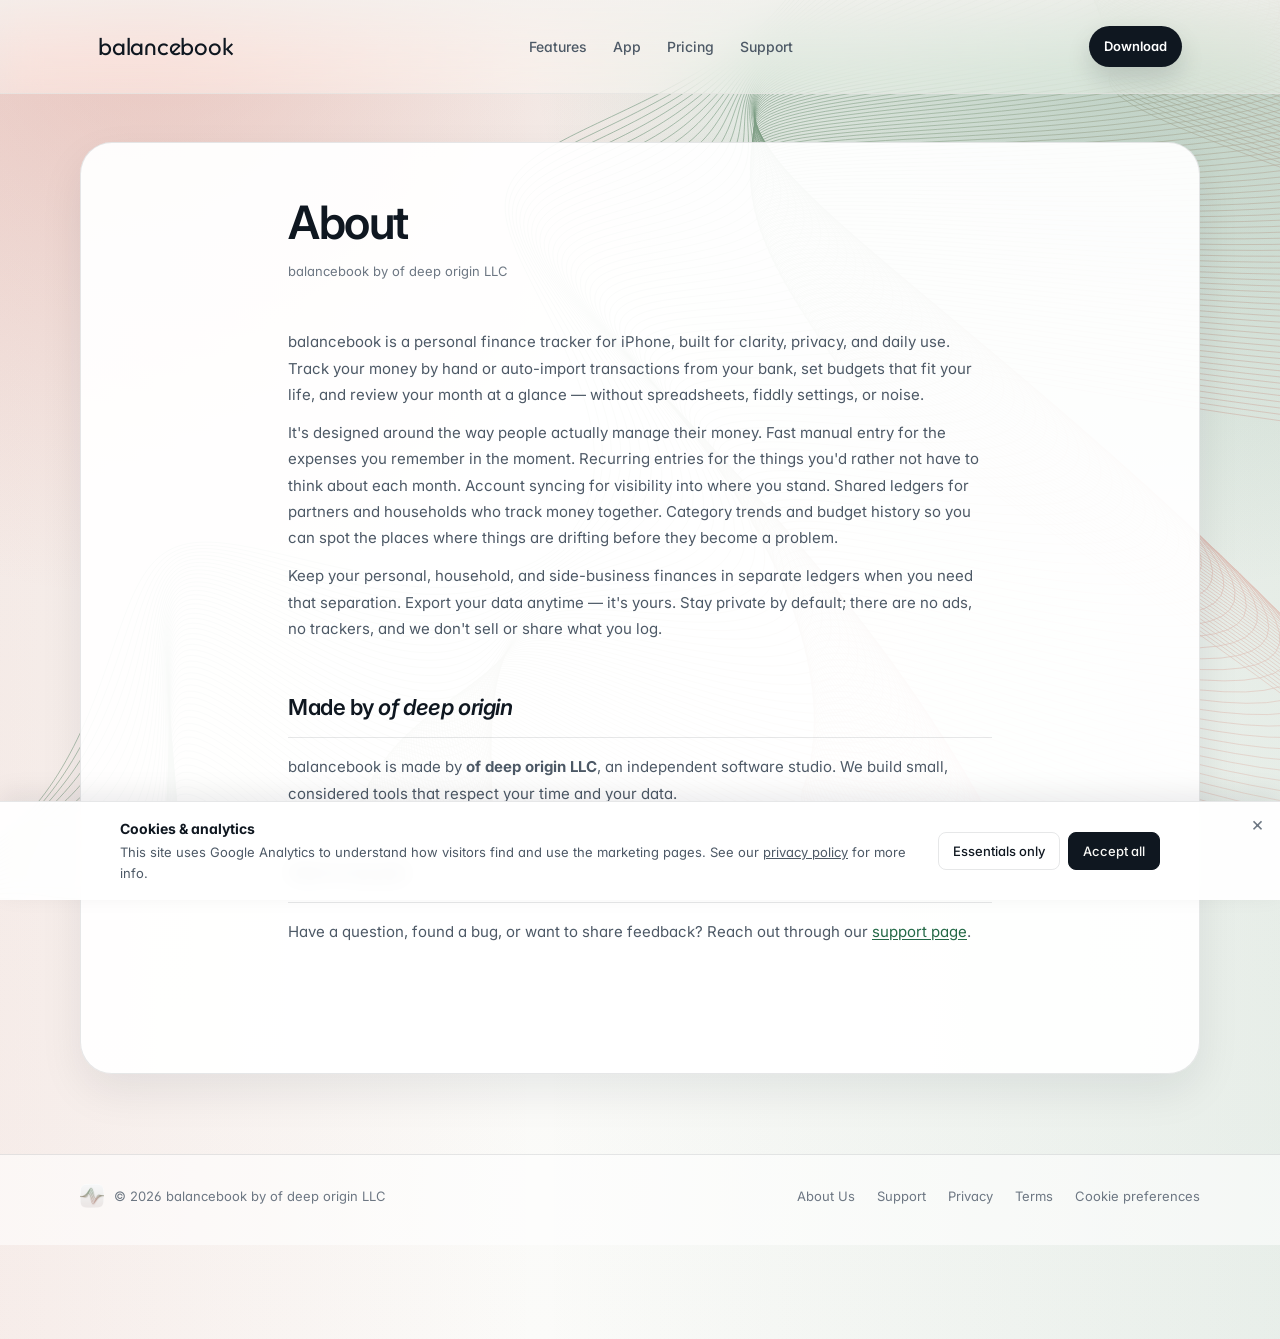
<file: about.html>
<!DOCTYPE html>
<html lang="en">
<head>
  <!-- Google tag (gtag.js) -->
  <script async src="https://www.googletagmanager.com/gtag/js?id=G-QJ42V03KC6"></script>
  <script>
    window.dataLayer = window.dataLayer || [];
    function gtag(){dataLayer.push(arguments);}
    gtag('js', new Date());

    // Consent Mode v2 — default everything to denied. The cookie
    // banner (assets/js/consent.js) flips analytics_storage to
    // granted when the user accepts; until then GA4 only sends
    // cookieless pings. Prior accepts are read from localStorage so
    // the analytics fires on the same page load as the decision.
    gtag('consent', 'default', {
      'ad_storage': 'denied',
      'ad_user_data': 'denied',
      'ad_personalization': 'denied',
      'analytics_storage': 'denied',
      'wait_for_update': 500
    });
    try {
      if (localStorage.getItem('balancebookCookieConsent') === 'granted') {
        gtag('consent', 'update', { 'analytics_storage': 'granted' });
      }
    } catch (_) {}

    gtag('config', 'G-QJ42V03KC6');
  </script>
  <meta charset="UTF-8" />
  <meta name="viewport" content="width=device-width, initial-scale=1.0" />
  <meta name="description" content="balancebook is a private personal finance tracker for iPhone, made by of deep origin LLC." />
  <title>About — balancebook</title>
  <link rel="icon" type="image/png" sizes="32x32" href="/favicon-32.png" />
  <link rel="apple-touch-icon" sizes="180x180" href="/apple-touch-icon.png" />
  <meta name="theme-color" content="#f8f8f5" />
  <script>
    (function () {
      let mode = window.matchMedia('(prefers-color-scheme: dark)').matches ? 'dark' : 'light';
      try {
        const savedMode = window.sessionStorage.getItem('balancebookDisplayMode');
        if (savedMode === 'dark' || savedMode === 'light') mode = savedMode;
      } catch (_) {}
      try { window.localStorage.removeItem('balancebookDisplayMode'); } catch (_) {}
      document.documentElement.setAttribute('data-theme', mode);
      const themeColorMeta = document.querySelector('meta[name="theme-color"]');
      if (themeColorMeta) themeColorMeta.setAttribute('content', mode === 'dark' ? '#0d1217' : '#f8f8f5');
    }());
  </script>
  <link rel="preconnect" href="https://fonts.googleapis.com" />
  <link rel="preconnect" href="https://fonts.gstatic.com" crossorigin />
  <link href="https://fonts.googleapis.com/css2?family=Inter:wght@300;400;500;600;700&family=Outfit:wght@400;500;700&display=swap" rel="stylesheet" />
  <link rel="stylesheet" href="assets/css/site.css" />
  <link rel="stylesheet" href="assets/css/legal.css" />
</head>
<body>
  <div class="lace-backdrop" aria-hidden="true">
    <div class="lace-backdrop__ink"></div>
  </div>
  <script src="assets/js/site.js"></script>
  

  <nav>
    <div class="nav-inner">
      <a href="/" class="brand">
        <span>balancebook</span>
      </a>
      <ul class="nav-links">
        <li><a href="index.html#features">Features</a></li>
        <li><a href="index.html#app">App</a></li>
        <li><a href="index.html#pricing">Pricing</a></li>
        <li><a href="support.html">Support</a></li>
      </ul>
      <a href="#" class="nav-cta">Download</a>
    </div>
  </nav>

  <main class="legal-page">
    <div class="shell">
      <div class="legal-card">
        <div class="content">

    <div class="page-header">
      <h1>About</h1>
      <div class="meta">
        <span>balancebook by of deep origin LLC</span>
      </div>
    </div>

    <div class="section">
      <p>balancebook is a personal finance tracker for iPhone, built for clarity, privacy, and daily use. Track your money by hand or auto-import transactions from your bank, set budgets that fit your life, and review your month at a glance — without spreadsheets, fiddly settings, or noise.</p>
      <p>It's designed around the way people actually manage their money. Fast manual entry for the expenses you remember in the moment. Recurring entries for the things you'd rather not have to think about each month. Account syncing for visibility into where you stand. Shared ledgers for partners and households who track money together. Category trends and budget history so you can spot the places where things are drifting before they become a problem.</p>
      <p>Keep your personal, household, and side-business finances in separate ledgers when you need that separation. Export your data anytime — it's yours. Stay private by default; there are no ads, no trackers, and we don't sell or share what you log.</p>
    </div>

    <div class="section">
      <h2>Made by <em>of deep origin</em></h2>
      <p>balancebook is made by <strong>of deep origin LLC</strong>, an independent software studio. We build small, considered tools that respect your time and your data.</p>
    </div>

    <div class="section">
      <h2>Get in touch</h2>
      <p>Have a question, found a bug, or want to share feedback? Reach out through our <a href="support.html">support page</a>.</p>
    </div>

        </div>
      </div>
    </div>
  </main>

  <footer>
    <div class="shell footer-inner">
      <div class="footer-brand">
        <img src="assets/AppIcon-iOS-Default-1024x1024@1x.png" alt="" data-theme-icon data-light-src="assets/AppIcon-iOS-Default-1024x1024@1x.png" data-dark-src="assets/AppIcon-iOS-Dark-1024x1024@1x.png" />
        <span>© 2026 balancebook by of deep origin LLC</span>
      </div>
      <ul class="footer-links">
        <li><a href="about.html">About Us</a></li>
        <li><a href="support.html">Support</a></li>
        <li><a href="privacy.html">Privacy</a></li>
        <li><a href="terms.html">Terms</a></li>
        <li><a href="#" data-cookie-open>Cookie preferences</a></li>
      </ul>
    </div>
  </footer>


  <!-- Cookie consent banner. Hidden until consent.js shows it on first
       visit; user choice persists in localStorage. -->
  <aside class="cookie-banner" id="cookieBanner" hidden>
    <button type="button" class="cookie-banner-close" data-cookie-action="dismiss" aria-label="Close cookie banner">&times;</button>
    <div class="cookie-banner-inner">
      <div class="cookie-banner-text">
        <strong>Cookies &amp; analytics</strong>
        <p>This site uses Google Analytics to understand how visitors find and use the marketing pages. See our <a href="privacy.html#cookies">privacy policy</a> for more info.</p>
      </div>
      <div class="cookie-banner-actions">
        <button type="button" data-cookie-action="essential">Essentials only</button>
        <button type="button" data-cookie-action="accept" class="primary">Accept all</button>
      </div>
    </div>
  </aside>
  <script src="assets/js/consent.js" defer></script>
</body>
</html>
</file>
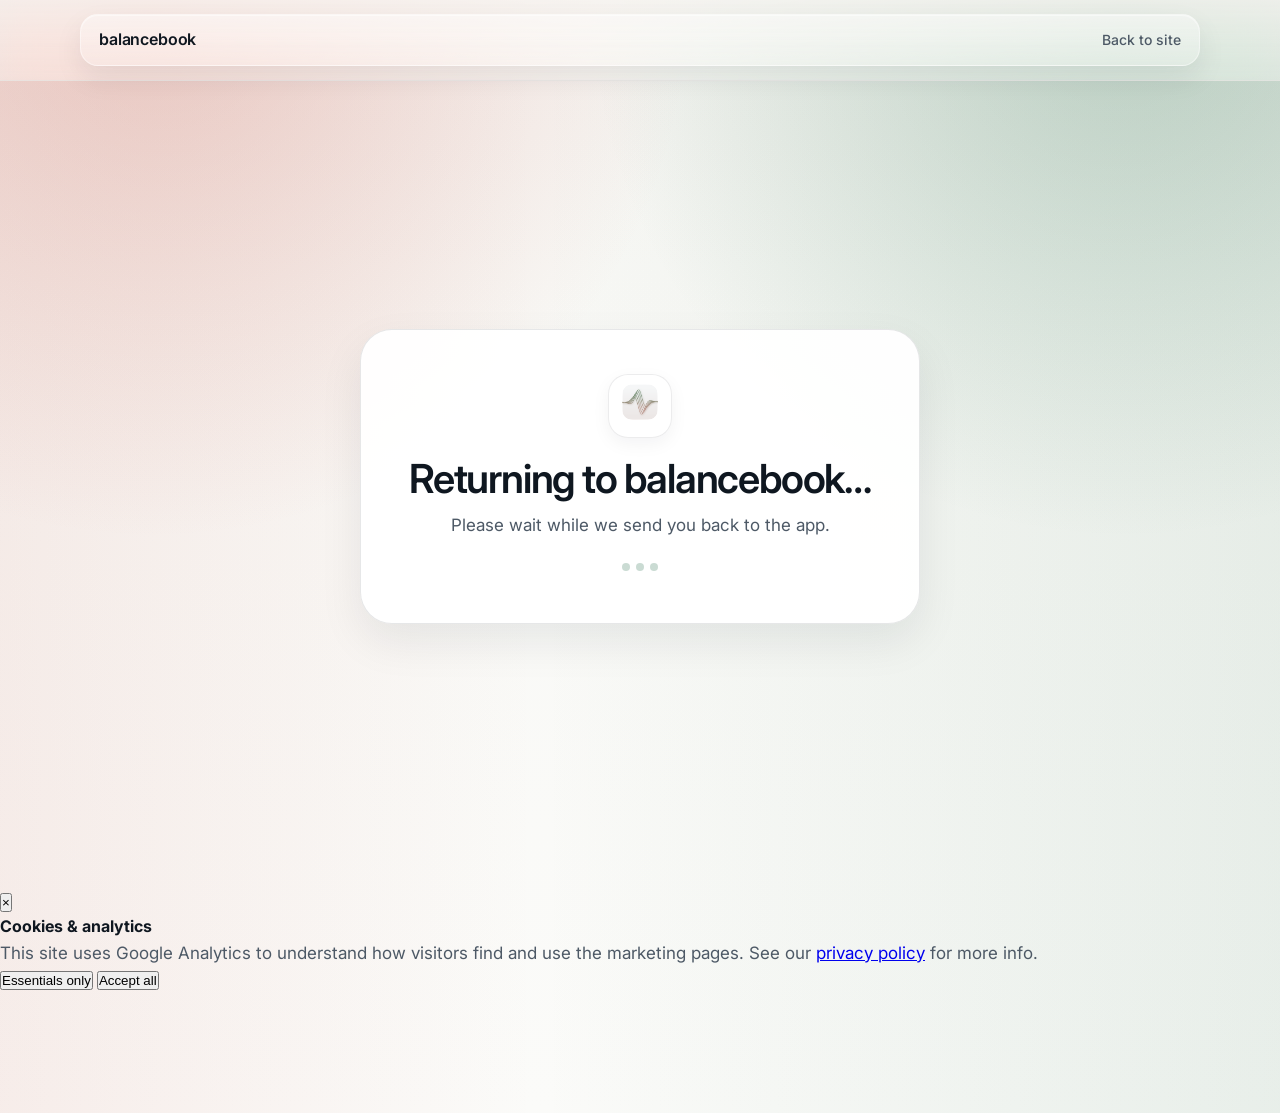
<file: oauth-redirect.html>
<!DOCTYPE html>
<html lang="en">
<head>
  <!-- Google tag (gtag.js) -->
  <script async src="https://www.googletagmanager.com/gtag/js?id=G-QJ42V03KC6"></script>
  <script>
    window.dataLayer = window.dataLayer || [];
    function gtag(){dataLayer.push(arguments);}
    gtag('js', new Date());

    // Consent Mode v2 — default everything to denied. The cookie
    // banner (assets/js/consent.js) flips analytics_storage to
    // granted when the user accepts; until then GA4 only sends
    // cookieless pings. Prior accepts are read from localStorage so
    // the analytics fires on the same page load as the decision.
    gtag('consent', 'default', {
      'ad_storage': 'denied',
      'ad_user_data': 'denied',
      'ad_personalization': 'denied',
      'analytics_storage': 'denied',
      'wait_for_update': 500
    });
    try {
      if (localStorage.getItem('balancebookCookieConsent') === 'granted') {
        gtag('consent', 'update', { 'analytics_storage': 'granted' });
      }
    } catch (_) {}

    gtag('config', 'G-QJ42V03KC6');
  </script>
  <meta charset="UTF-8" />
  <meta name="viewport" content="width=device-width, initial-scale=1.0" />
  <title>Returning to balancebook…</title>
  <link rel="icon" type="image/png" sizes="32x32" href="/favicon-32.png" />
  <link rel="apple-touch-icon" sizes="180x180" href="/apple-touch-icon.png" />
  <meta name="theme-color" content="#f8f8f5" />
  <link rel="preconnect" href="https://fonts.googleapis.com" />
  <link rel="preconnect" href="https://fonts.gstatic.com" crossorigin />
  <link href="https://fonts.googleapis.com/css2?family=Inter:wght@400;500;600;700&family=Outfit:wght@400;500;700&display=swap" rel="stylesheet" />
  <style>
    *, *::before, *::after { box-sizing: border-box; margin: 0; padding: 0; }

    :root {
      --ink: #0f1720;
      --body: #4d5966;
      --muted: #6d7783;
      --line: rgba(15, 23, 32, 0.1);
      --surface: rgba(255, 255, 255, 0.82);
      --surface-strong: rgba(255, 255, 255, 0.94);
      --accent: #236846;
      --shadow-sm: 0 6px 18px rgba(15, 23, 32, 0.05);
      --shadow-md: 0 18px 44px rgba(15, 23, 32, 0.08);
      --max: 1120px;
    }

    @media (prefers-color-scheme: dark) {
      :root {
        --ink: #edf2f7;
        --body: #b5c0cb;
        --muted: #8f9baa;
        --line: rgba(255, 255, 255, 0.1);
        --surface: rgba(17, 24, 31, 0.82);
        --surface-strong: rgba(20, 27, 34, 0.94);
        --accent: #6abb8e;
        --shadow-sm: 0 8px 24px rgba(0, 0, 0, 0.24);
        --shadow-md: 0 20px 52px rgba(0, 0, 0, 0.34);
      }
    }

    html { color-scheme: light dark; }

    body {
      min-height: 100vh;
      font-family: 'Inter', -apple-system, BlinkMacSystemFont, "Segoe UI", sans-serif;
      color: var(--ink);
      line-height: 1.6;
      -webkit-font-smoothing: antialiased;
      text-rendering: optimizeLegibility;
      background:
        radial-gradient(circle at 12% 0%, rgba(201, 92, 78, 0.26), transparent 34%),
        radial-gradient(circle at 88% 0%, rgba(41, 113, 77, 0.24), transparent 34%),
        linear-gradient(90deg, rgba(201, 92, 78, 0.09) 0%, rgba(248, 248, 245, 0) 42%, rgba(41, 113, 77, 0.09) 100%),
        linear-gradient(180deg, #f6f4f1 0%, #f8f8f5 24%, #fbfbf9 100%);
    }

    @media (prefers-color-scheme: dark) {
      body {
        background:
          radial-gradient(circle at 12% 0%, rgba(201, 92, 78, 0.18), transparent 32%),
          radial-gradient(circle at 88% 0%, rgba(41, 113, 77, 0.18), transparent 32%),
          linear-gradient(90deg, rgba(201, 92, 78, 0.07) 0%, rgba(13, 18, 23, 0) 42%, rgba(41, 113, 77, 0.07) 100%),
          linear-gradient(180deg, #0d1217 0%, #10161c 24%, #121920 100%);
      }
    }

    .shell {
      width: min(calc(100% - 40px), var(--max));
      margin: 0 auto;
    }

    nav {
      position: sticky;
      top: 0;
      z-index: 10;
      padding: 14px 0;
      background: linear-gradient(180deg, rgba(246, 244, 241, 0.82), rgba(248, 248, 245, 0.46));
      backdrop-filter: blur(18px) saturate(160%);
      -webkit-backdrop-filter: blur(18px) saturate(160%);
      border-bottom: 1px solid rgba(15, 23, 32, 0.05);
    }

    .nav-inner {
      width: min(calc(100% - 40px), var(--max));
      margin: 0 auto;
      display: flex;
      align-items: center;
      justify-content: space-between;
      gap: 24px;
      padding: 12px 18px;
      border-radius: 18px;
      background: linear-gradient(180deg, rgba(255, 255, 255, 0.42), rgba(255, 255, 255, 0.2));
      border: 1px solid rgba(255, 255, 255, 0.42);
      box-shadow: inset 0 1px 0 rgba(255, 255, 255, 0.42), 0 12px 28px rgba(15, 23, 32, 0.08);
    }

    @media (prefers-color-scheme: dark) {
      nav {
        background: linear-gradient(180deg, rgba(13, 18, 23, 0.84), rgba(13, 18, 23, 0.48));
        border-bottom-color: rgba(255, 255, 255, 0.04);
      }

      .nav-inner {
        background: linear-gradient(180deg, rgba(23, 31, 40, 0.9), rgba(18, 25, 32, 0.76));
        border-color: rgba(255, 255, 255, 0.08);
        box-shadow: inset 0 1px 0 rgba(255, 255, 255, 0.06), 0 16px 36px rgba(0, 0, 0, 0.26);
      }
    }

    .brand {
      display: inline-flex;
      align-items: center;
      gap: 10px;
      color: var(--ink);
      text-decoration: none;
      font-size: 16px;
      font-weight: 600;
      letter-spacing: -0.01em;
    }

    .brand img {
      width: 28px;
      height: 28px;
      border-radius: 7px;
      box-shadow: 0 8px 20px rgba(15, 23, 32, 0.1);
    }

    .back-link {
      color: var(--body);
      text-decoration: none;
      font-size: 14px;
      font-weight: 500;
    }

    .back-link:hover { color: var(--ink); }

    main {
      min-height: calc(100vh - 92px);
      display: grid;
      place-items: center;
      padding: 40px 0 56px;
    }

    .redirect-card {
      width: min(100%, 560px);
      padding: 44px 32px;
      text-align: center;
      background: var(--surface-strong);
      border: 1px solid var(--line);
      border-radius: 32px;
      box-shadow: var(--shadow-md);
    }

    .icon-wrap {
      width: 64px;
      height: 64px;
      margin: 0 auto 20px;
      display: grid;
      place-items: center;
      border-radius: 20px;
      background: rgba(255, 255, 255, 0.7);
      border: 1px solid rgba(15, 23, 32, 0.08);
      box-shadow: var(--shadow-sm);
    }

    @media (prefers-color-scheme: dark) {
      .icon-wrap {
        background: rgba(255, 255, 255, 0.04);
        border-color: rgba(255, 255, 255, 0.08);
      }
    }

    .icon-wrap img {
      width: 36px;
      height: 36px;
      border-radius: 10px;
    }

    h1 {
      font-size: clamp(30px, 4vw, 40px);
      line-height: 1.05;
      letter-spacing: -0.03em;
      font-weight: 600;
      margin-bottom: 12px;
    }

    p {
      font-size: 17px;
      color: var(--body);
    }

    .dots {
      display: inline-flex;
      gap: 6px;
      margin-top: 24px;
    }

    .dots span {
      width: 8px;
      height: 8px;
      border-radius: 999px;
      background: var(--accent);
      opacity: 0.24;
      animation: pulse 1.2s infinite ease-in-out;
    }

    .dots span:nth-child(2) { animation-delay: 0.15s; }
    .dots span:nth-child(3) { animation-delay: 0.3s; }

    @keyframes pulse {
      0%, 80%, 100% { opacity: 0.24; transform: scale(0.92); }
      40% { opacity: 1; transform: scale(1); }
    }

    @media (max-width: 560px) {
      .nav-inner { padding: 10px 14px; }
      .redirect-card {
        padding: 34px 22px;
        border-radius: 24px;
      }
      p { font-size: 16px; }
    }
  </style>
</head>
<body>
  <nav>
    <div class="nav-inner">
      <a href="/" class="brand">
        <span>balancebook</span>
      </a>
      <a href="/" class="back-link">Back to site</a>
    </div>
  </nav>

  <main class="shell">
    <section class="redirect-card" aria-live="polite">
      <div class="icon-wrap" aria-hidden="true">
        <picture>
          <source srcset="assets/AppIcon-iOS-Dark-1024x1024@1x.png" media="(prefers-color-scheme: dark)" />
          <img src="assets/AppIcon-iOS-Default-1024x1024@1x.png" alt="" />
        </picture>
      </div>
      <h1>Returning to balancebook…</h1>
      <p>Please wait while we send you back to the app.</p>
      <div class="dots" aria-hidden="true">
        <span></span>
        <span></span>
        <span></span>
      </div>
    </section>
  </main>

  <!-- Cookie consent banner. Hidden until consent.js shows it on first
       visit; user choice persists in localStorage. -->
  <aside class="cookie-banner" id="cookieBanner" hidden>
    <button type="button" class="cookie-banner-close" data-cookie-action="dismiss" aria-label="Close cookie banner">&times;</button>
    <div class="cookie-banner-inner">
      <div class="cookie-banner-text">
        <strong>Cookies &amp; analytics</strong>
        <p>This site uses Google Analytics to understand how visitors find and use the marketing pages. See our <a href="privacy.html#cookies">privacy policy</a> for more info.</p>
      </div>
      <div class="cookie-banner-actions">
        <button type="button" data-cookie-action="essential">Essentials only</button>
        <button type="button" data-cookie-action="accept" class="primary">Accept all</button>
      </div>
    </div>
  </aside>
  <script src="assets/js/consent.js" defer></script>
</body>
</html>
</file>
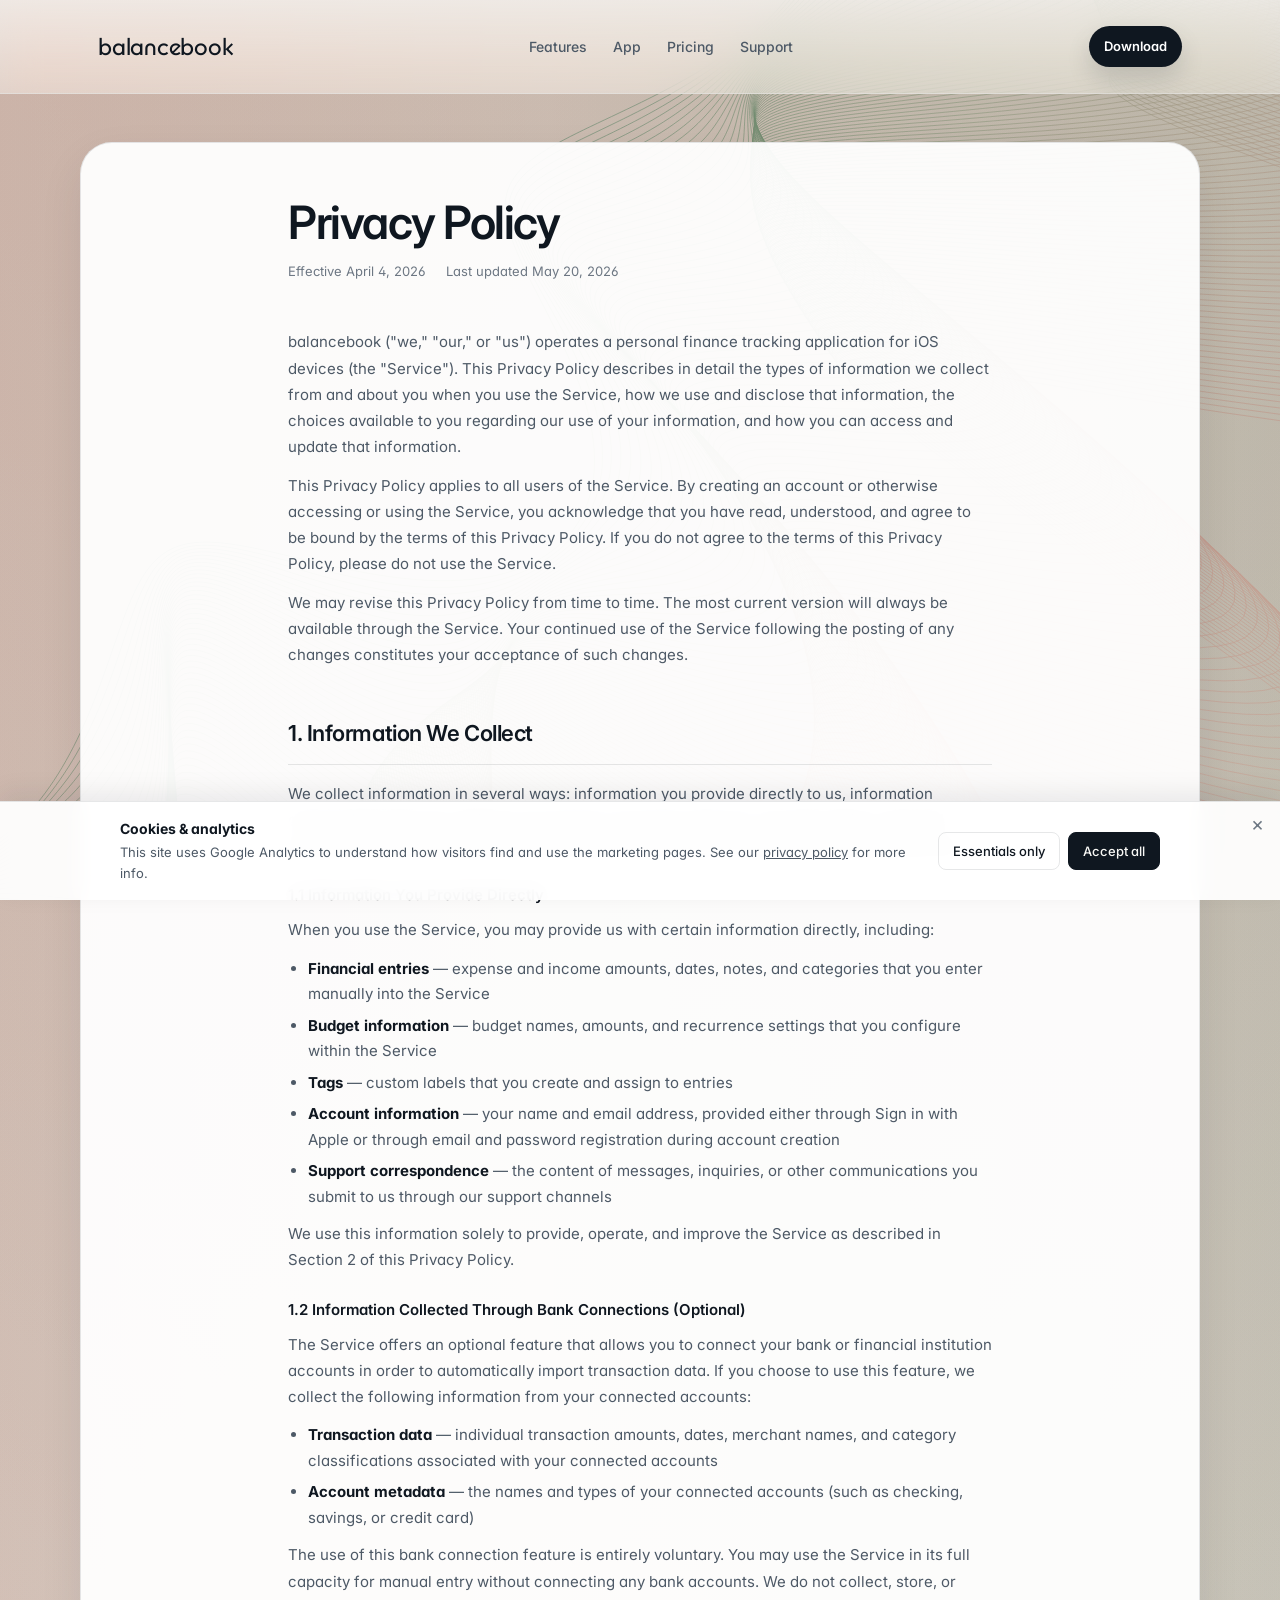
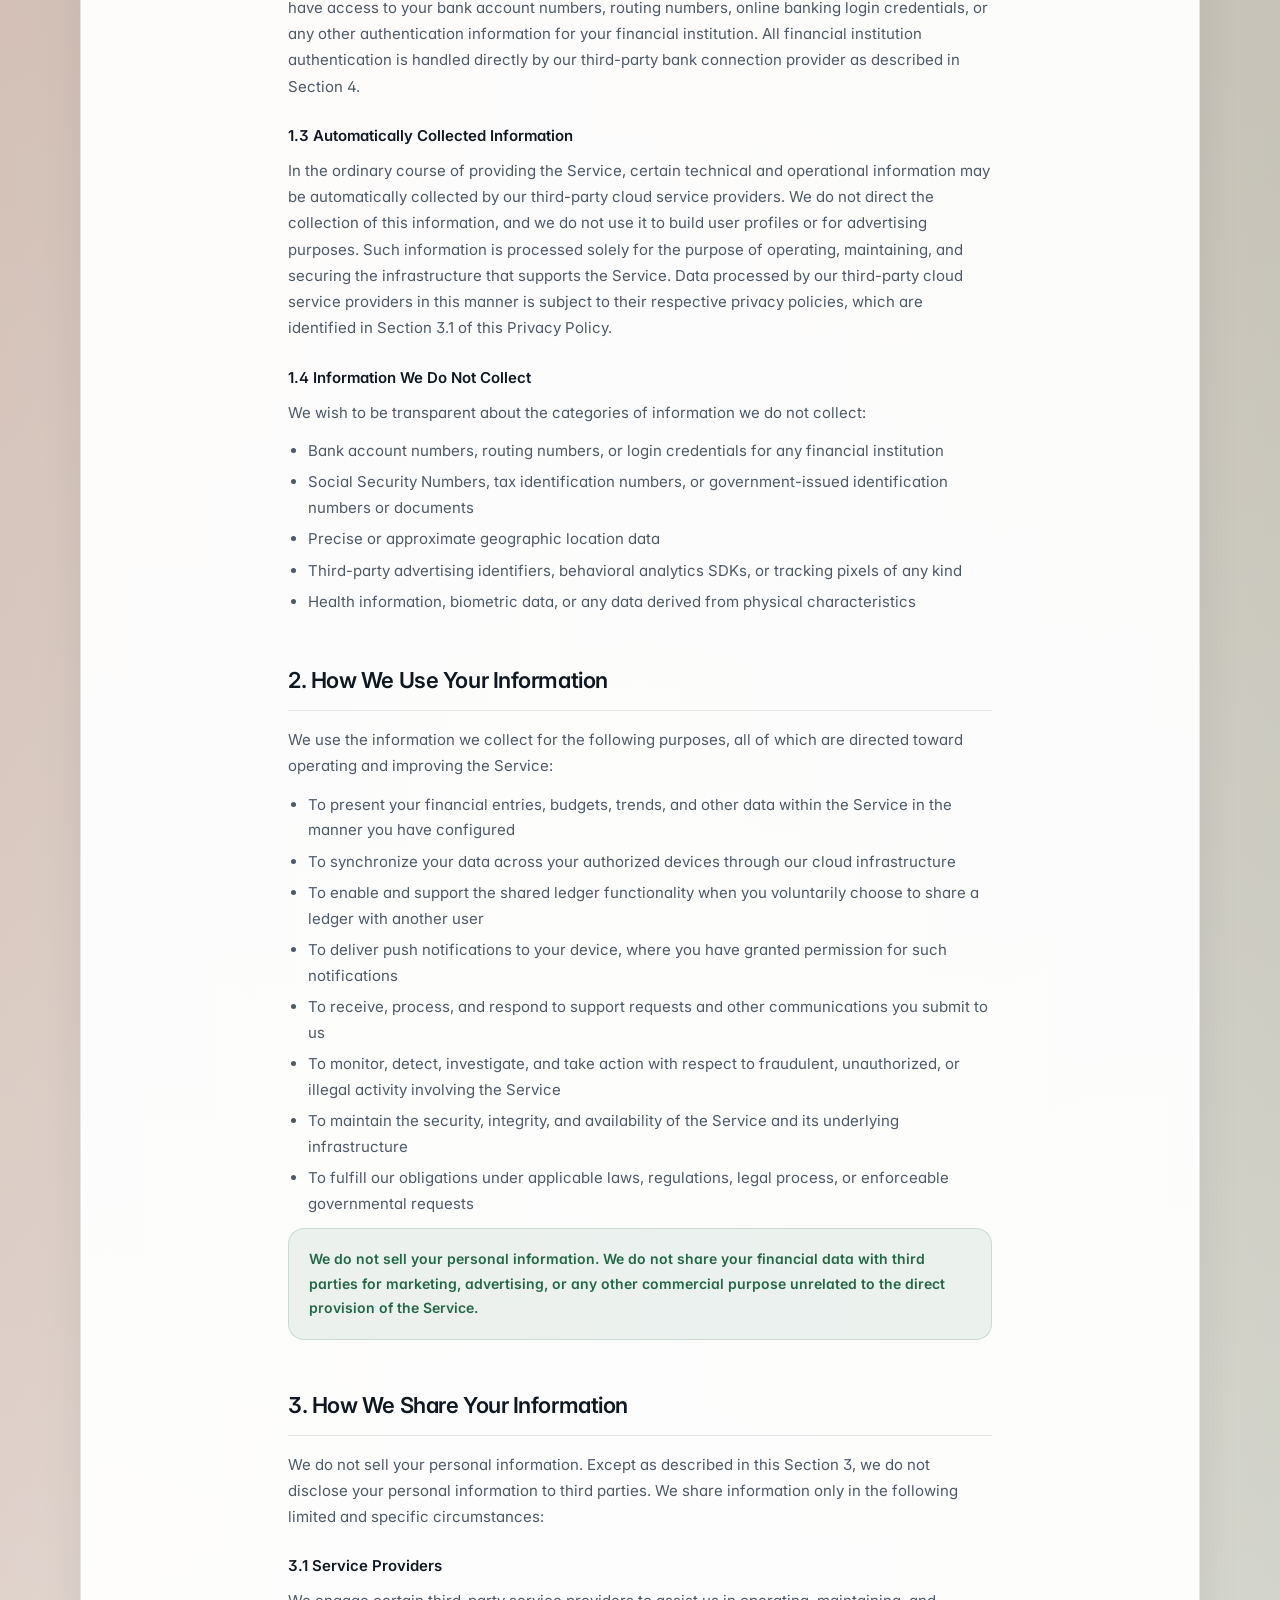
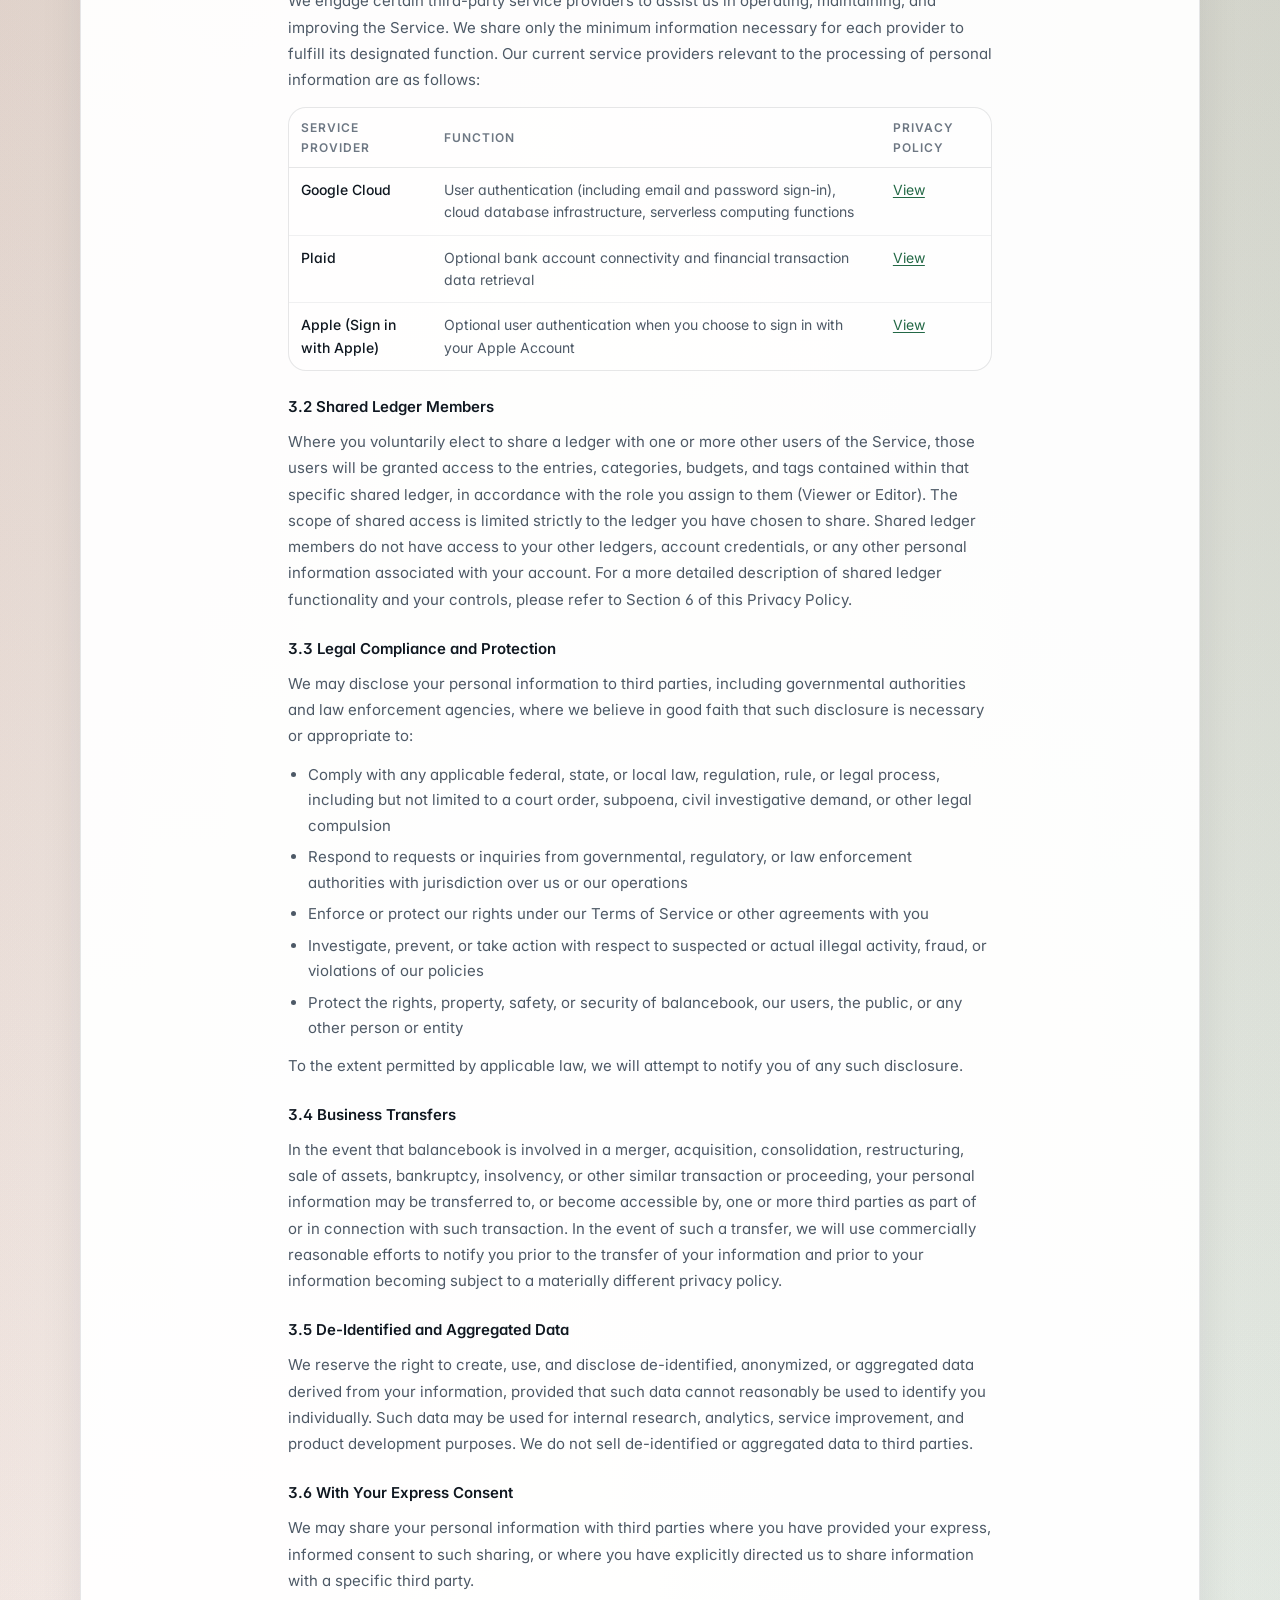
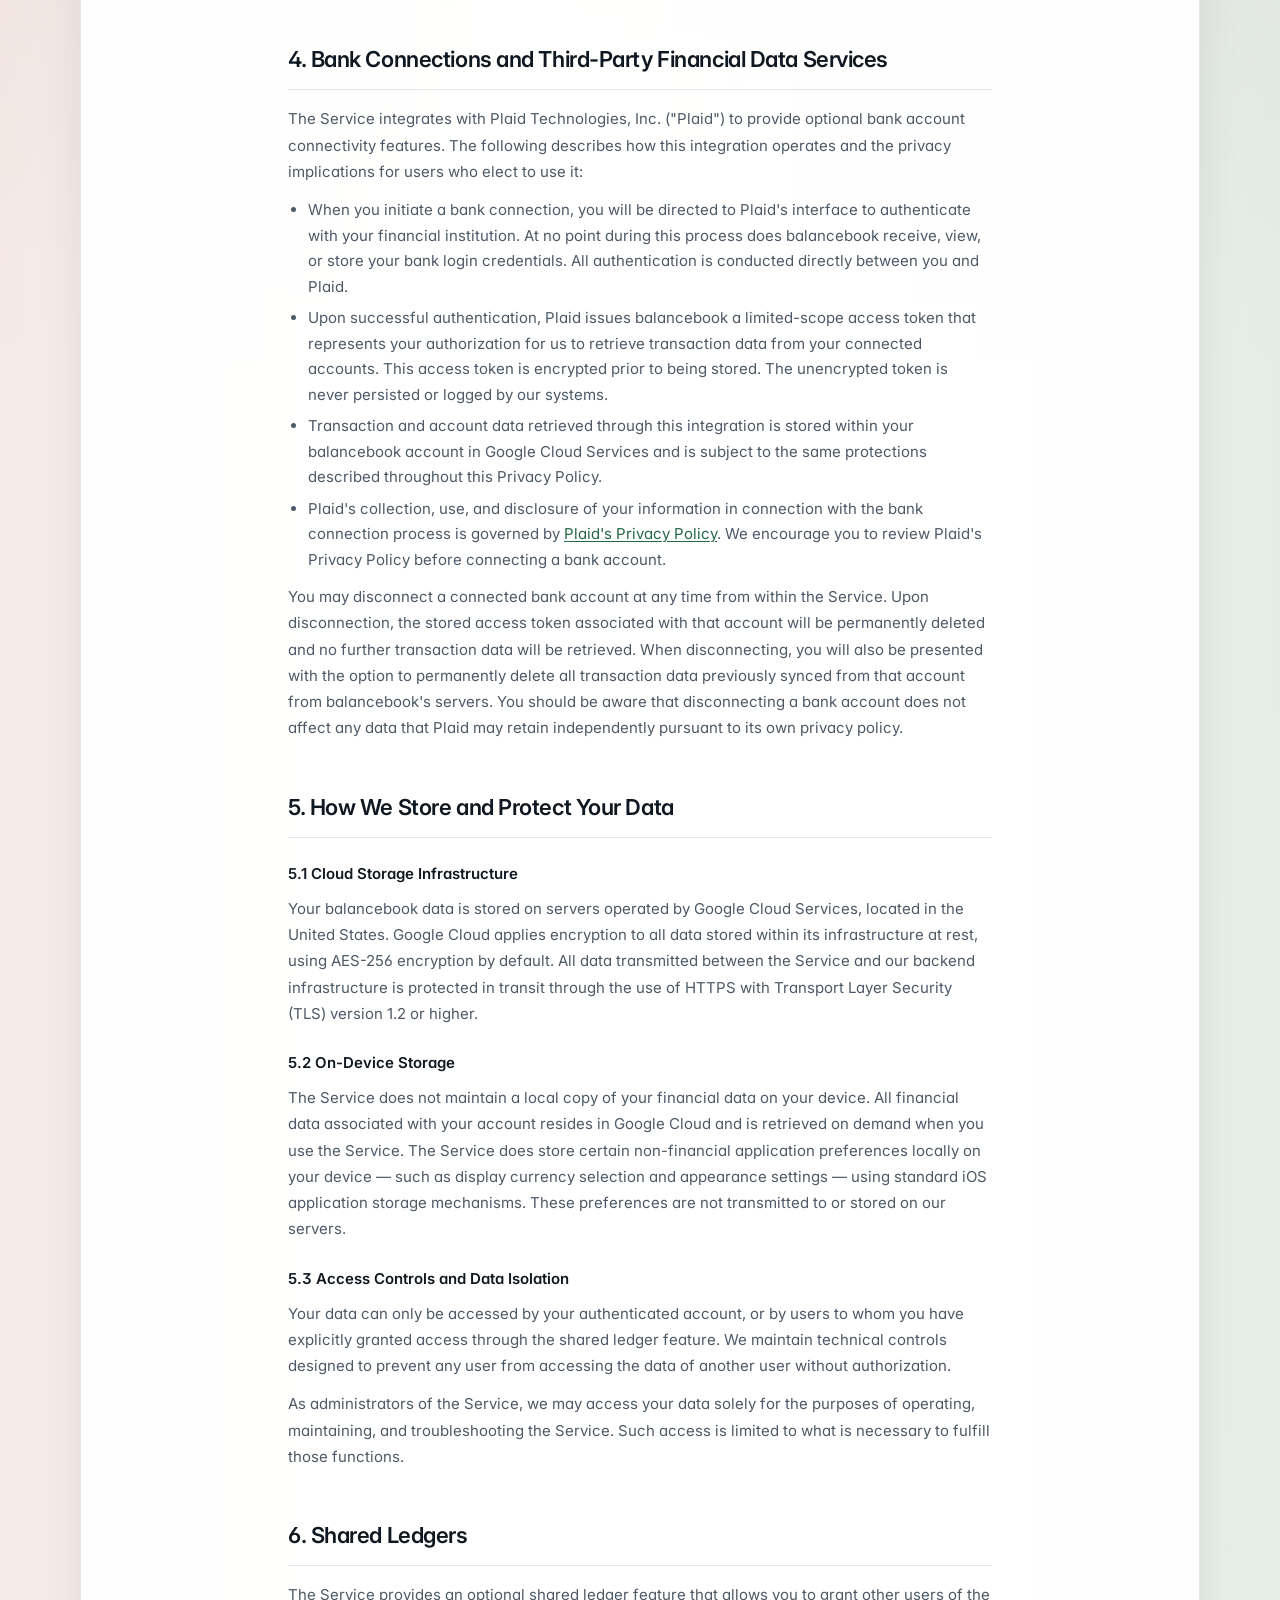
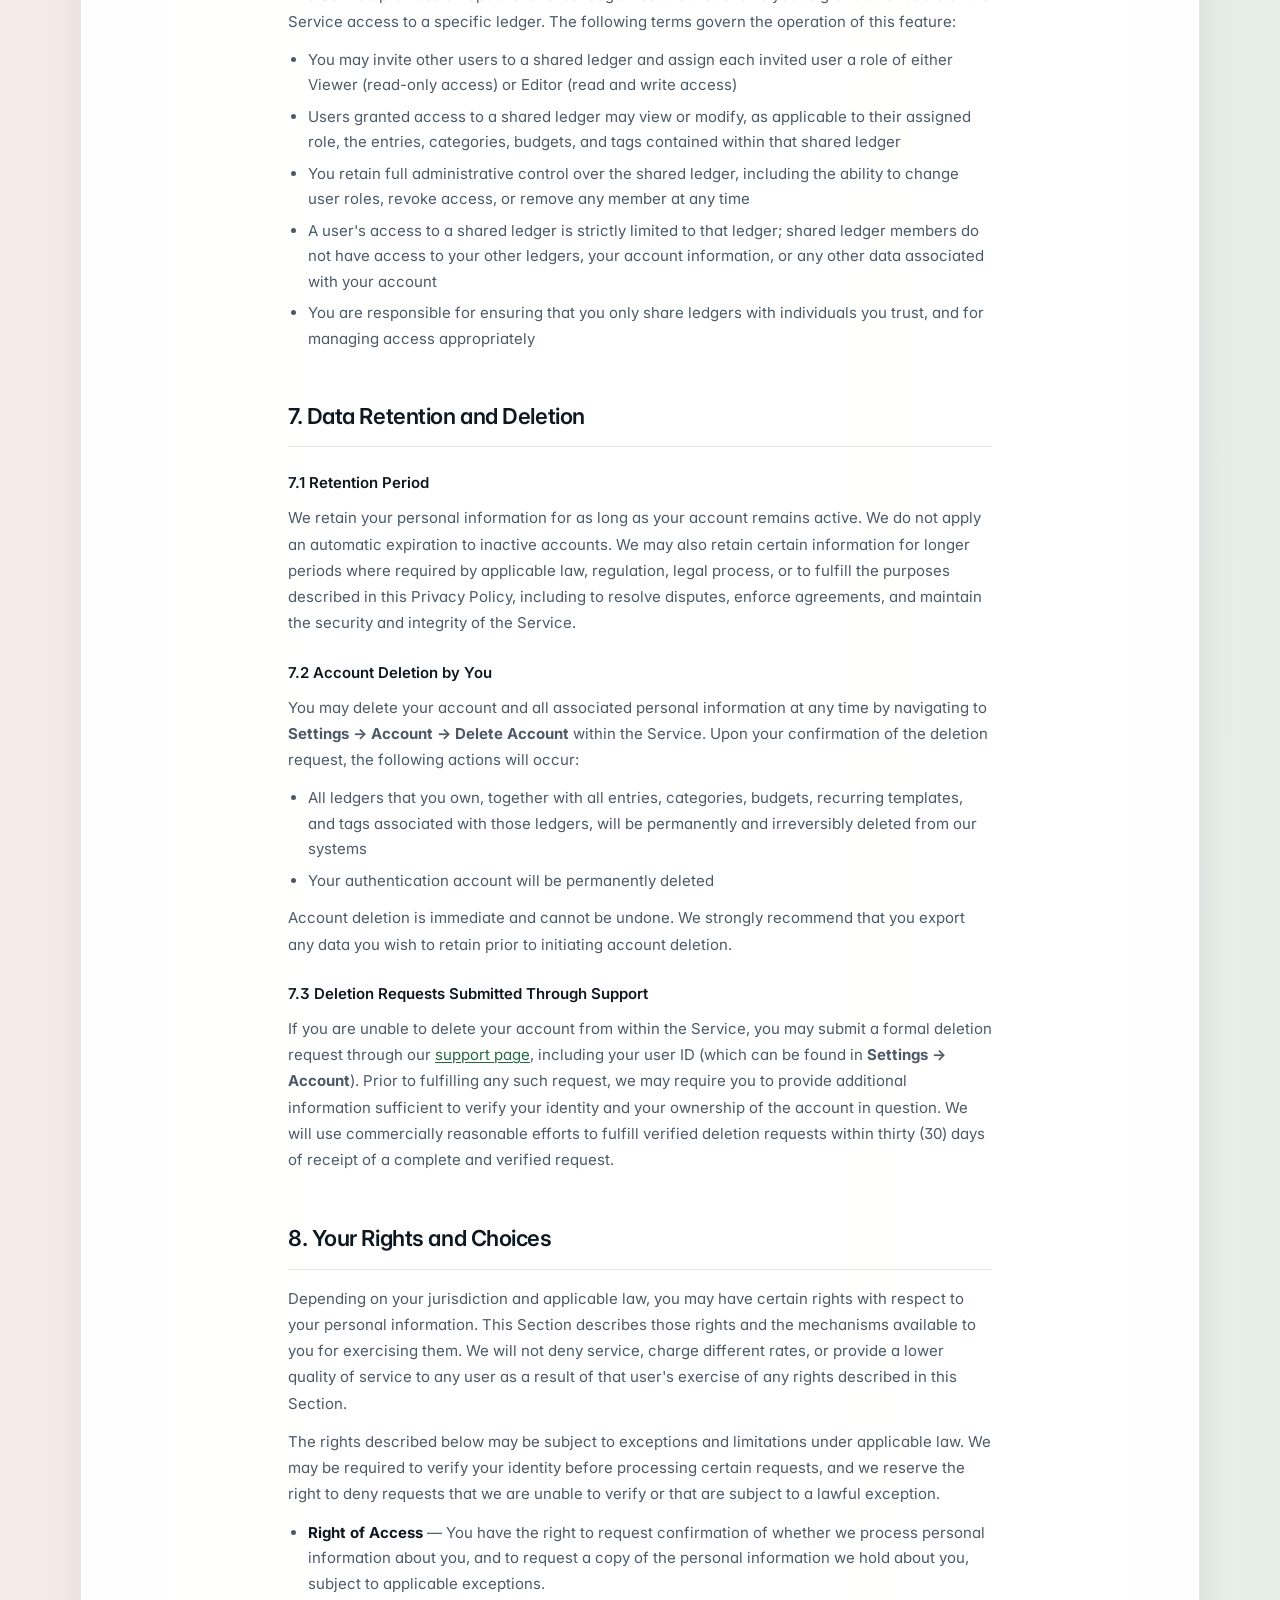
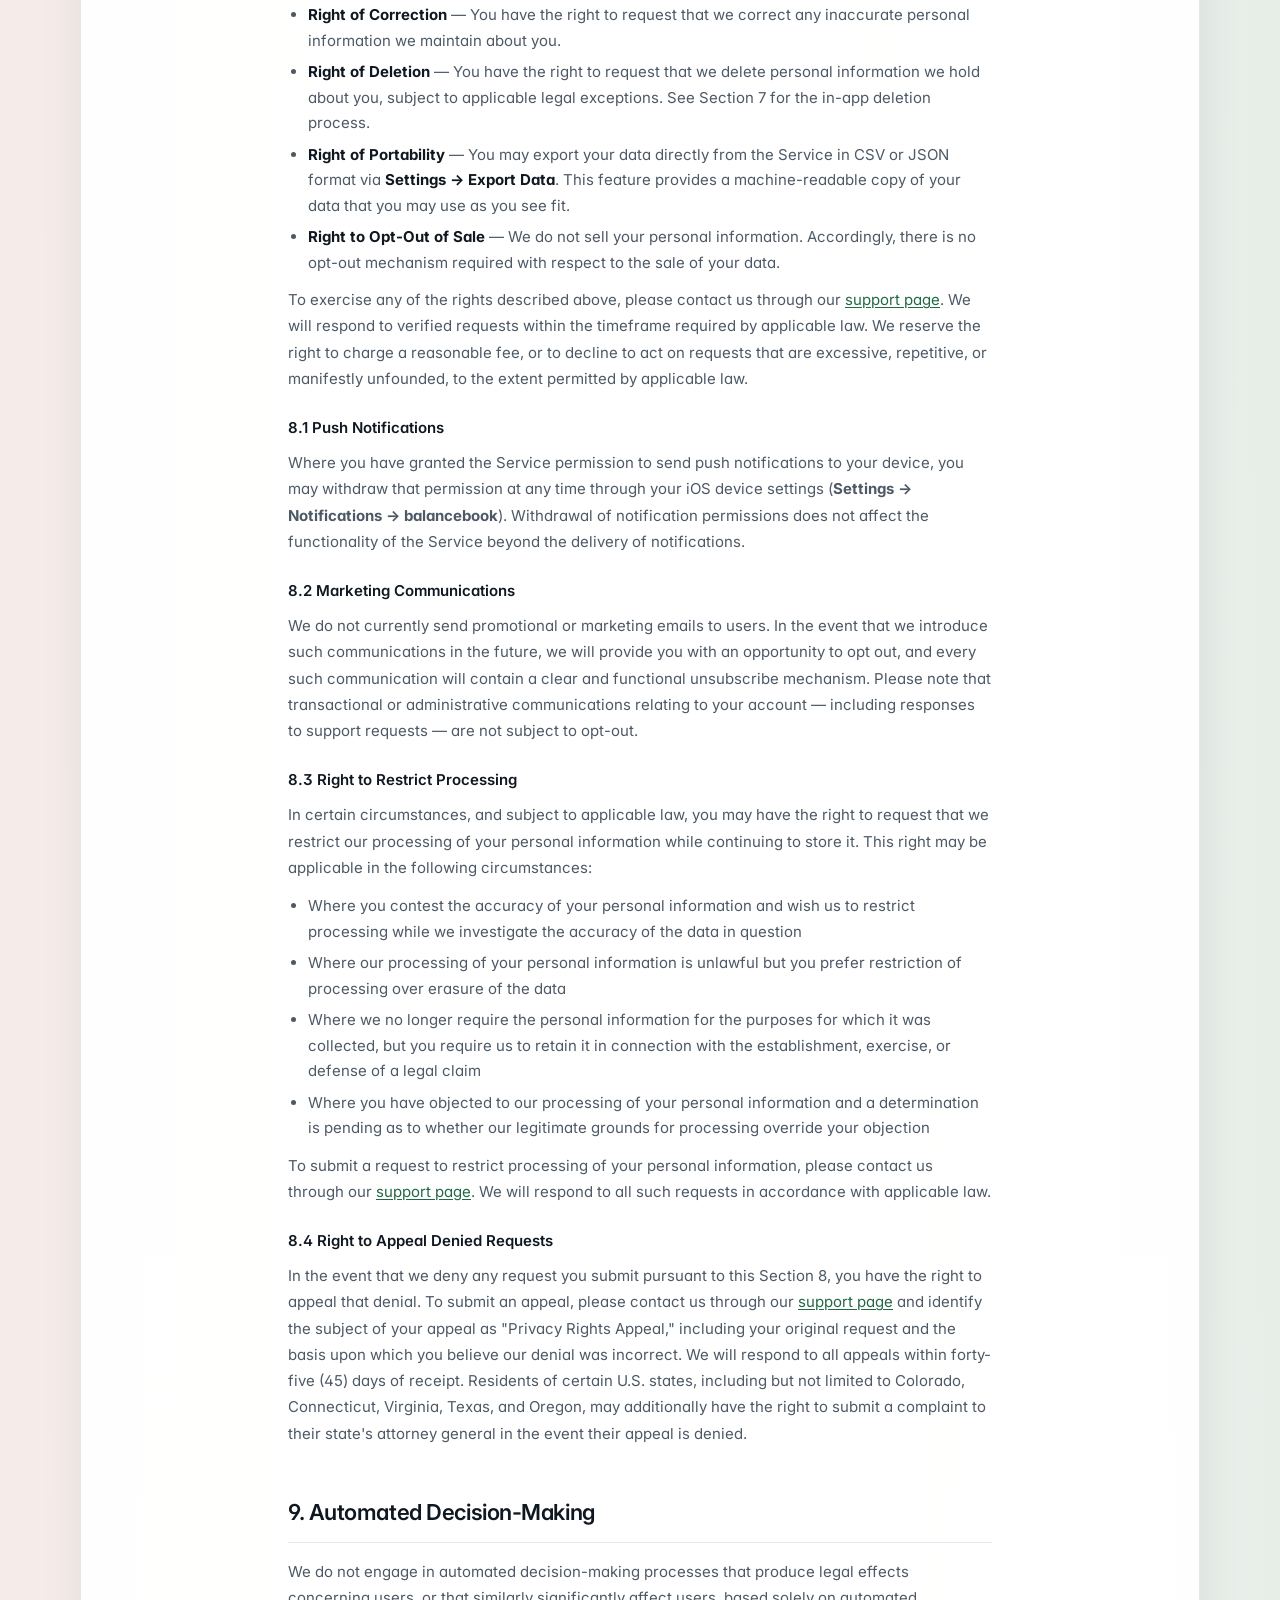
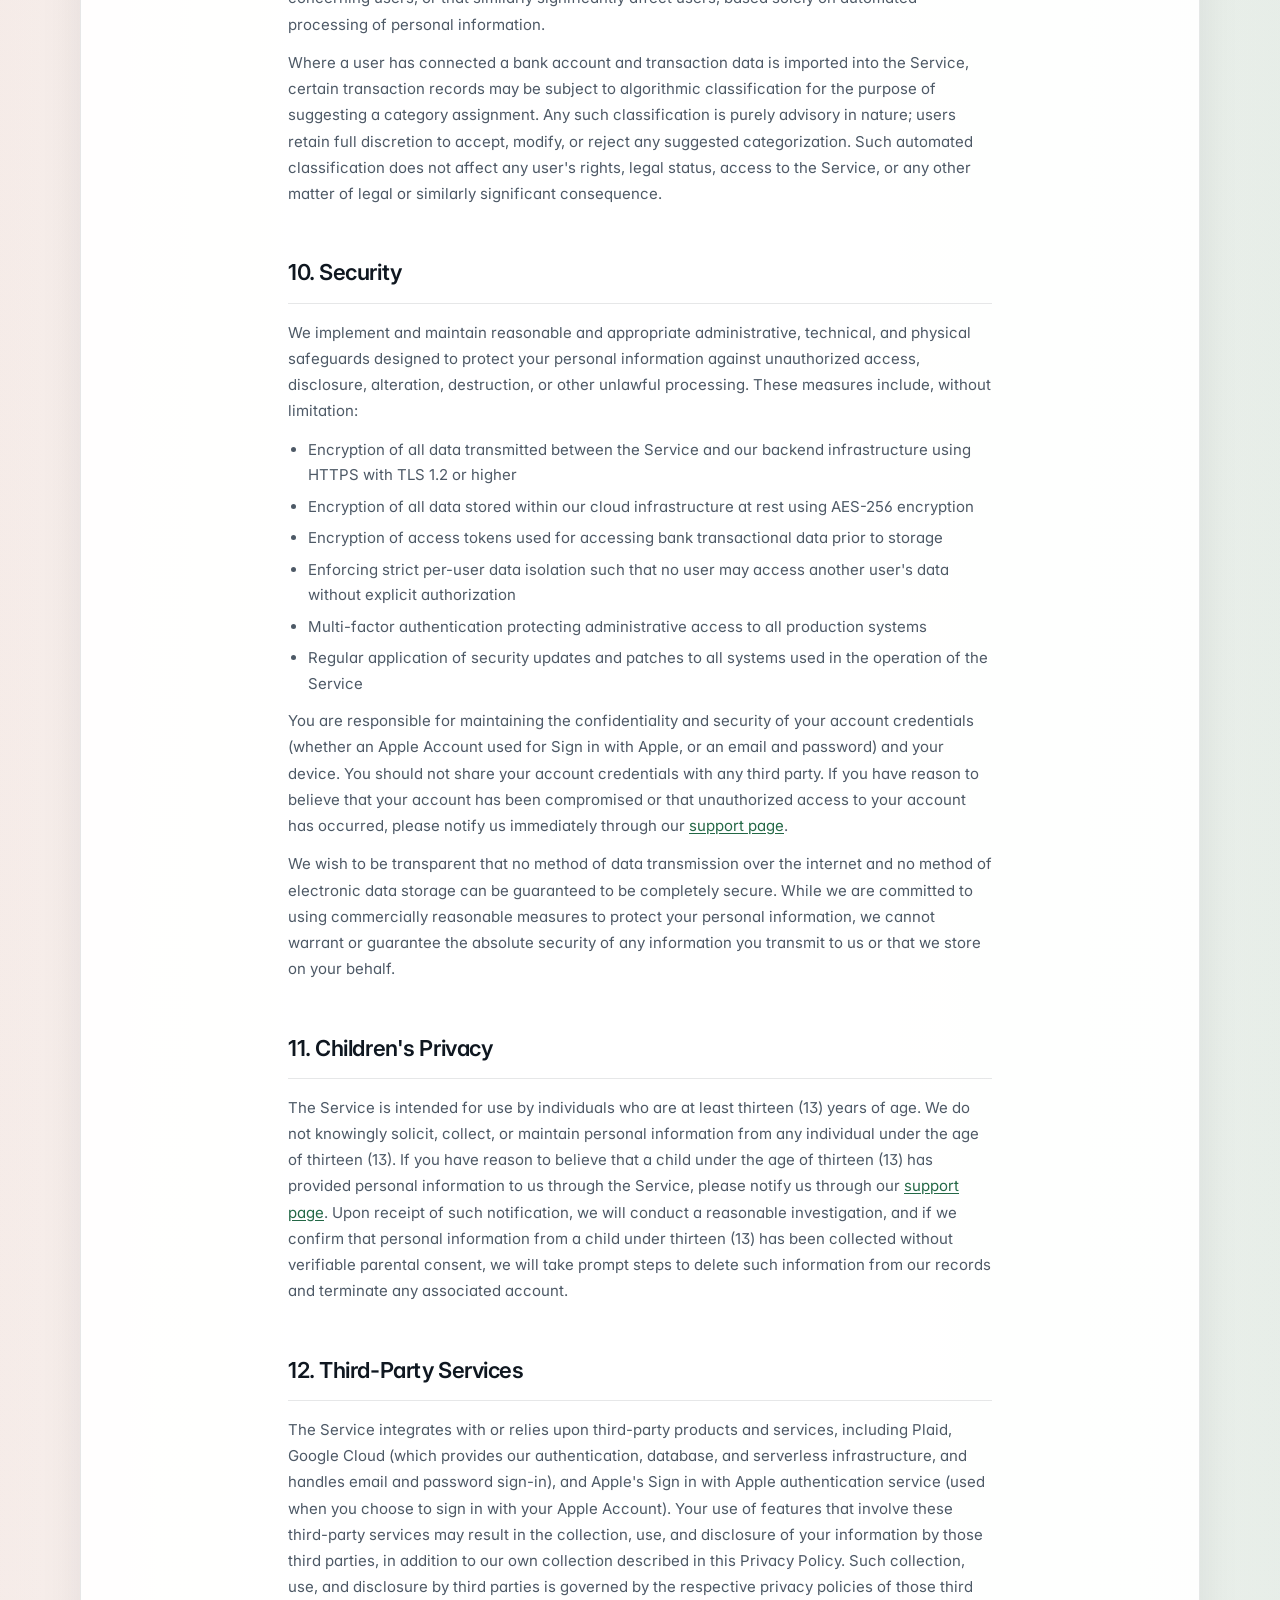
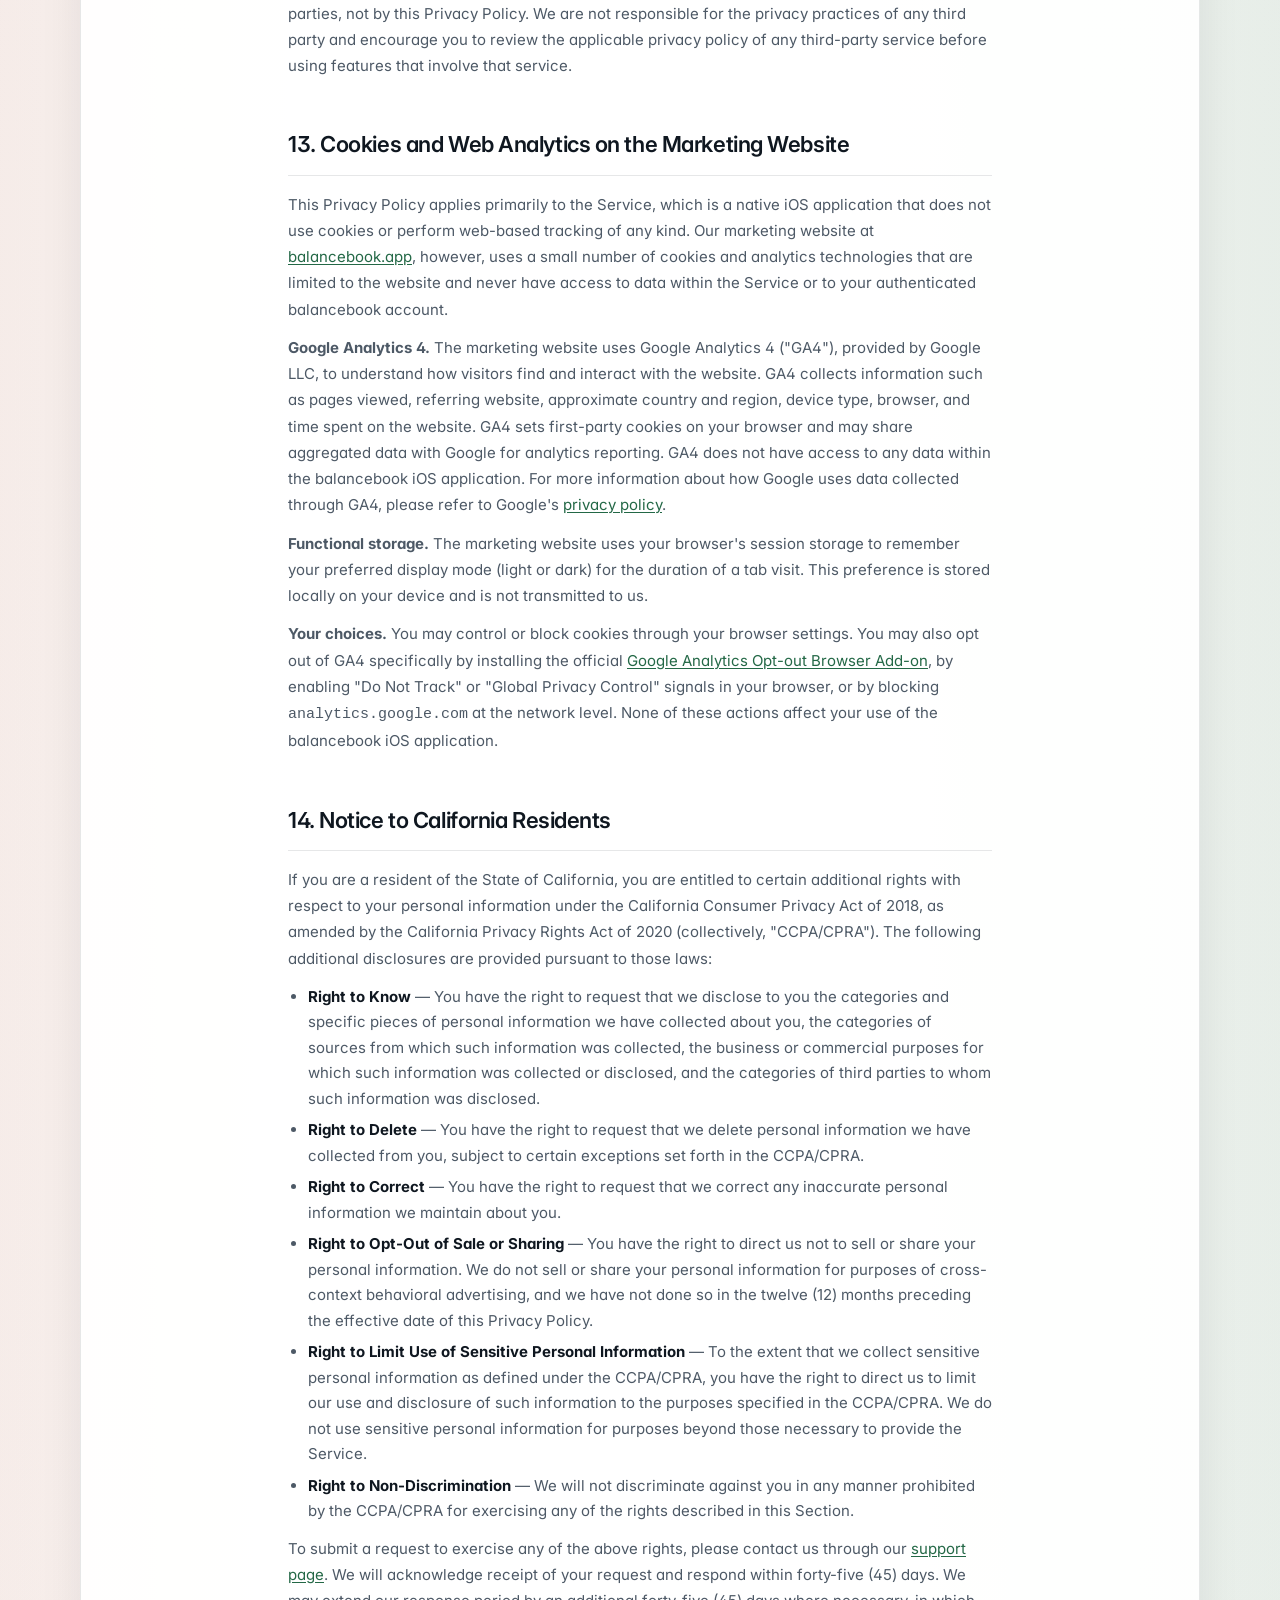
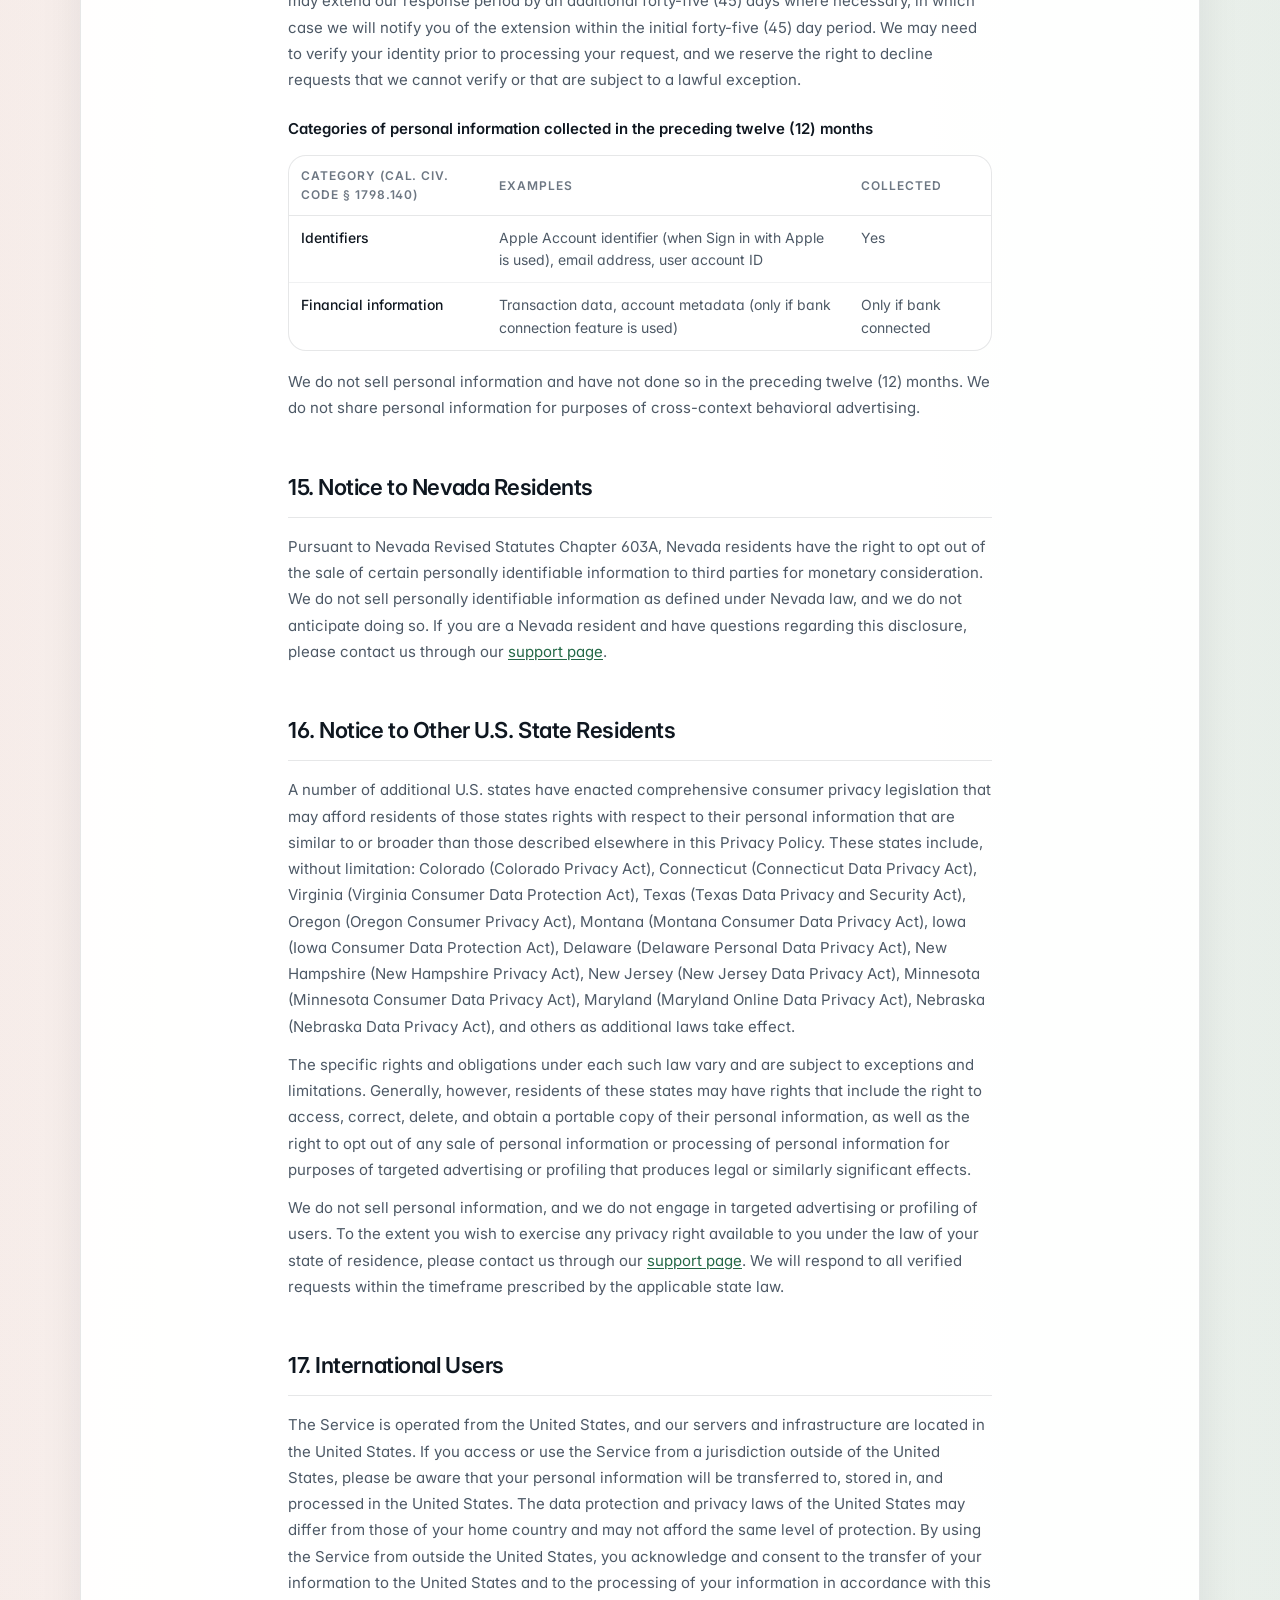
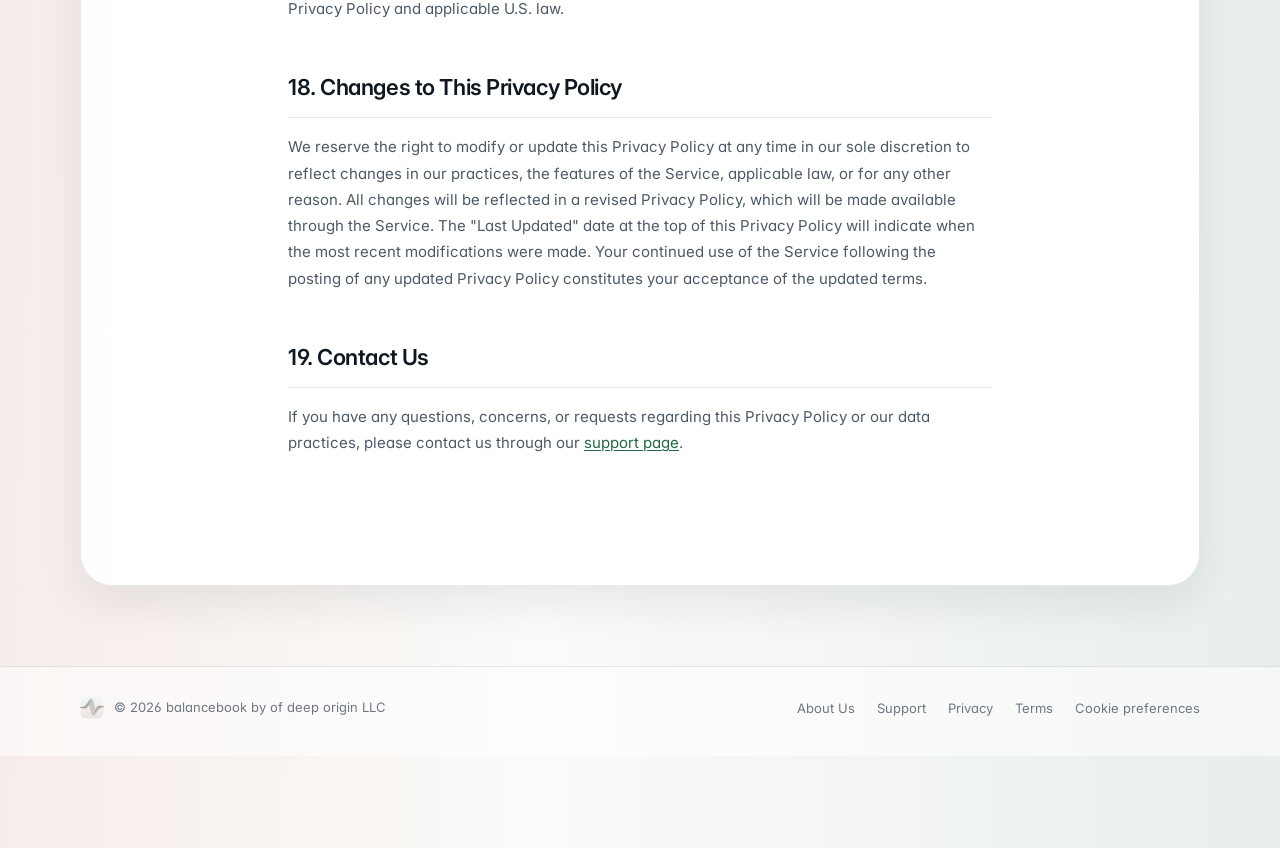
<file: privacy.html>
<!DOCTYPE html>
<html lang="en">
<head>
  <!-- Google tag (gtag.js) -->
  <script async src="https://www.googletagmanager.com/gtag/js?id=G-QJ42V03KC6"></script>
  <script>
    window.dataLayer = window.dataLayer || [];
    function gtag(){dataLayer.push(arguments);}
    gtag('js', new Date());

    // Consent Mode v2 — default everything to denied. The cookie
    // banner (assets/js/consent.js) flips analytics_storage to
    // granted when the user accepts; until then GA4 only sends
    // cookieless pings. Prior accepts are read from localStorage so
    // the analytics fires on the same page load as the decision.
    gtag('consent', 'default', {
      'ad_storage': 'denied',
      'ad_user_data': 'denied',
      'ad_personalization': 'denied',
      'analytics_storage': 'denied',
      'wait_for_update': 500
    });
    try {
      if (localStorage.getItem('balancebookCookieConsent') === 'granted') {
        gtag('consent', 'update', { 'analytics_storage': 'granted' });
      }
    } catch (_) {}

    gtag('config', 'G-QJ42V03KC6');
  </script>
  <meta charset="UTF-8" />
  <meta name="viewport" content="width=device-width, initial-scale=1.0" />
  <title>Privacy Policy — balancebook</title>
  <link rel="icon" type="image/png" sizes="32x32" href="/favicon-32.png" />
  <link rel="apple-touch-icon" sizes="180x180" href="/apple-touch-icon.png" />
  <meta name="theme-color" content="#f8f8f5" />
  <script>
    (function () {
      let mode = window.matchMedia('(prefers-color-scheme: dark)').matches ? 'dark' : 'light';
      try {
        const savedMode = window.sessionStorage.getItem('balancebookDisplayMode');
        if (savedMode === 'dark' || savedMode === 'light') mode = savedMode;
      } catch (_) {}
      try { window.localStorage.removeItem('balancebookDisplayMode'); } catch (_) {}
      document.documentElement.setAttribute('data-theme', mode);
      const themeColorMeta = document.querySelector('meta[name="theme-color"]');
      if (themeColorMeta) themeColorMeta.setAttribute('content', mode === 'dark' ? '#0d1217' : '#f8f8f5');
    }());
  </script>
  <link rel="preconnect" href="https://fonts.googleapis.com" />
  <link rel="preconnect" href="https://fonts.gstatic.com" crossorigin />
  <link href="https://fonts.googleapis.com/css2?family=Inter:wght@300;400;500;600;700&family=Outfit:wght@400;500;700&display=swap" rel="stylesheet" />
  <link rel="stylesheet" href="assets/css/site.css" />
  <link rel="stylesheet" href="assets/css/legal.css" />
</head>
<body>
  <div class="lace-backdrop" aria-hidden="true">
    <div class="lace-backdrop__ink"></div>
  </div>
  <script src="assets/js/site.js"></script>
  

  <nav>
    <div class="nav-inner">
      <a href="/" class="brand">
        <span>balancebook</span>
      </a>
      <ul class="nav-links">
        <li><a href="index.html#features">Features</a></li>
        <li><a href="index.html#app">App</a></li>
        <li><a href="index.html#pricing">Pricing</a></li>
        <li><a href="support.html">Support</a></li>
      </ul>
      <a href="#" class="nav-cta">Download</a>
    </div>
  </nav>

  <main class="legal-page">
    <div class="shell">
      <div class="legal-card">
        <div class="content">

    <div class="page-header">
      <h1>Privacy Policy</h1>
      <div class="meta">
        <span>Effective April 4, 2026</span>
        <span>Last updated May 20, 2026</span>
      </div>
    </div>

    <!-- Overview -->
    <div class="section">
      <p>balancebook ("we," "our," or "us") operates a personal finance tracking application for iOS devices (the "Service"). This Privacy Policy describes in detail the types of information we collect from and about you when you use the Service, how we use and disclose that information, the choices available to you regarding our use of your information, and how you can access and update that information.</p>
      <p>This Privacy Policy applies to all users of the Service. By creating an account or otherwise accessing or using the Service, you acknowledge that you have read, understood, and agree to be bound by the terms of this Privacy Policy. If you do not agree to the terms of this Privacy Policy, please do not use the Service.</p>
      <p>We may revise this Privacy Policy from time to time. The most current version will always be available through the Service. Your continued use of the Service following the posting of any changes constitutes your acceptance of such changes.</p>
    </div>

    <!-- 1. Information We Collect -->
    <div class="section">
      <h2>1. Information We Collect</h2>
      <p>We collect information in several ways: information you provide directly to us, information collected through your optional use of bank connection features, and information collected automatically by third-party service providers in the ordinary course of operating the Service.</p>

      <h3>1.1 Information You Provide Directly</h3>
      <p>When you use the Service, you may provide us with certain information directly, including:</p>
      <ul>
        <li><strong>Financial entries</strong> — expense and income amounts, dates, notes, and categories that you enter manually into the Service</li>
        <li><strong>Budget information</strong> — budget names, amounts, and recurrence settings that you configure within the Service</li>
        <li><strong>Tags</strong> — custom labels that you create and assign to entries</li>
        <li><strong>Account information</strong> — your name and email address, provided either through Sign in with Apple or through email and password registration during account creation</li>
        <li><strong>Support correspondence</strong> — the content of messages, inquiries, or other communications you submit to us through our support channels</li>
      </ul>
      <p>We use this information solely to provide, operate, and improve the Service as described in Section 2 of this Privacy Policy.</p>

      <h3>1.2 Information Collected Through Bank Connections (Optional)</h3>
      <p>The Service offers an optional feature that allows you to connect your bank or financial institution accounts in order to automatically import transaction data. If you choose to use this feature, we collect the following information from your connected accounts:</p>
      <ul>
        <li><strong>Transaction data</strong> — individual transaction amounts, dates, merchant names, and category classifications associated with your connected accounts</li>
        <li><strong>Account metadata</strong> — the names and types of your connected accounts (such as checking, savings, or credit card)</li>
      </ul>
      <p>The use of this bank connection feature is entirely voluntary. You may use the Service in its full capacity for manual entry without connecting any bank accounts. We do not collect, store, or have access to your bank account numbers, routing numbers, online banking login credentials, or any other authentication information for your financial institution. All financial institution authentication is handled directly by our third-party bank connection provider as described in Section 4.</p>

      <h3>1.3 Automatically Collected Information</h3>
      <p>In the ordinary course of providing the Service, certain technical and operational information may be automatically collected by our third-party cloud service providers. We do not direct the collection of this information, and we do not use it to build user profiles or for advertising purposes. Such information is processed solely for the purpose of operating, maintaining, and securing the infrastructure that supports the Service. Data processed by our third-party cloud service providers in this manner is subject to their respective privacy policies, which are identified in Section 3.1 of this Privacy Policy.</p>

      <h3>1.4 Information We Do Not Collect</h3>
      <p>We wish to be transparent about the categories of information we do not collect:</p>
      <ul>
        <li>Bank account numbers, routing numbers, or login credentials for any financial institution</li>
        <li>Social Security Numbers, tax identification numbers, or government-issued identification numbers or documents</li>
        <li>Precise or approximate geographic location data</li>
        <li>Third-party advertising identifiers, behavioral analytics SDKs, or tracking pixels of any kind</li>
        <li>Health information, biometric data, or any data derived from physical characteristics</li>
      </ul>
    </div>

    <!-- 2. How We Use Your Information -->
    <div class="section">
      <h2>2. How We Use Your Information</h2>
      <p>We use the information we collect for the following purposes, all of which are directed toward operating and improving the Service:</p>
      <ul>
        <li>To present your financial entries, budgets, trends, and other data within the Service in the manner you have configured</li>
        <li>To synchronize your data across your authorized devices through our cloud infrastructure</li>
        <li>To enable and support the shared ledger functionality when you voluntarily choose to share a ledger with another user</li>
        <li>To deliver push notifications to your device, where you have granted permission for such notifications</li>
        <li>To receive, process, and respond to support requests and other communications you submit to us</li>
        <li>To monitor, detect, investigate, and take action with respect to fraudulent, unauthorized, or illegal activity involving the Service</li>
        <li>To maintain the security, integrity, and availability of the Service and its underlying infrastructure</li>
        <li>To fulfill our obligations under applicable laws, regulations, legal process, or enforceable governmental requests</li>
      </ul>
      <div class="highlight-box">
        <p>We do not sell your personal information. We do not share your financial data with third parties for marketing, advertising, or any other commercial purpose unrelated to the direct provision of the Service.</p>
      </div>
    </div>

    <!-- 3. How We Share Your Information -->
    <div class="section">
      <h2>3. How We Share Your Information</h2>
      <p>We do not sell your personal information. Except as described in this Section 3, we do not disclose your personal information to third parties. We share information only in the following limited and specific circumstances:</p>

      <h3>3.1 Service Providers</h3>
      <p>We engage certain third-party service providers to assist us in operating, maintaining, and improving the Service. We share only the minimum information necessary for each provider to fulfill its designated function. Our current service providers relevant to the processing of personal information are as follows:</p>
      <div class="table-wrap">
        <table>
          <thead>
            <tr><th>Service Provider</th><th>Function</th><th>Privacy Policy</th></tr>
          </thead>
          <tbody>
            <tr>
              <td>Google Cloud</td>
              <td>User authentication (including email and password sign-in), cloud database infrastructure, serverless computing functions</td>
              <td><a href="https://policies.google.com/privacy" target="_blank" rel="noopener">View</a></td>
            </tr>
            <tr>
              <td>Plaid</td>
              <td>Optional bank account connectivity and financial transaction data retrieval</td>
              <td><a href="https://plaid.com/legal/#privacy-policy" target="_blank" rel="noopener">View</a></td>
            </tr>
            <tr>
              <td>Apple (Sign in with Apple)</td>
              <td>Optional user authentication when you choose to sign in with your Apple Account</td>
              <td><a href="https://www.apple.com/legal/privacy/" target="_blank" rel="noopener">View</a></td>
            </tr>
          </tbody>
        </table>
      </div>

      <h3>3.2 Shared Ledger Members</h3>
      <p>Where you voluntarily elect to share a ledger with one or more other users of the Service, those users will be granted access to the entries, categories, budgets, and tags contained within that specific shared ledger, in accordance with the role you assign to them (Viewer or Editor). The scope of shared access is limited strictly to the ledger you have chosen to share. Shared ledger members do not have access to your other ledgers, account credentials, or any other personal information associated with your account. For a more detailed description of shared ledger functionality and your controls, please refer to Section 6 of this Privacy Policy.</p>

      <h3>3.3 Legal Compliance and Protection</h3>
      <p>We may disclose your personal information to third parties, including governmental authorities and law enforcement agencies, where we believe in good faith that such disclosure is necessary or appropriate to:</p>
      <ul>
        <li>Comply with any applicable federal, state, or local law, regulation, rule, or legal process, including but not limited to a court order, subpoena, civil investigative demand, or other legal compulsion</li>
        <li>Respond to requests or inquiries from governmental, regulatory, or law enforcement authorities with jurisdiction over us or our operations</li>
        <li>Enforce or protect our rights under our Terms of Service or other agreements with you</li>
        <li>Investigate, prevent, or take action with respect to suspected or actual illegal activity, fraud, or violations of our policies</li>
        <li>Protect the rights, property, safety, or security of balancebook, our users, the public, or any other person or entity</li>
      </ul>
      <p>To the extent permitted by applicable law, we will attempt to notify you of any such disclosure.</p>

      <h3>3.4 Business Transfers</h3>
      <p>In the event that balancebook is involved in a merger, acquisition, consolidation, restructuring, sale of assets, bankruptcy, insolvency, or other similar transaction or proceeding, your personal information may be transferred to, or become accessible by, one or more third parties as part of or in connection with such transaction. In the event of such a transfer, we will use commercially reasonable efforts to notify you prior to the transfer of your information and prior to your information becoming subject to a materially different privacy policy.</p>

      <h3>3.5 De-Identified and Aggregated Data</h3>
      <p>We reserve the right to create, use, and disclose de-identified, anonymized, or aggregated data derived from your information, provided that such data cannot reasonably be used to identify you individually. Such data may be used for internal research, analytics, service improvement, and product development purposes. We do not sell de-identified or aggregated data to third parties.</p>

      <h3>3.6 With Your Express Consent</h3>
      <p>We may share your personal information with third parties where you have provided your express, informed consent to such sharing, or where you have explicitly directed us to share information with a specific third party.</p>
    </div>

    <!-- 4. Bank Connections -->
    <div class="section">
      <h2>4. Bank Connections and Third-Party Financial Data Services</h2>
      <p>The Service integrates with Plaid Technologies, Inc. ("Plaid") to provide optional bank account connectivity features. The following describes how this integration operates and the privacy implications for users who elect to use it:</p>
      <ul>
        <li>When you initiate a bank connection, you will be directed to Plaid's interface to authenticate with your financial institution. At no point during this process does balancebook receive, view, or store your bank login credentials. All authentication is conducted directly between you and Plaid.</li>
        <li>Upon successful authentication, Plaid issues balancebook a limited-scope access token that represents your authorization for us to retrieve transaction data from your connected accounts. This access token is encrypted prior to being stored. The unencrypted token is never persisted or logged by our systems.</li>
        <li>Transaction and account data retrieved through this integration is stored within your balancebook account in Google Cloud Services and is subject to the same protections described throughout this Privacy Policy.</li>
        <li>Plaid's collection, use, and disclosure of your information in connection with the bank connection process is governed by <a href="https://plaid.com/legal/#privacy-policy" target="_blank" rel="noopener">Plaid's Privacy Policy</a>. We encourage you to review Plaid's Privacy Policy before connecting a bank account.</li>
      </ul>
      <p>You may disconnect a connected bank account at any time from within the Service. Upon disconnection, the stored access token associated with that account will be permanently deleted and no further transaction data will be retrieved. When disconnecting, you will also be presented with the option to permanently delete all transaction data previously synced from that account from balancebook's servers. You should be aware that disconnecting a bank account does not affect any data that Plaid may retain independently pursuant to its own privacy policy.</p>
    </div>

    <!-- 5. How We Store Your Data -->
    <div class="section">
      <h2>5. How We Store and Protect Your Data</h2>

      <h3>5.1 Cloud Storage Infrastructure</h3>
      <p>Your balancebook data is stored on servers operated by Google Cloud Services, located in the United States. Google Cloud applies encryption to all data stored within its infrastructure at rest, using AES-256 encryption by default. All data transmitted between the Service and our backend infrastructure is protected in transit through the use of HTTPS with Transport Layer Security (TLS) version 1.2 or higher.</p>

      <h3>5.2 On-Device Storage</h3>
      <p>The Service does not maintain a local copy of your financial data on your device. All financial data associated with your account resides in Google Cloud and is retrieved on demand when you use the Service. The Service does store certain non-financial application preferences locally on your device — such as display currency selection and appearance settings — using standard iOS application storage mechanisms. These preferences are not transmitted to or stored on our servers.</p>

      <h3>5.3 Access Controls and Data Isolation</h3>
      <p>Your data can only be accessed by your authenticated account, or by users to whom you have explicitly granted access through the shared ledger feature. We maintain technical controls designed to prevent any user from accessing the data of another user without authorization.</p>
      <p>As administrators of the Service, we may access your data solely for the purposes of operating, maintaining, and troubleshooting the Service. Such access is limited to what is necessary to fulfill those functions.</p>
    </div>

    <!-- 6. Shared Ledgers -->
    <div class="section">
      <h2>6. Shared Ledgers</h2>
      <p>The Service provides an optional shared ledger feature that allows you to grant other users of the Service access to a specific ledger. The following terms govern the operation of this feature:</p>
      <ul>
        <li>You may invite other users to a shared ledger and assign each invited user a role of either Viewer (read-only access) or Editor (read and write access)</li>
        <li>Users granted access to a shared ledger may view or modify, as applicable to their assigned role, the entries, categories, budgets, and tags contained within that shared ledger</li>
        <li>You retain full administrative control over the shared ledger, including the ability to change user roles, revoke access, or remove any member at any time</li>
        <li>A user's access to a shared ledger is strictly limited to that ledger; shared ledger members do not have access to your other ledgers, your account information, or any other data associated with your account</li>
        <li>You are responsible for ensuring that you only share ledgers with individuals you trust, and for managing access appropriately</li>
      </ul>
    </div>

    <!-- 7. Data Retention and Deletion -->
    <div class="section">
      <h2>7. Data Retention and Deletion</h2>

      <h3>7.1 Retention Period</h3>
      <p>We retain your personal information for as long as your account remains active. We do not apply an automatic expiration to inactive accounts. We may also retain certain information for longer periods where required by applicable law, regulation, legal process, or to fulfill the purposes described in this Privacy Policy, including to resolve disputes, enforce agreements, and maintain the security and integrity of the Service.</p>

      <h3>7.2 Account Deletion by You</h3>
      <p>You may delete your account and all associated personal information at any time by navigating to <strong>Settings → Account → Delete Account</strong> within the Service. Upon your confirmation of the deletion request, the following actions will occur:</p>
      <ul>
        <li>All ledgers that you own, together with all entries, categories, budgets, recurring templates, and tags associated with those ledgers, will be permanently and irreversibly deleted from our systems</li>
        <li>Your authentication account will be permanently deleted</li>
      </ul>
      <p>Account deletion is immediate and cannot be undone. We strongly recommend that you export any data you wish to retain prior to initiating account deletion.</p>

      <h3>7.3 Deletion Requests Submitted Through Support</h3>
      <p>If you are unable to delete your account from within the Service, you may submit a formal deletion request through our <a href="support.html">support page</a>, including your user ID (which can be found in <strong>Settings → Account</strong>). Prior to fulfilling any such request, we may require you to provide additional information sufficient to verify your identity and your ownership of the account in question. We will use commercially reasonable efforts to fulfill verified deletion requests within thirty (30) days of receipt of a complete and verified request.</p>
    </div>

    <!-- 8. Your Rights and Choices -->
    <div class="section">
      <h2>8. Your Rights and Choices</h2>
      <p>Depending on your jurisdiction and applicable law, you may have certain rights with respect to your personal information. This Section describes those rights and the mechanisms available to you for exercising them. We will not deny service, charge different rates, or provide a lower quality of service to any user as a result of that user's exercise of any rights described in this Section.</p>
      <p>The rights described below may be subject to exceptions and limitations under applicable law. We may be required to verify your identity before processing certain requests, and we reserve the right to deny requests that we are unable to verify or that are subject to a lawful exception.</p>
      <ul>
        <li><strong>Right of Access</strong> — You have the right to request confirmation of whether we process personal information about you, and to request a copy of the personal information we hold about you, subject to applicable exceptions.</li>
        <li><strong>Right of Correction</strong> — You have the right to request that we correct any inaccurate personal information we maintain about you.</li>
        <li><strong>Right of Deletion</strong> — You have the right to request that we delete personal information we hold about you, subject to applicable legal exceptions. See Section 7 for the in-app deletion process.</li>
        <li><strong>Right of Portability</strong> — You may export your data directly from the Service in CSV or JSON format via <strong>Settings → Export Data</strong>. This feature provides a machine-readable copy of your data that you may use as you see fit.</li>
        <li><strong>Right to Opt-Out of Sale</strong> — We do not sell your personal information. Accordingly, there is no opt-out mechanism required with respect to the sale of your data.</li>
      </ul>
      <p>To exercise any of the rights described above, please contact us through our <a href="support.html">support page</a>. We will respond to verified requests within the timeframe required by applicable law. We reserve the right to charge a reasonable fee, or to decline to act on requests that are excessive, repetitive, or manifestly unfounded, to the extent permitted by applicable law.</p>

      <h3>8.1 Push Notifications</h3>
      <p>Where you have granted the Service permission to send push notifications to your device, you may withdraw that permission at any time through your iOS device settings (<strong>Settings → Notifications → balancebook</strong>). Withdrawal of notification permissions does not affect the functionality of the Service beyond the delivery of notifications.</p>

      <h3>8.2 Marketing Communications</h3>
      <p>We do not currently send promotional or marketing emails to users. In the event that we introduce such communications in the future, we will provide you with an opportunity to opt out, and every such communication will contain a clear and functional unsubscribe mechanism. Please note that transactional or administrative communications relating to your account — including responses to support requests — are not subject to opt-out.</p>

      <h3>8.3 Right to Restrict Processing</h3>
      <p>In certain circumstances, and subject to applicable law, you may have the right to request that we restrict our processing of your personal information while continuing to store it. This right may be applicable in the following circumstances:</p>
      <ul>
        <li>Where you contest the accuracy of your personal information and wish us to restrict processing while we investigate the accuracy of the data in question</li>
        <li>Where our processing of your personal information is unlawful but you prefer restriction of processing over erasure of the data</li>
        <li>Where we no longer require the personal information for the purposes for which it was collected, but you require us to retain it in connection with the establishment, exercise, or defense of a legal claim</li>
        <li>Where you have objected to our processing of your personal information and a determination is pending as to whether our legitimate grounds for processing override your objection</li>
      </ul>
      <p>To submit a request to restrict processing of your personal information, please contact us through our <a href="support.html">support page</a>. We will respond to all such requests in accordance with applicable law.</p>

      <h3>8.4 Right to Appeal Denied Requests</h3>
      <p>In the event that we deny any request you submit pursuant to this Section 8, you have the right to appeal that denial. To submit an appeal, please contact us through our <a href="support.html">support page</a> and identify the subject of your appeal as "Privacy Rights Appeal," including your original request and the basis upon which you believe our denial was incorrect. We will respond to all appeals within forty-five (45) days of receipt. Residents of certain U.S. states, including but not limited to Colorado, Connecticut, Virginia, Texas, and Oregon, may additionally have the right to submit a complaint to their state's attorney general in the event their appeal is denied.</p>

    </div>

    <!-- 9. Automated Decision-Making -->
    <div class="section">
      <h2>9. Automated Decision-Making</h2>
      <p>We do not engage in automated decision-making processes that produce legal effects concerning users, or that similarly significantly affect users, based solely on automated processing of personal information.</p>
      <p>Where a user has connected a bank account and transaction data is imported into the Service, certain transaction records may be subject to algorithmic classification for the purpose of suggesting a category assignment. Any such classification is purely advisory in nature; users retain full discretion to accept, modify, or reject any suggested categorization. Such automated classification does not affect any user's rights, legal status, access to the Service, or any other matter of legal or similarly significant consequence.</p>
    </div>

    <!-- 10. Security -->
    <div class="section">
      <h2>10. Security</h2>
      <p>We implement and maintain reasonable and appropriate administrative, technical, and physical safeguards designed to protect your personal information against unauthorized access, disclosure, alteration, destruction, or other unlawful processing. These measures include, without limitation:</p>
      <ul>
        <li>Encryption of all data transmitted between the Service and our backend infrastructure using HTTPS with TLS 1.2 or higher</li>
        <li>Encryption of all data stored within our cloud infrastructure at rest using AES-256 encryption</li>
        <li>Encryption of access tokens used for accessing bank transactional data prior to storage</li>
        <li>Enforcing strict per-user data isolation such that no user may access another user's data without explicit authorization</li>
        <li>Multi-factor authentication protecting administrative access to all production systems</li>
        <li>Regular application of security updates and patches to all systems used in the operation of the Service</li>
      </ul>
      <p>You are responsible for maintaining the confidentiality and security of your account credentials (whether an Apple Account used for Sign in with Apple, or an email and password) and your device. You should not share your account credentials with any third party. If you have reason to believe that your account has been compromised or that unauthorized access to your account has occurred, please notify us immediately through our <a href="support.html">support page</a>.</p>
      <p>We wish to be transparent that no method of data transmission over the internet and no method of electronic data storage can be guaranteed to be completely secure. While we are committed to using commercially reasonable measures to protect your personal information, we cannot warrant or guarantee the absolute security of any information you transmit to us or that we store on your behalf.</p>
    </div>

    <!-- 11. Children's Privacy -->
    <div class="section">
      <h2>11. Children's Privacy</h2>
      <p>The Service is intended for use by individuals who are at least thirteen (13) years of age. We do not knowingly solicit, collect, or maintain personal information from any individual under the age of thirteen (13). If you have reason to believe that a child under the age of thirteen (13) has provided personal information to us through the Service, please notify us through our <a href="support.html">support page</a>. Upon receipt of such notification, we will conduct a reasonable investigation, and if we confirm that personal information from a child under thirteen (13) has been collected without verifiable parental consent, we will take prompt steps to delete such information from our records and terminate any associated account.</p>
    </div>

    <!-- 12. Third-Party Services -->
    <div class="section">
      <h2>12. Third-Party Services</h2>
      <p>The Service integrates with or relies upon third-party products and services, including Plaid, Google Cloud (which provides our authentication, database, and serverless infrastructure, and handles email and password sign-in), and Apple's Sign in with Apple authentication service (used when you choose to sign in with your Apple Account). Your use of features that involve these third-party services may result in the collection, use, and disclosure of your information by those third parties, in addition to our own collection described in this Privacy Policy. Such collection, use, and disclosure by third parties is governed by the respective privacy policies of those third parties, not by this Privacy Policy. We are not responsible for the privacy practices of any third party and encourage you to review the applicable privacy policy of any third-party service before using features that involve that service.</p>
    </div>


    <!-- 13. Cookies and Web Analytics -->
    <div id="cookies"></div>
    <div class="section">
      <h2>13. Cookies and Web Analytics on the Marketing Website</h2>
      <p>This Privacy Policy applies primarily to the Service, which is a native iOS application that does not use cookies or perform web-based tracking of any kind. Our marketing website at <a href="https://balancebook.app">balancebook.app</a>, however, uses a small number of cookies and analytics technologies that are limited to the website and never have access to data within the Service or to your authenticated balancebook account.</p>
      <p><strong>Google Analytics 4.</strong> The marketing website uses Google Analytics 4 ("GA4"), provided by Google LLC, to understand how visitors find and interact with the website. GA4 collects information such as pages viewed, referring website, approximate country and region, device type, browser, and time spent on the website. GA4 sets first-party cookies on your browser and may share aggregated data with Google for analytics reporting. GA4 does not have access to any data within the balancebook iOS application. For more information about how Google uses data collected through GA4, please refer to Google's <a href="https://policies.google.com/privacy" target="_blank" rel="noopener">privacy policy</a>.</p>
      <p><strong>Functional storage.</strong> The marketing website uses your browser's session storage to remember your preferred display mode (light or dark) for the duration of a tab visit. This preference is stored locally on your device and is not transmitted to us.</p>
      <p><strong>Your choices.</strong> You may control or block cookies through your browser settings. You may also opt out of GA4 specifically by installing the official <a href="https://tools.google.com/dlpage/gaoptout" target="_blank" rel="noopener">Google Analytics Opt-out Browser Add-on</a>, by enabling "Do Not Track" or "Global Privacy Control" signals in your browser, or by blocking <code>analytics.google.com</code> at the network level. None of these actions affect your use of the balancebook iOS application.</p>
    </div>

    <!-- 14. California Residents -->
    <div class="section">
      <h2>14. Notice to California Residents</h2>
      <p>If you are a resident of the State of California, you are entitled to certain additional rights with respect to your personal information under the California Consumer Privacy Act of 2018, as amended by the California Privacy Rights Act of 2020 (collectively, "CCPA/CPRA"). The following additional disclosures are provided pursuant to those laws:</p>
      <ul>
        <li><strong>Right to Know</strong> — You have the right to request that we disclose to you the categories and specific pieces of personal information we have collected about you, the categories of sources from which such information was collected, the business or commercial purposes for which such information was collected or disclosed, and the categories of third parties to whom such information was disclosed.</li>
        <li><strong>Right to Delete</strong> — You have the right to request that we delete personal information we have collected from you, subject to certain exceptions set forth in the CCPA/CPRA.</li>
        <li><strong>Right to Correct</strong> — You have the right to request that we correct any inaccurate personal information we maintain about you.</li>
        <li><strong>Right to Opt-Out of Sale or Sharing</strong> — You have the right to direct us not to sell or share your personal information. We do not sell or share your personal information for purposes of cross-context behavioral advertising, and we have not done so in the twelve (12) months preceding the effective date of this Privacy Policy.</li>
        <li><strong>Right to Limit Use of Sensitive Personal Information</strong> — To the extent that we collect sensitive personal information as defined under the CCPA/CPRA, you have the right to direct us to limit our use and disclosure of such information to the purposes specified in the CCPA/CPRA. We do not use sensitive personal information for purposes beyond those necessary to provide the Service.</li>
        <li><strong>Right to Non-Discrimination</strong> — We will not discriminate against you in any manner prohibited by the CCPA/CPRA for exercising any of the rights described in this Section.</li>
      </ul>
      <p>To submit a request to exercise any of the above rights, please contact us through our <a href="support.html">support page</a>. We will acknowledge receipt of your request and respond within forty-five (45) days. We may extend our response period by an additional forty-five (45) days where necessary, in which case we will notify you of the extension within the initial forty-five (45) day period. We may need to verify your identity prior to processing your request, and we reserve the right to decline requests that we cannot verify or that are subject to a lawful exception.</p>

      <h3>Categories of personal information collected in the preceding twelve (12) months</h3>
      <div class="table-wrap">
        <table>
          <thead>
            <tr><th>Category (Cal. Civ. Code § 1798.140)</th><th>Examples</th><th>Collected</th></tr>
          </thead>
          <tbody>
            <tr>
              <td>Identifiers</td>
              <td>Apple Account identifier (when Sign in with Apple is used), email address, user account ID</td>
              <td>Yes</td>
            </tr>
            <tr>
              <td>Financial information</td>
              <td>Transaction data, account metadata (only if bank connection feature is used)</td>
              <td>Only if bank connected</td>
            </tr>
          </tbody>
        </table>
      </div>
      <p>We do not sell personal information and have not done so in the preceding twelve (12) months. We do not share personal information for purposes of cross-context behavioral advertising.</p>
    </div>

    <!-- 15. Nevada Residents -->
    <div class="section">
      <h2>15. Notice to Nevada Residents</h2>
      <p>Pursuant to Nevada Revised Statutes Chapter 603A, Nevada residents have the right to opt out of the sale of certain personally identifiable information to third parties for monetary consideration. We do not sell personally identifiable information as defined under Nevada law, and we do not anticipate doing so. If you are a Nevada resident and have questions regarding this disclosure, please contact us through our <a href="support.html">support page</a>.</p>
    </div>

    <!-- 16. Other U.S. State Residents -->
    <div class="section">
      <h2>16. Notice to Other U.S. State Residents</h2>
      <p>A number of additional U.S. states have enacted comprehensive consumer privacy legislation that may afford residents of those states rights with respect to their personal information that are similar to or broader than those described elsewhere in this Privacy Policy. These states include, without limitation: Colorado (Colorado Privacy Act), Connecticut (Connecticut Data Privacy Act), Virginia (Virginia Consumer Data Protection Act), Texas (Texas Data Privacy and Security Act), Oregon (Oregon Consumer Privacy Act), Montana (Montana Consumer Data Privacy Act), Iowa (Iowa Consumer Data Protection Act), Delaware (Delaware Personal Data Privacy Act), New Hampshire (New Hampshire Privacy Act), New Jersey (New Jersey Data Privacy Act), Minnesota (Minnesota Consumer Data Privacy Act), Maryland (Maryland Online Data Privacy Act), Nebraska (Nebraska Data Privacy Act), and others as additional laws take effect.</p>
      <p>The specific rights and obligations under each such law vary and are subject to exceptions and limitations. Generally, however, residents of these states may have rights that include the right to access, correct, delete, and obtain a portable copy of their personal information, as well as the right to opt out of any sale of personal information or processing of personal information for purposes of targeted advertising or profiling that produces legal or similarly significant effects.</p>
      <p>We do not sell personal information, and we do not engage in targeted advertising or profiling of users. To the extent you wish to exercise any privacy right available to you under the law of your state of residence, please contact us through our <a href="support.html">support page</a>. We will respond to all verified requests within the timeframe prescribed by the applicable state law.</p>
    </div>

    <!-- 17. International Users -->
    <div class="section">
      <h2>17. International Users</h2>
      <p>The Service is operated from the United States, and our servers and infrastructure are located in the United States. If you access or use the Service from a jurisdiction outside of the United States, please be aware that your personal information will be transferred to, stored in, and processed in the United States. The data protection and privacy laws of the United States may differ from those of your home country and may not afford the same level of protection. By using the Service from outside the United States, you acknowledge and consent to the transfer of your information to the United States and to the processing of your information in accordance with this Privacy Policy and applicable U.S. law.</p>
    </div>

    <!-- 18. Changes to This Policy -->
    <div class="section">
      <h2>18. Changes to This Privacy Policy</h2>
      <p>We reserve the right to modify or update this Privacy Policy at any time in our sole discretion to reflect changes in our practices, the features of the Service, applicable law, or for any other reason. All changes will be reflected in a revised Privacy Policy, which will be made available through the Service. The "Last Updated" date at the top of this Privacy Policy will indicate when the most recent modifications were made. Your continued use of the Service following the posting of any updated Privacy Policy constitutes your acceptance of the updated terms.</p>
    </div>

    <!-- 19. Contact Us -->
    <div class="section">
      <h2>19. Contact Us</h2>
      <p>If you have any questions, concerns, or requests regarding this Privacy Policy or our data practices, please contact us through our <a href="support.html">support page</a>.</p>
    </div>

        </div>
      </div>
    </div>
  </main>

  <footer>
    <div class="shell footer-inner">
      <div class="footer-brand">
        <img src="assets/AppIcon-iOS-Default-1024x1024@1x.png" alt="" data-theme-icon data-light-src="assets/AppIcon-iOS-Default-1024x1024@1x.png" data-dark-src="assets/AppIcon-iOS-Dark-1024x1024@1x.png" />
        <span>© 2026 balancebook by of deep origin LLC</span>
      </div>
      <ul class="footer-links">
        <li><a href="about.html">About Us</a></li>
        <li><a href="support.html">Support</a></li>
        <li><a href="privacy.html">Privacy</a></li>
        <li><a href="terms.html">Terms</a></li>
        <li><a href="#" data-cookie-open>Cookie preferences</a></li>
      </ul>
    </div>
  </footer>


  <!-- Cookie consent banner. Hidden until consent.js shows it on first
       visit; user choice persists in localStorage. -->
  <aside class="cookie-banner" id="cookieBanner" hidden>
    <button type="button" class="cookie-banner-close" data-cookie-action="dismiss" aria-label="Close cookie banner">&times;</button>
    <div class="cookie-banner-inner">
      <div class="cookie-banner-text">
        <strong>Cookies &amp; analytics</strong>
        <p>This site uses Google Analytics to understand how visitors find and use the marketing pages. See our <a href="privacy.html#cookies">privacy policy</a> for more info.</p>
      </div>
      <div class="cookie-banner-actions">
        <button type="button" data-cookie-action="essential">Essentials only</button>
        <button type="button" data-cookie-action="accept" class="primary">Accept all</button>
      </div>
    </div>
  </aside>
  <script src="assets/js/consent.js" defer></script>
</body>
</html>
</file>
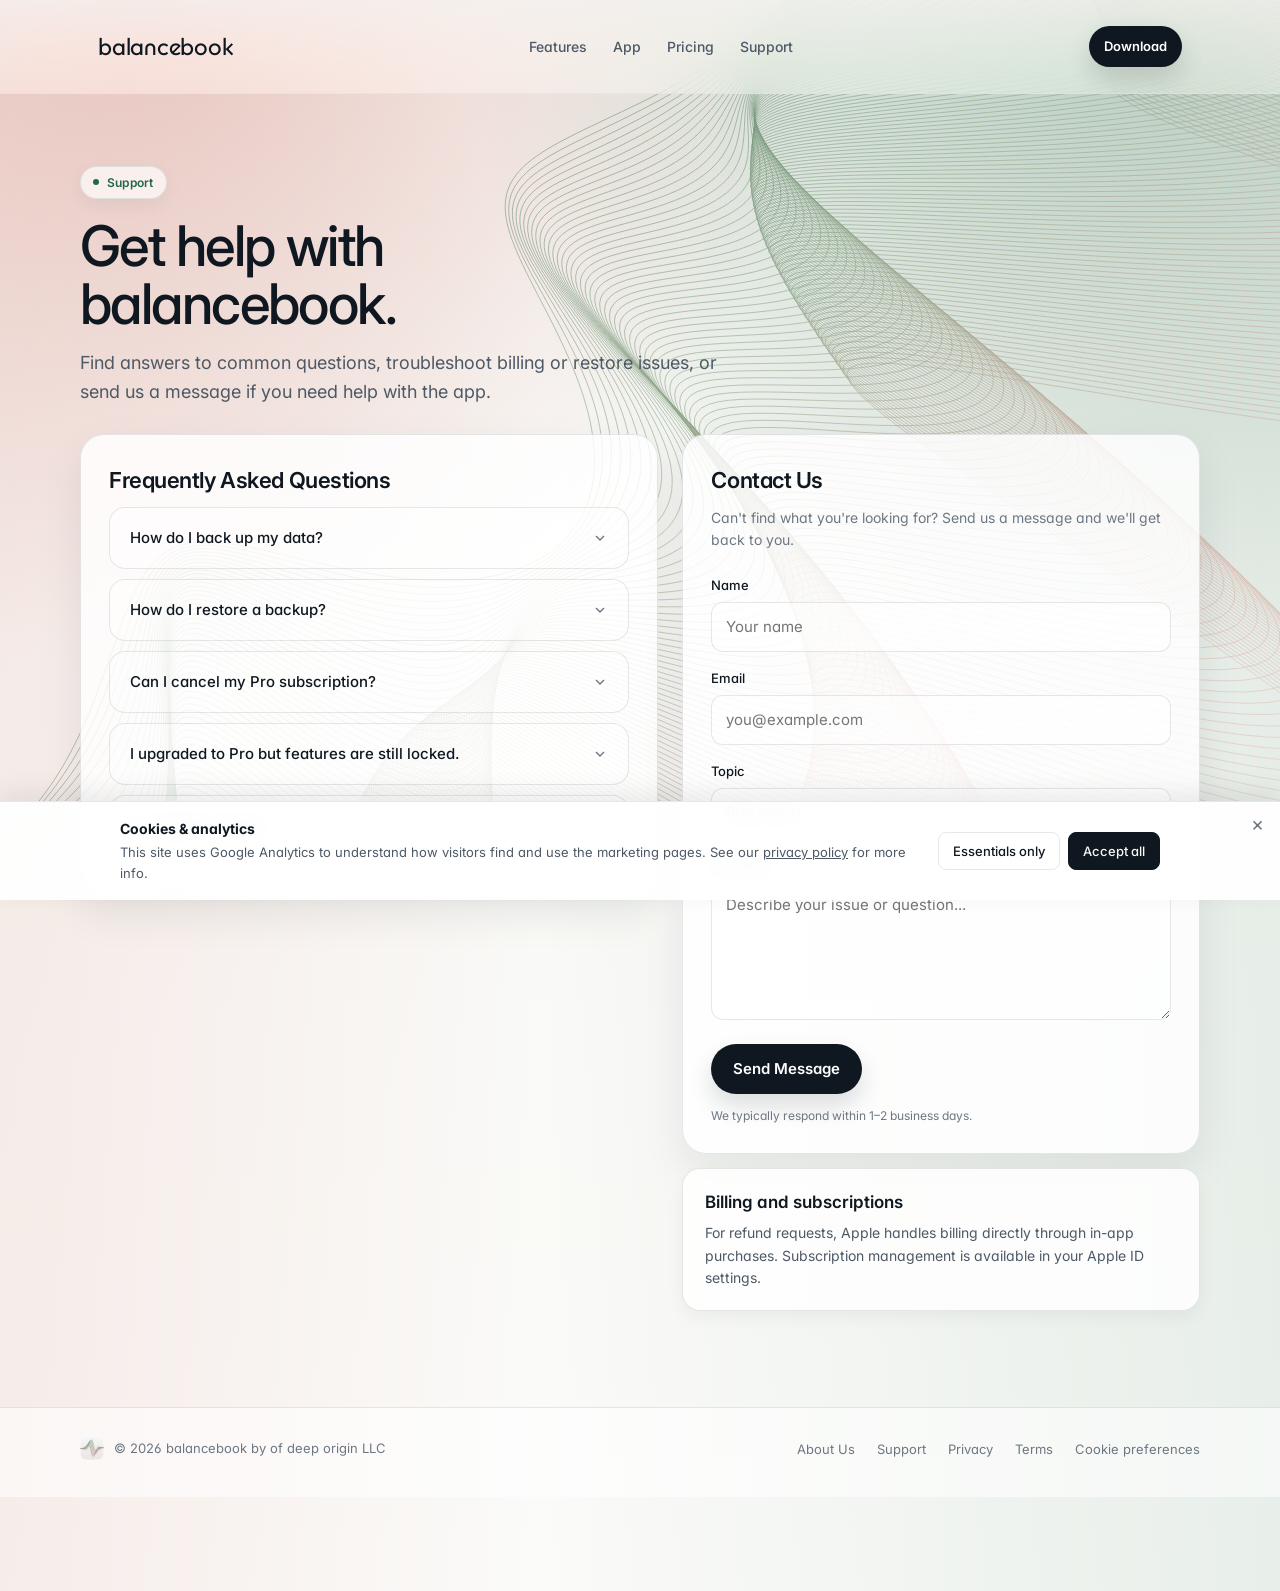
<file: support.html>
<!DOCTYPE html>
<html lang="en">
<head>
  <!-- Google tag (gtag.js) -->
  <script async src="https://www.googletagmanager.com/gtag/js?id=G-QJ42V03KC6"></script>
  <script>
    window.dataLayer = window.dataLayer || [];
    function gtag(){dataLayer.push(arguments);}
    gtag('js', new Date());

    // Consent Mode v2 — default everything to denied. The cookie
    // banner (assets/js/consent.js) flips analytics_storage to
    // granted when the user accepts; until then GA4 only sends
    // cookieless pings. Prior accepts are read from localStorage so
    // the analytics fires on the same page load as the decision.
    gtag('consent', 'default', {
      'ad_storage': 'denied',
      'ad_user_data': 'denied',
      'ad_personalization': 'denied',
      'analytics_storage': 'denied',
      'wait_for_update': 500
    });
    try {
      if (localStorage.getItem('balancebookCookieConsent') === 'granted') {
        gtag('consent', 'update', { 'analytics_storage': 'granted' });
      }
    } catch (_) {}

    gtag('config', 'G-QJ42V03KC6');
  </script>
  <meta charset="UTF-8" />
  <meta name="viewport" content="width=device-width, initial-scale=1.0" />
  <title>Support — balancebook</title>
  <link rel="icon" type="image/png" sizes="32x32" href="/favicon-32.png" />
  <link rel="apple-touch-icon" sizes="180x180" href="/apple-touch-icon.png" />
  <meta name="description" content="Support for balancebook. Find answers to common questions or send us a message." />
  <meta name="theme-color" content="#f8f8f5" />
  <script>
    (function () {
      let mode = window.matchMedia('(prefers-color-scheme: dark)').matches ? 'dark' : 'light';
      try {
        const savedMode = window.sessionStorage.getItem('balancebookDisplayMode');
        if (savedMode === 'dark' || savedMode === 'light') mode = savedMode;
      } catch (_) {}
      try { window.localStorage.removeItem('balancebookDisplayMode'); } catch (_) {}
      document.documentElement.setAttribute('data-theme', mode);
      const themeColorMeta = document.querySelector('meta[name="theme-color"]');
      if (themeColorMeta) themeColorMeta.setAttribute('content', mode === 'dark' ? '#0d1217' : '#f8f8f5');
    }());
  </script>
  <link rel="preconnect" href="https://fonts.googleapis.com" />
  <link rel="preconnect" href="https://fonts.gstatic.com" crossorigin />
  <link href="https://fonts.googleapis.com/css2?family=Inter:wght@400;500;600;700&family=Outfit:wght@400;500;700&display=swap" rel="stylesheet" />
  <link rel="stylesheet" href="assets/css/site.css" />
  <style>
    .page {
      padding: 72px 0 96px;
    }

    .hero {
      max-width: 760px;
      margin-bottom: 28px;
    }

    .eyebrow {
      display: inline-flex;
      align-items: center;
      gap: 8px;
      padding: 6px 12px;
      background: rgba(255, 255, 255, 0.68);
      color: var(--accent);
      border: 1px solid rgba(35, 104, 70, 0.12);
      border-radius: 999px;
      font-size: 12px;
      font-weight: 600;
      letter-spacing: 0.02em;
      margin-bottom: 18px;
      box-shadow: var(--shadow-sm);
    }

    .eyebrow::before {
      content: "";
      width: 6px;
      height: 6px;
      border-radius: 50%;
      background: var(--accent);
    }

    .hero h1 {
      font-size: clamp(36px, 5vw, 56px);
      line-height: 1.04;
      letter-spacing: -0.028em;
      font-weight: 500;
      margin-bottom: 16px;
      max-width: 12ch;
    }

    .hero p {
      max-width: 42rem;
      font-size: 18px;
      line-height: 1.58;
      color: var(--body);
    }

    .layout {
      display: grid;
      grid-template-columns: minmax(0, 0.95fr) minmax(320px, 0.85fr);
      gap: 24px;
      align-items: start;
    }

    .panel {
      padding: 28px;
      background: var(--surface);
      border: 1px solid var(--line);
      border-radius: var(--radius-xl);
      box-shadow: var(--shadow-md);
    }

    .faq h2,
    .contact h2 {
      font-size: 22px;
      font-weight: 600;
      letter-spacing: -0.02em;
      margin-bottom: 8px;
    }

    .contact > p {
      font-size: 14px;
      color: var(--muted);
      margin-bottom: 24px;
    }

    .faq-item {
      border: 1px solid var(--line);
      border-radius: 16px;
      background: rgba(255, 255, 255, 0.34);
      margin-bottom: 10px;
      overflow: hidden;
    }

    .faq-question {
      width: 100%;
      background: none;
      border: none;
      padding: 18px 20px;
      text-align: left;
      font-size: 15px;
      font-weight: 500;
      color: var(--ink);
      cursor: pointer;
      display: flex;
      justify-content: space-between;
      align-items: center;
      gap: 12px;
    }

    .faq-chevron {
      flex-shrink: 0;
      transition: transform 0.2s;
      color: var(--muted);
    }

    .faq-item.open .faq-chevron { transform: rotate(180deg); }

    .faq-answer {
      display: none;
      padding: 0 20px 18px;
      font-size: 14px;
      color: var(--body);
      line-height: 1.65;
    }

    .faq-item.open .faq-answer { display: block; }

    #success-banner {
      display: none;
      background: var(--accent-soft);
      border: 1px solid rgba(35, 104, 70, 0.22);
      border-radius: 16px;
      padding: 16px 18px;
      margin-bottom: 24px;
    }

    #success-banner p {
      color: var(--accent);
      font-size: 15px;
      font-weight: 500;
      margin: 0;
    }

    .form-group { margin-bottom: 16px; }

    label {
      display: block;
      font-size: 13px;
      font-weight: 500;
      margin-bottom: 6px;
      color: var(--ink);
    }

    input, select, textarea {
      width: 100%;
      font-size: 15px;
      color: var(--ink);
      background: rgba(255, 255, 255, 0.52);
      border: 1px solid var(--line);
      border-radius: 12px;
      padding: 12px 14px;
      outline: none;
      transition: border-color 0.2s, box-shadow 0.2s;
      -webkit-appearance: none;
    }

    input:focus, select:focus, textarea:focus {
      border-color: rgba(35, 104, 70, 0.4);
      box-shadow: 0 0 0 4px rgba(35, 104, 70, 0.08);
    }

    textarea { resize: vertical; min-height: 140px; }

    .btn-submit {
      display: inline-flex;
      align-items: center;
      justify-content: center;
      background: #0f1720;
      color: #fff;
      border: none;
      border-radius: 999px;
      padding: 13px 22px;
      font-size: 15px;
      font-weight: 600;
      cursor: pointer;
      box-shadow: 0 12px 24px rgba(15, 23, 32, 0.14);
    }

    .form-note {
      font-size: 12px;
      color: var(--muted);
      margin-top: 12px;
    }

    .support-notes {
      display: grid;
      gap: 14px;
    }

    .note-card {
      padding: 20px 22px;
      background: var(--surface);
      border: 1px solid var(--line);
      border-radius: var(--radius-lg);
      box-shadow: var(--shadow-sm);
    }

    .note-card h3 {
      font-size: 17px;
      font-weight: 600;
      margin-bottom: 6px;
    }

    .note-card p {
      font-size: 14px;
      color: var(--body);
    }

    .footer-inner {
      width: min(calc(100% - 40px), var(--max));
      margin: 0 auto;
      display: flex;
      justify-content: space-between;
      align-items: center;
      flex-wrap: wrap;
      gap: 16px;
    }

    .footer-links {
      display: flex;
      gap: 22px;
      list-style: none;
    }

    .footer-links a {
      font-size: 13px;
      color: var(--muted);
    }

    @media (prefers-color-scheme: dark) {
      nav {
        background: linear-gradient(180deg, rgba(12, 18, 24, 0.84), rgba(12, 18, 24, 0.5));
        border-bottom-color: rgba(255, 255, 255, 0.05);
      }

      .eyebrow,
      .panel,
      .note-card {
        background: rgba(17, 24, 31, 0.9);
        border-color: rgba(255, 255, 255, 0.08);
      }

      .faq-item,
      input, select, textarea {
        background: rgba(255, 255, 255, 0.03);
        border-color: rgba(255, 255, 255, 0.08);
      }

      footer {
        background: rgba(10, 15, 20, 0.78);
        border-top-color: rgba(255, 255, 255, 0.06);
      }
    }

    :root[data-theme="dark"] .eyebrow,
    :root[data-theme="dark"] .panel,
    :root[data-theme="dark"] .note-card {
      background: rgba(17, 24, 31, 0.9);
      border-color: rgba(255, 255, 255, 0.08);
    }

    :root[data-theme="dark"] .faq-item,
    :root[data-theme="dark"] input,
    :root[data-theme="dark"] select,
    :root[data-theme="dark"] textarea {
      background: rgba(255, 255, 255, 0.03);
      border-color: rgba(255, 255, 255, 0.08);
    }

    :root[data-theme="light"] .eyebrow {
      background: rgba(255, 255, 255, 0.68);
      border-color: rgba(35, 104, 70, 0.12);
    }

    :root[data-theme="light"] .panel,
    :root[data-theme="light"] .note-card {
      background: var(--surface);
      border-color: var(--line);
    }

    :root[data-theme="light"] .faq-item {
      background: rgba(255, 255, 255, 0.34);
      border-color: var(--line);
    }

    :root[data-theme="light"] input,
    :root[data-theme="light"] select,
    :root[data-theme="light"] textarea {
      background: rgba(255, 255, 255, 0.52);
      border-color: var(--line);
    }

    @media (max-width: 960px) {
      .layout { grid-template-columns: 1fr; }
      .page { padding: 56px 0 72px; }
    }

    @media (max-width: 560px) {
      .nav-links { display: none; }
      .nav-inner { padding: 10px 14px; }
      .panel { padding: 22px; }
      .footer-inner { flex-direction: column; align-items: flex-start; }
    }
  
    /* ---- Guilloché lace backdrop (port of design "Lace Refined" V1:
            wide-sweep trochoid R=1600 r=71 d=360 71 turns,
            anchored TL with medium radial fade toward BR) ---- */
  </style>
</head>
<body>
  <div class="lace-backdrop" aria-hidden="true">
    <div class="lace-backdrop__ink"></div>
  </div>
  <script src="assets/js/site.js"></script>
  
  <nav>
    <div class="nav-inner">
      <a class="brand" href="/">
        balancebook
      </a>
      <ul class="nav-links">
        <li><a href="index.html#features">Features</a></li>
        <li><a href="index.html#screens">App</a></li>
        <li><a href="index.html#pricing">Pricing</a></li>
        <li><a href="support.html">Support</a></li>
      </ul>
      <a class="nav-cta" href="#">Download</a>
    </div>
  </nav>

  <main class="page">
    <div class="shell">
      <div class="hero">
        <div class="eyebrow">Support</div>
        <h1>Get help with balancebook.</h1>
        <p>Find answers to common questions, troubleshoot billing or restore issues, or send us a message if you need help with the app.</p>
      </div>

      <div class="layout">
        <div class="panel faq">
          <h2>Frequently Asked Questions</h2>

          <div class="faq-item">
            <button class="faq-question" onclick="toggleFaq(this)">
              How do I back up my data?
              <svg class="faq-chevron" width="16" height="16" viewBox="0 0 24 24" fill="none" stroke="currentColor" stroke-width="2"><polyline points="6 9 12 15 18 9"/></svg>
            </button>
            <div class="faq-answer">Pro subscribers can export a full backup via Settings → Export Data → Entire Ledger. This creates a JSON file you can store anywhere. Cloud backup also keeps your data available across your devices.</div>
          </div>

          <div class="faq-item">
            <button class="faq-question" onclick="toggleFaq(this)">
              How do I restore a backup?
              <svg class="faq-chevron" width="16" height="16" viewBox="0 0 24 24" fill="none" stroke="currentColor" stroke-width="2"><polyline points="6 9 12 15 18 9"/></svg>
            </button>
            <div class="faq-answer">Go to Settings → Import Data and select your backup file. A new ledger will be created automatically with all your imported data. You can then rename it and set it as your default ledger.</div>
          </div>

          <div class="faq-item">
            <button class="faq-question" onclick="toggleFaq(this)">
              Can I cancel my Pro subscription?
              <svg class="faq-chevron" width="16" height="16" viewBox="0 0 24 24" fill="none" stroke="currentColor" stroke-width="2"><polyline points="6 9 12 15 18 9"/></svg>
            </button>
            <div class="faq-answer">Yes. Go to your iPhone Settings → Apple ID → Subscriptions → balancebook and tap Cancel Subscription. Your Pro access continues until the end of the current billing period.</div>
          </div>

          <div class="faq-item">
            <button class="faq-question" onclick="toggleFaq(this)">
              I upgraded to Pro but features are still locked.
              <svg class="faq-chevron" width="16" height="16" viewBox="0 0 24 24" fill="none" stroke="currentColor" stroke-width="2"><polyline points="6 9 12 15 18 9"/></svg>
            </button>
            <div class="faq-answer">Go to Settings → Plans and tap "Restore Purchases". If the issue persists, try force-quitting the app and reopening it. Contact us if it still isn't resolved.</div>
          </div>

          <div class="faq-item">
            <button class="faq-question" onclick="toggleFaq(this)">
              Is my data private?
              <svg class="faq-chevron" width="16" height="16" viewBox="0 0 24 24" fill="none" stroke="currentColor" stroke-width="2"><polyline points="6 9 12 15 18 9"/></svg>
            </button>
            <div class="faq-answer">Yes. Your data is associated only with your account and is not shared with or sold to third parties.</div>
          </div>
        </div>

        <div class="support-notes">
          <div class="panel contact" id="contact">
            <h2>Contact Us</h2>
            <p>Can't find what you're looking for? Send us a message and we'll get back to you.</p>

            <div id="success-banner">
              <p>Message sent — we'll get back to you within 1–2 business days.</p>
            </div>

            <form action="https://api.web3forms.com/submit" method="POST">
              <input type="hidden" name="access_key" value="c16b9b72-831e-4088-801c-f1b1017e6779">
              <input type="hidden" name="subject" value="balancebook Support Request">
              <input type="hidden" name="redirect" value="https://balancebook.app/support.html?success=true#contact">
              <input type="checkbox" name="botcheck" style="display:none;">
              <div class="form-group">
                <label for="name">Name</label>
                <input type="text" id="name" name="name" placeholder="Your name" required />
              </div>
              <div class="form-group">
                <label for="email">Email</label>
                <input type="email" id="email" name="email" placeholder="you@example.com" required />
              </div>
              <div class="form-group">
                <label for="topic">Topic</label>
                <select id="topic" name="topic">
                  <option value="bug">Bug report</option>
                  <option value="feature">Feature request</option>
                  <option value="billing">Billing / subscription</option>
                  <option value="data">Data & privacy</option>
                  <option value="other">Other</option>
                </select>
              </div>
              <div class="form-group">
                <label for="message">Message</label>
                <textarea id="message" name="message" placeholder="Describe your issue or question..." required></textarea>
              </div>
              <button type="submit" class="btn-submit">Send Message</button>
              <p class="form-note">We typically respond within 1–2 business days.</p>
            </form>
          </div>

          <div class="note-card">
            <h3>Billing and subscriptions</h3>
            <p>For refund requests, Apple handles billing directly through in-app purchases. Subscription management is available in your Apple ID settings.</p>
          </div>
        </div>
      </div>
    </div>
  </main>

  <footer>
    <div class="footer-inner">
      <div class="footer-brand">
        <img src="assets/AppIcon-iOS-Default-1024x1024@1x.png" alt="" data-theme-icon data-light-src="assets/AppIcon-iOS-Default-1024x1024@1x.png" data-dark-src="assets/AppIcon-iOS-Dark-1024x1024@1x.png" />
        <span>© 2026 balancebook by of deep origin LLC</span>
      </div>
      <ul class="footer-links">
        <li><a href="about.html">About Us</a></li>
        <li><a href="support.html">Support</a></li>
        <li><a href="privacy.html">Privacy</a></li>
        <li><a href="terms.html">Terms</a></li>
        <li><a href="#" data-cookie-open>Cookie preferences</a></li>
      </ul>
    </div>
  </footer>

  <script>
    function toggleFaq(btn) {
      const item = btn.closest('.faq-item');
      item.classList.toggle('open');
    }
    if (new URLSearchParams(window.location.search).get('success') === 'true') {
      document.getElementById('success-banner').style.display = 'block';
    }
  </script>

  <!-- Cookie consent banner. Hidden until consent.js shows it on first
       visit; user choice persists in localStorage. -->
  <aside class="cookie-banner" id="cookieBanner" hidden>
    <button type="button" class="cookie-banner-close" data-cookie-action="dismiss" aria-label="Close cookie banner">&times;</button>
    <div class="cookie-banner-inner">
      <div class="cookie-banner-text">
        <strong>Cookies &amp; analytics</strong>
        <p>This site uses Google Analytics to understand how visitors find and use the marketing pages. See our <a href="privacy.html#cookies">privacy policy</a> for more info.</p>
      </div>
      <div class="cookie-banner-actions">
        <button type="button" data-cookie-action="essential">Essentials only</button>
        <button type="button" data-cookie-action="accept" class="primary">Accept all</button>
      </div>
    </div>
  </aside>
  <script src="assets/js/consent.js" defer></script>
</body>
</html>
</file>
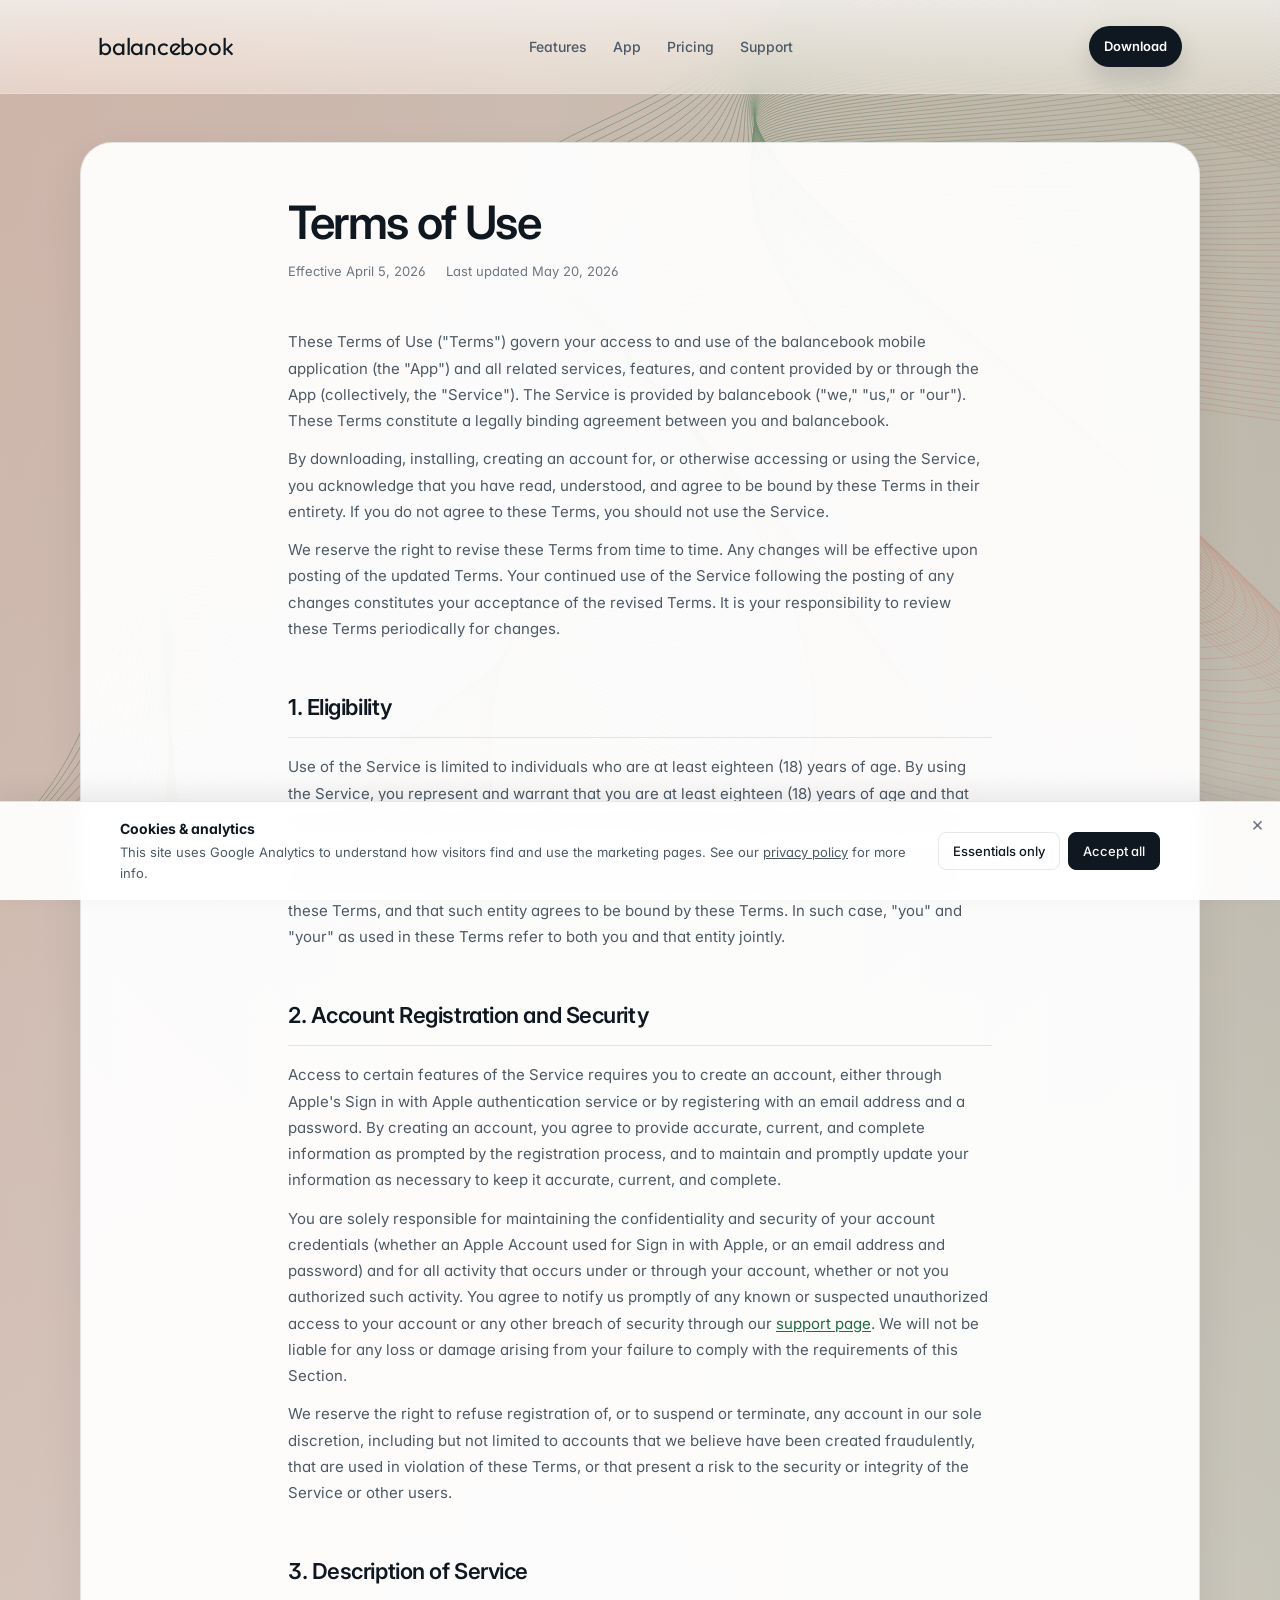
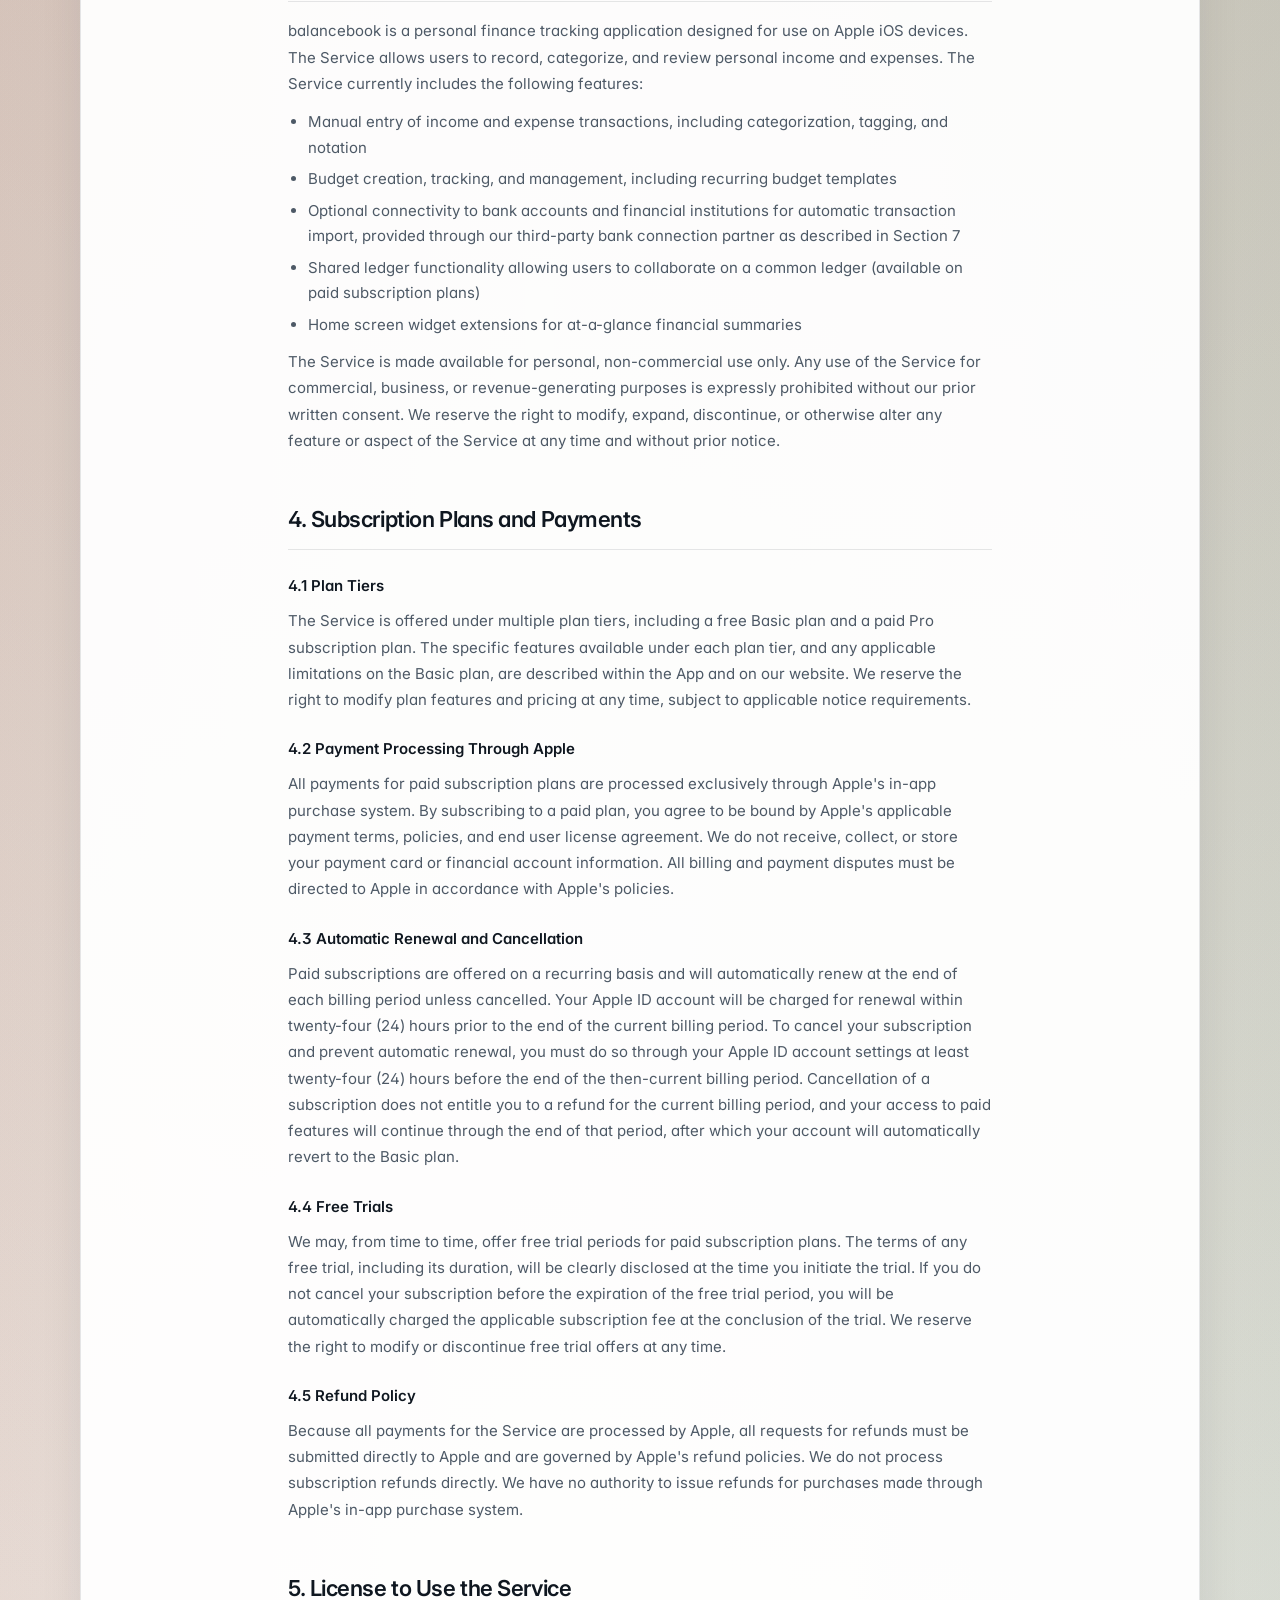
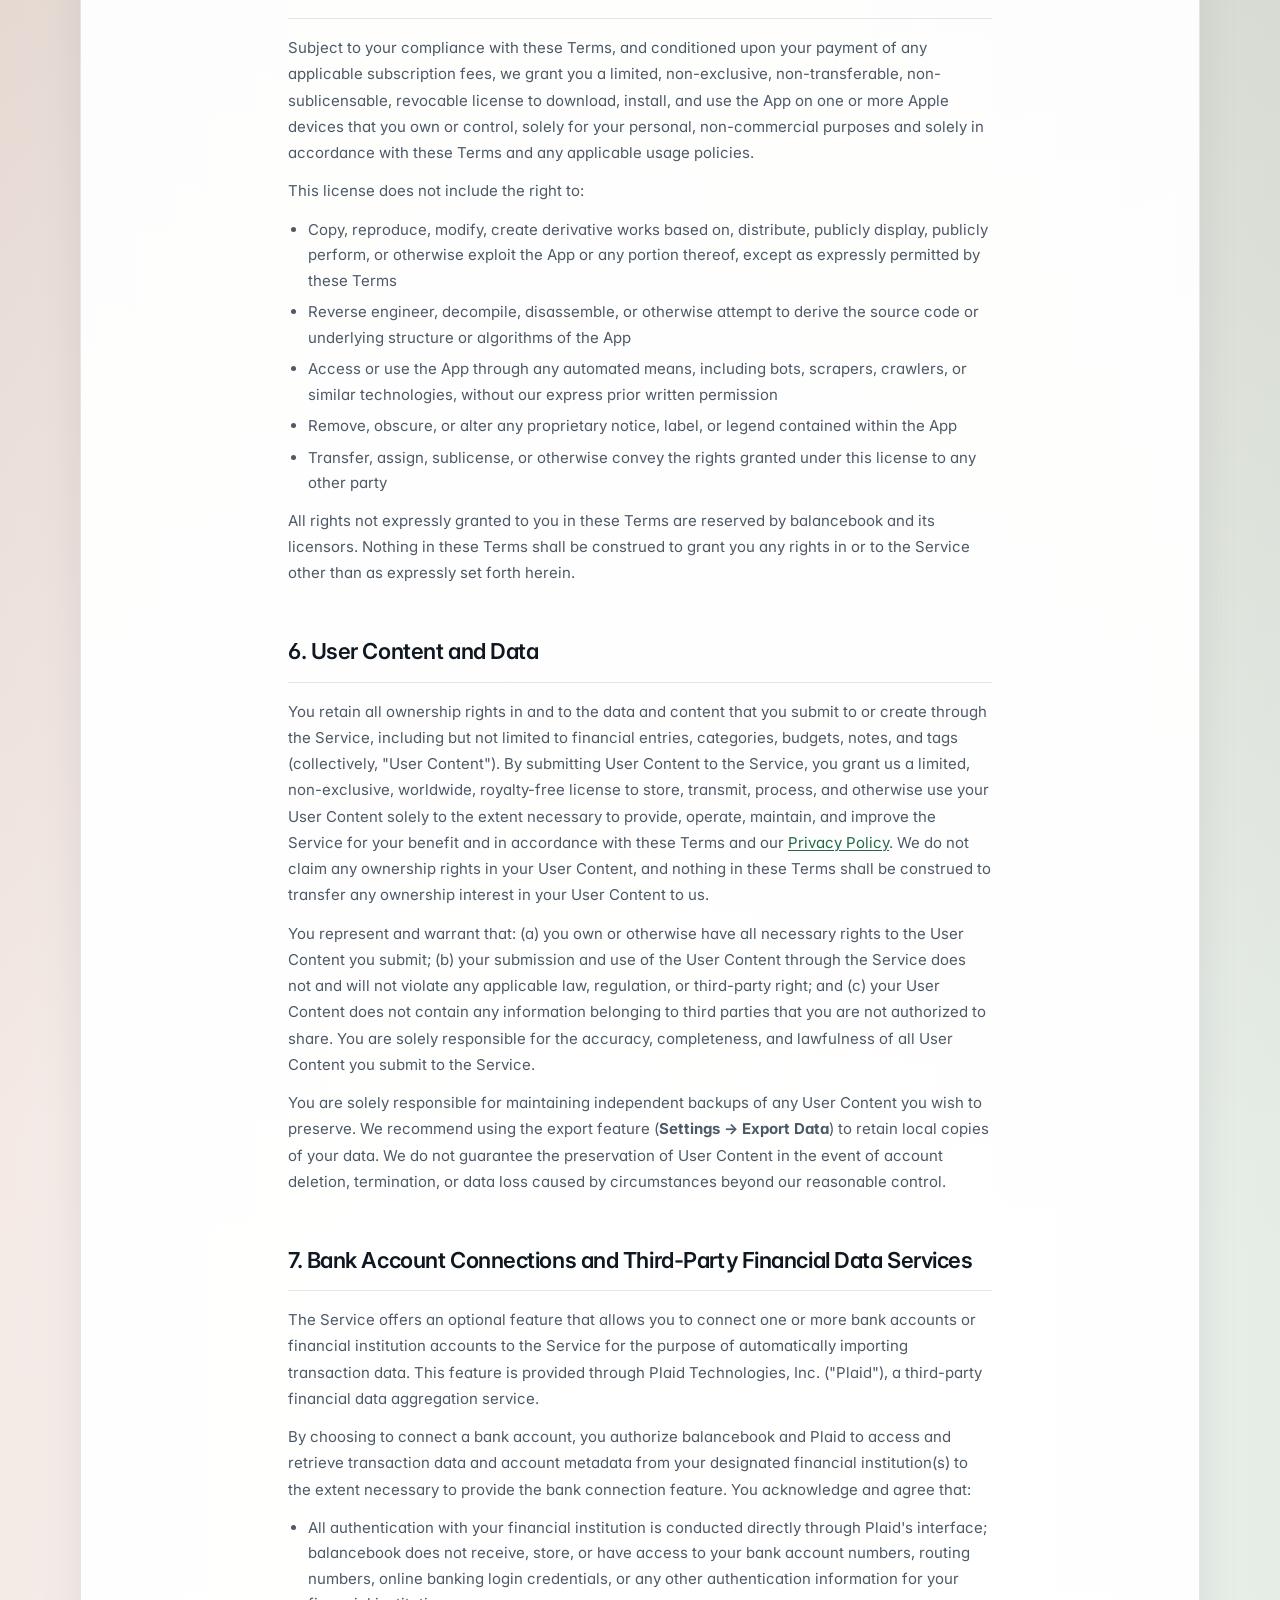
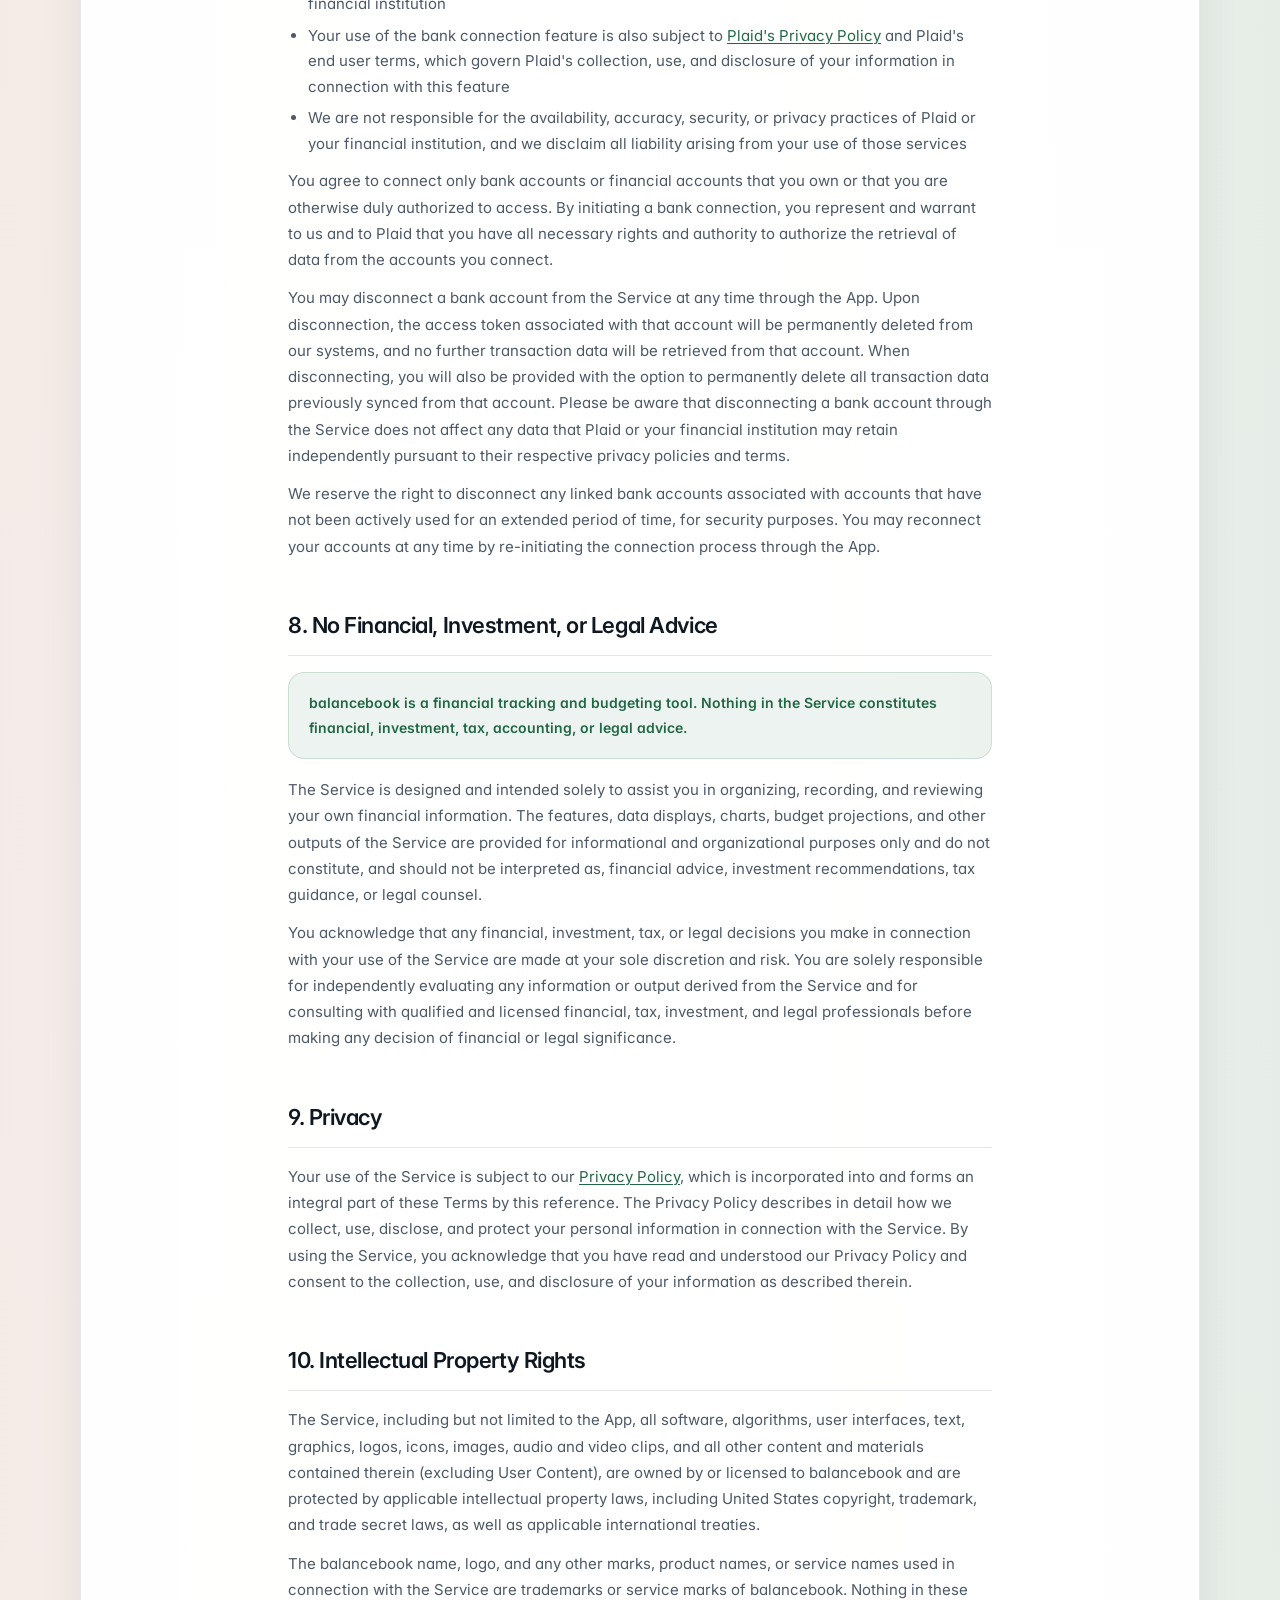
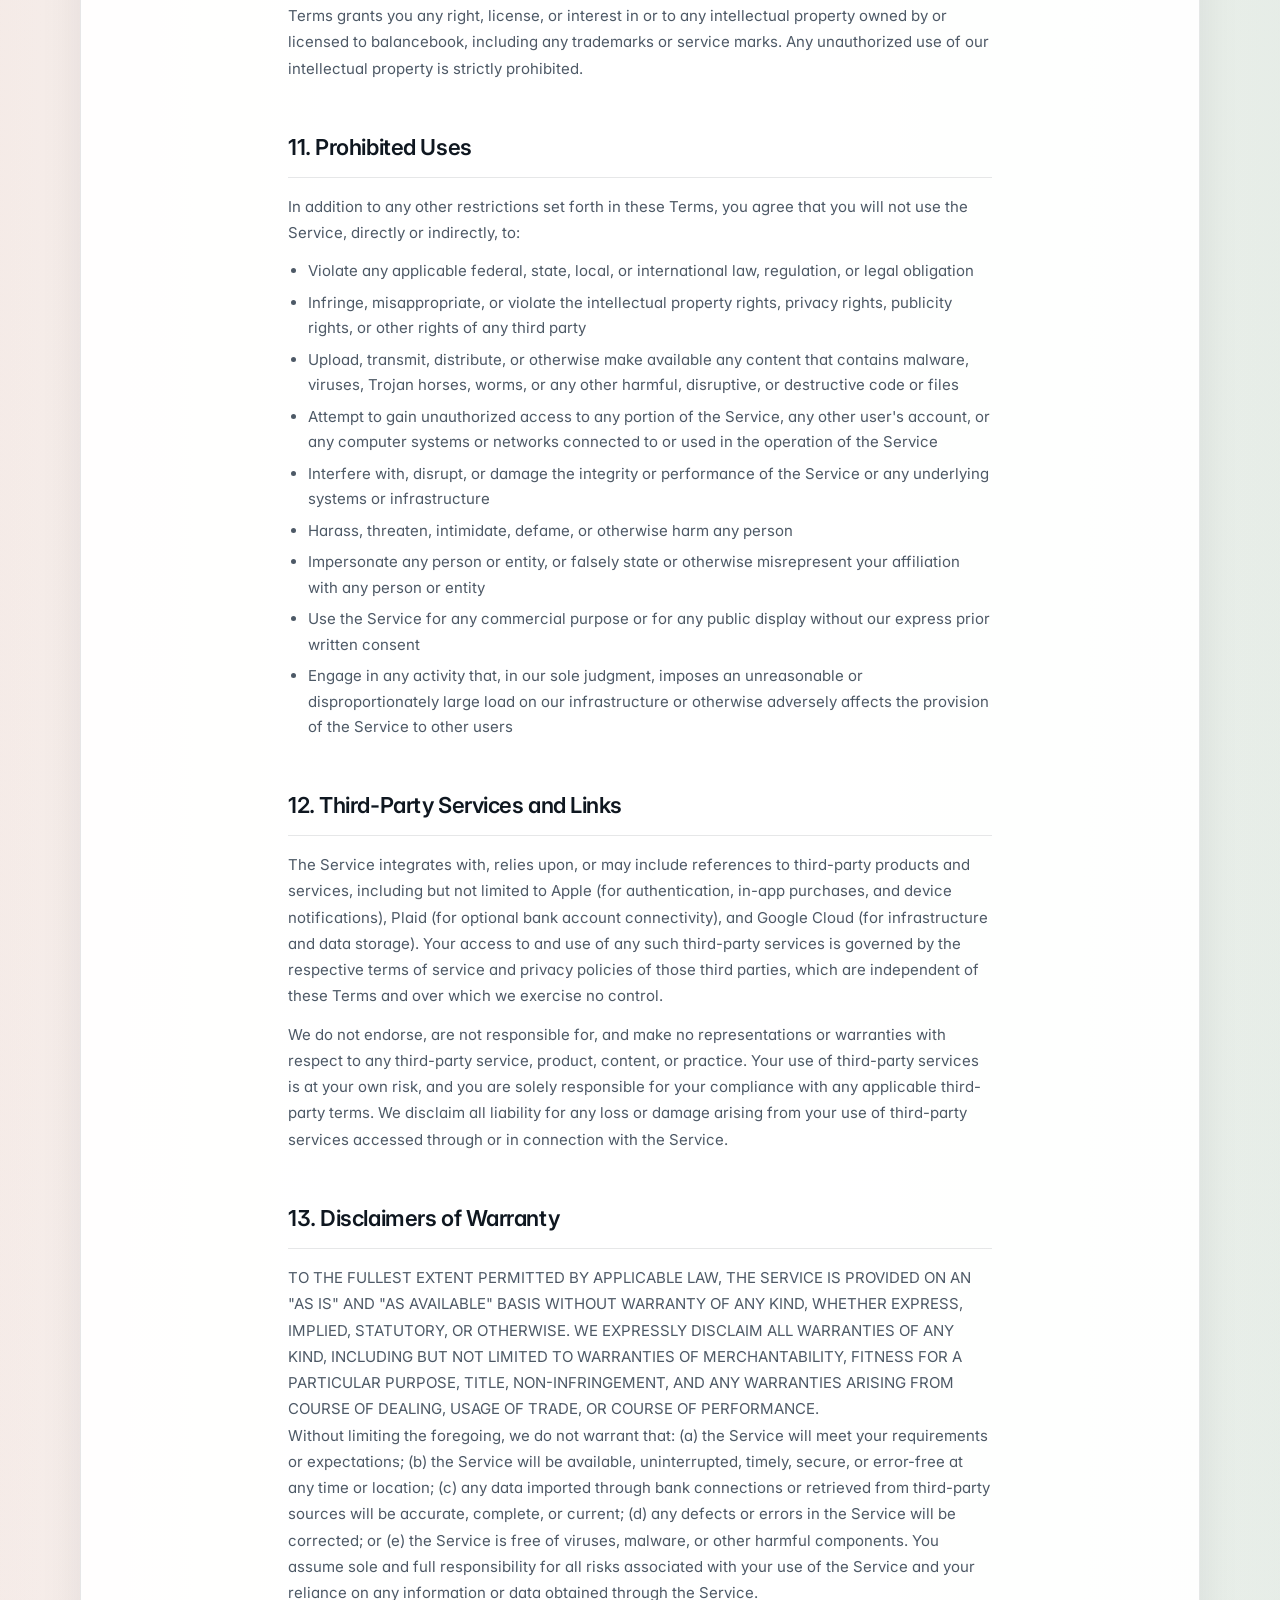
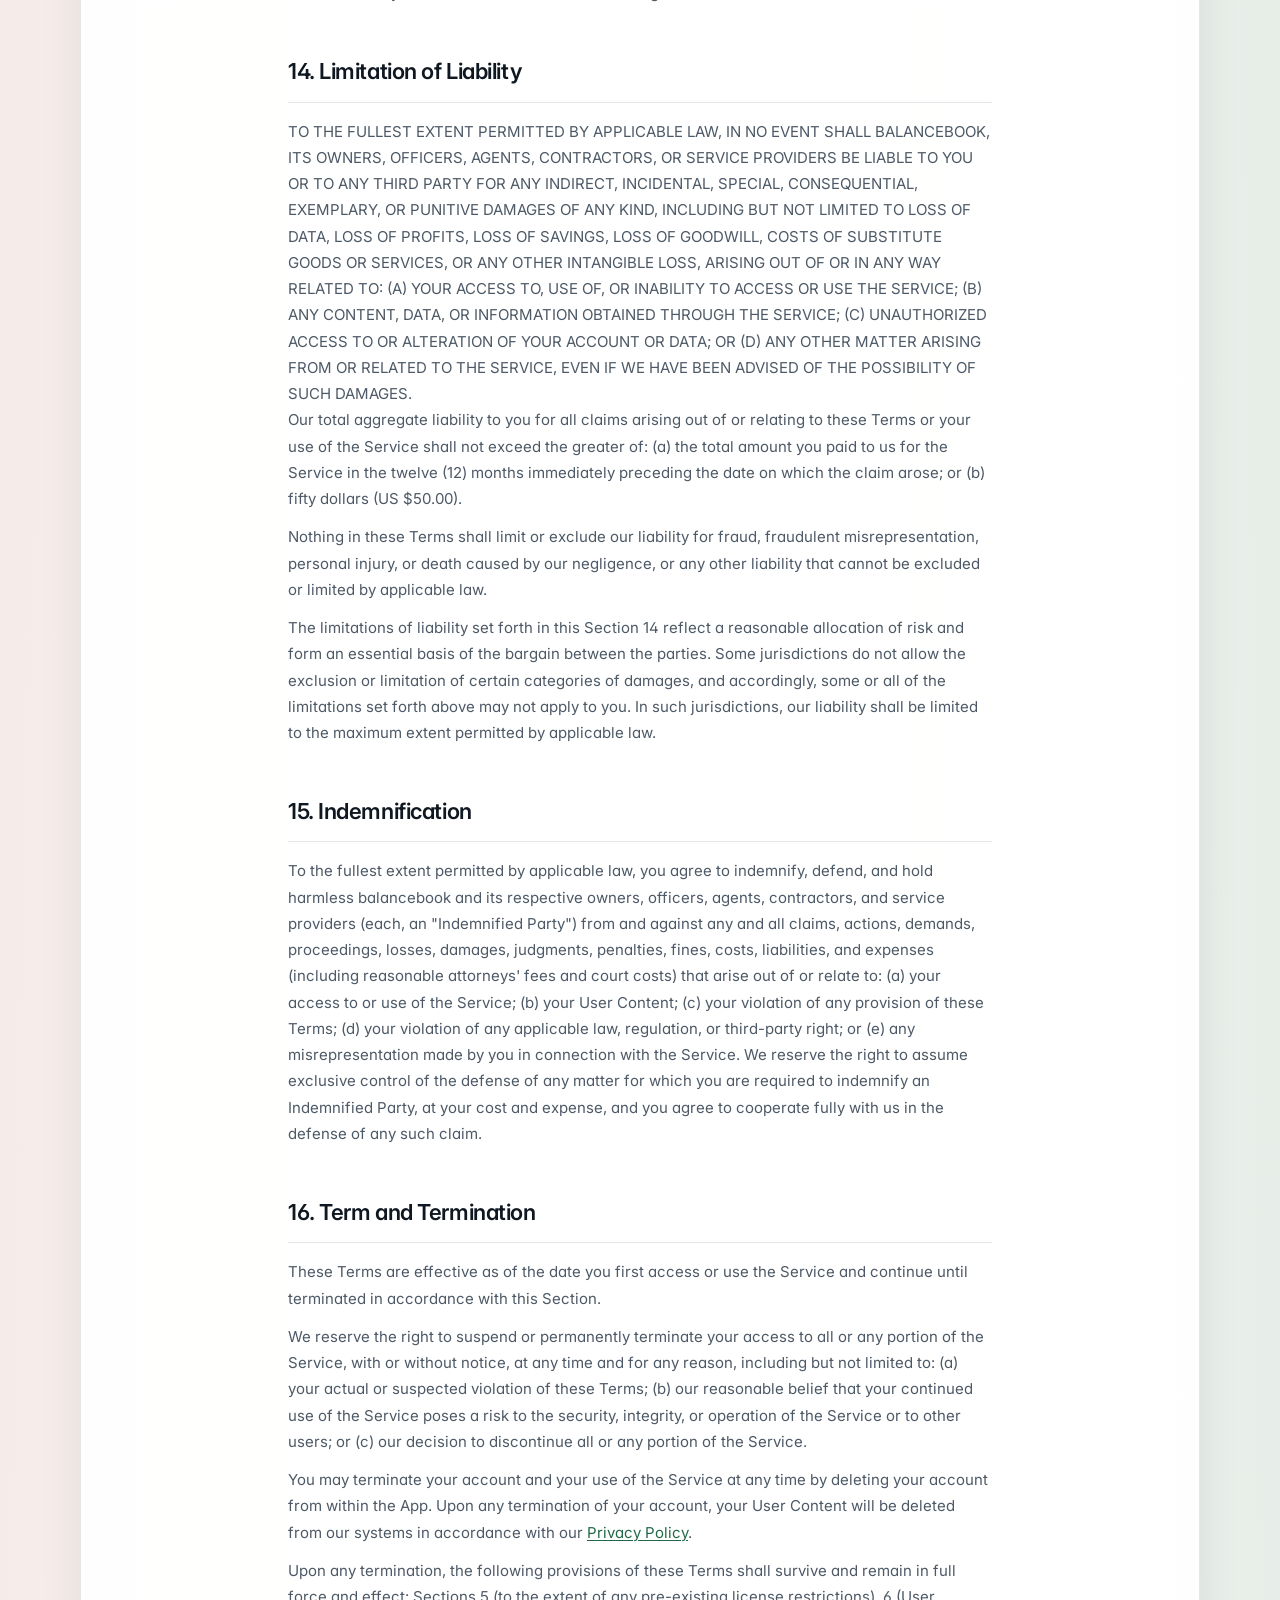
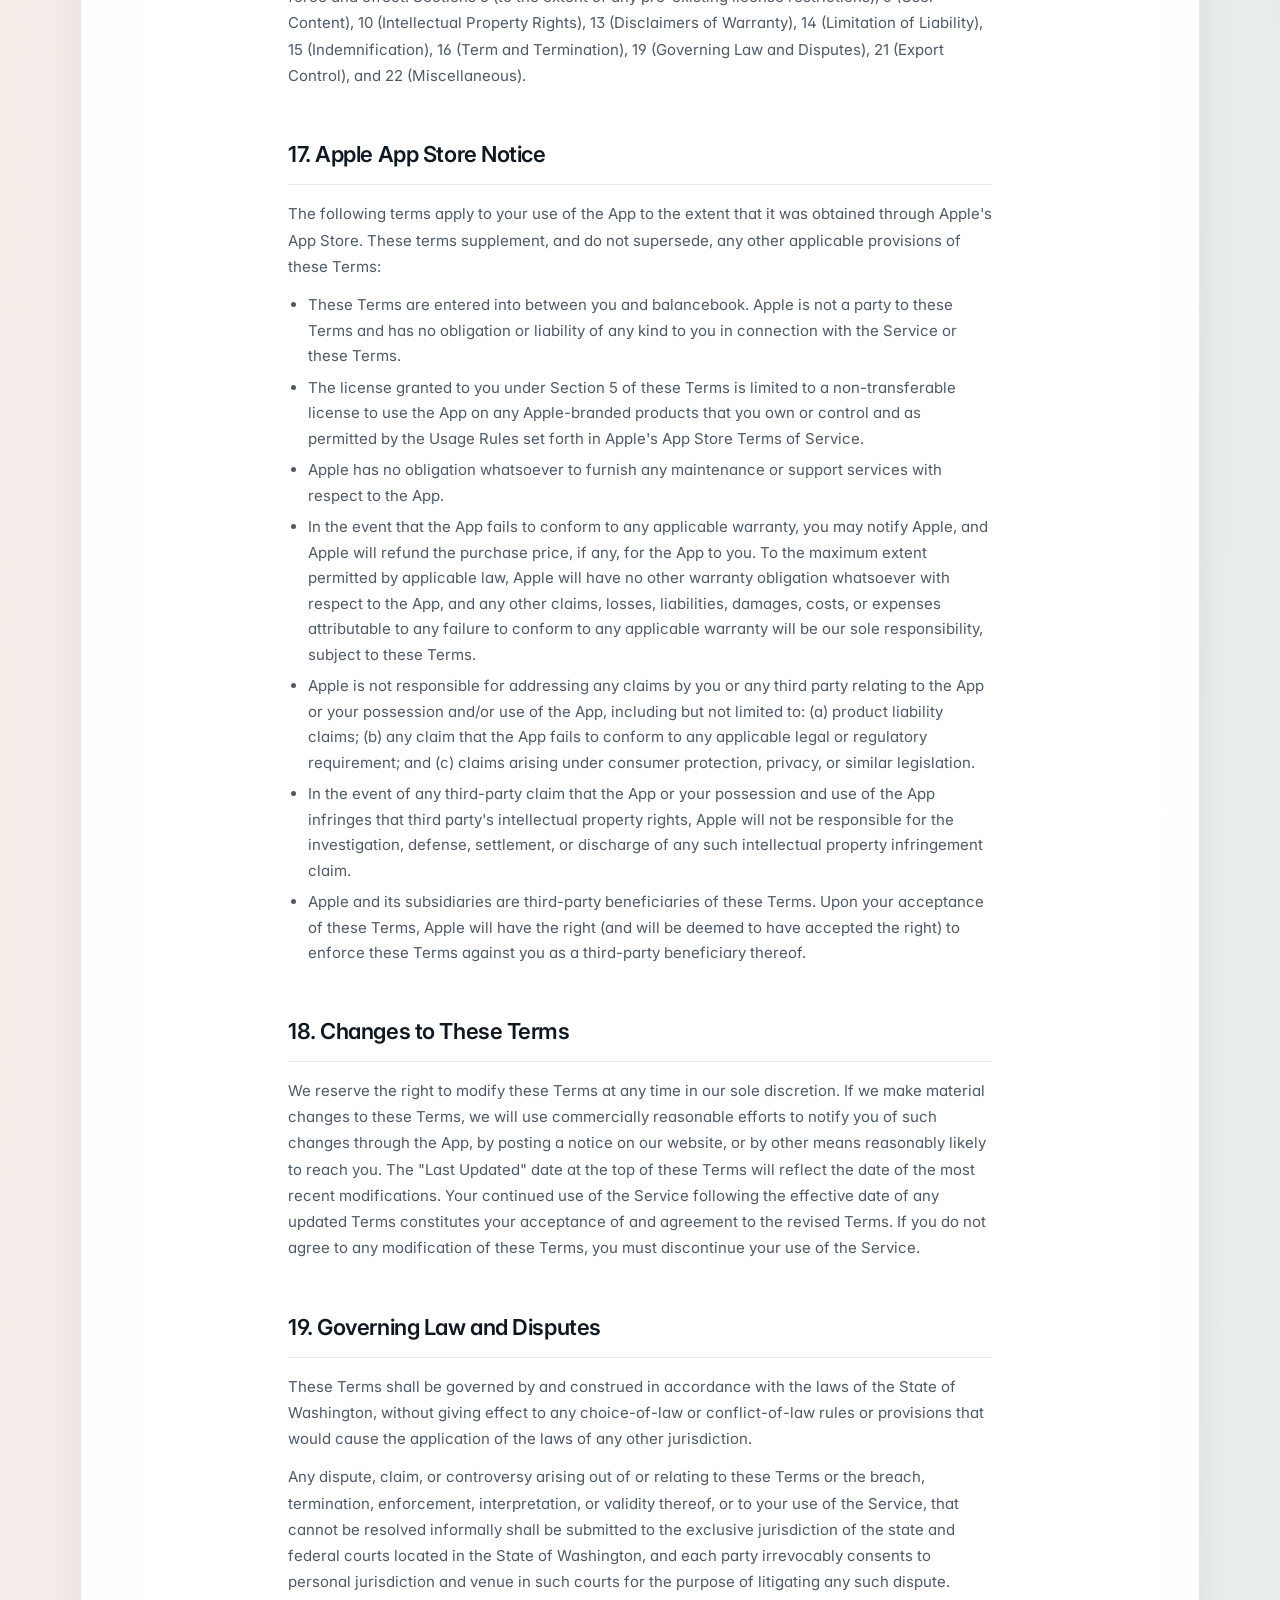
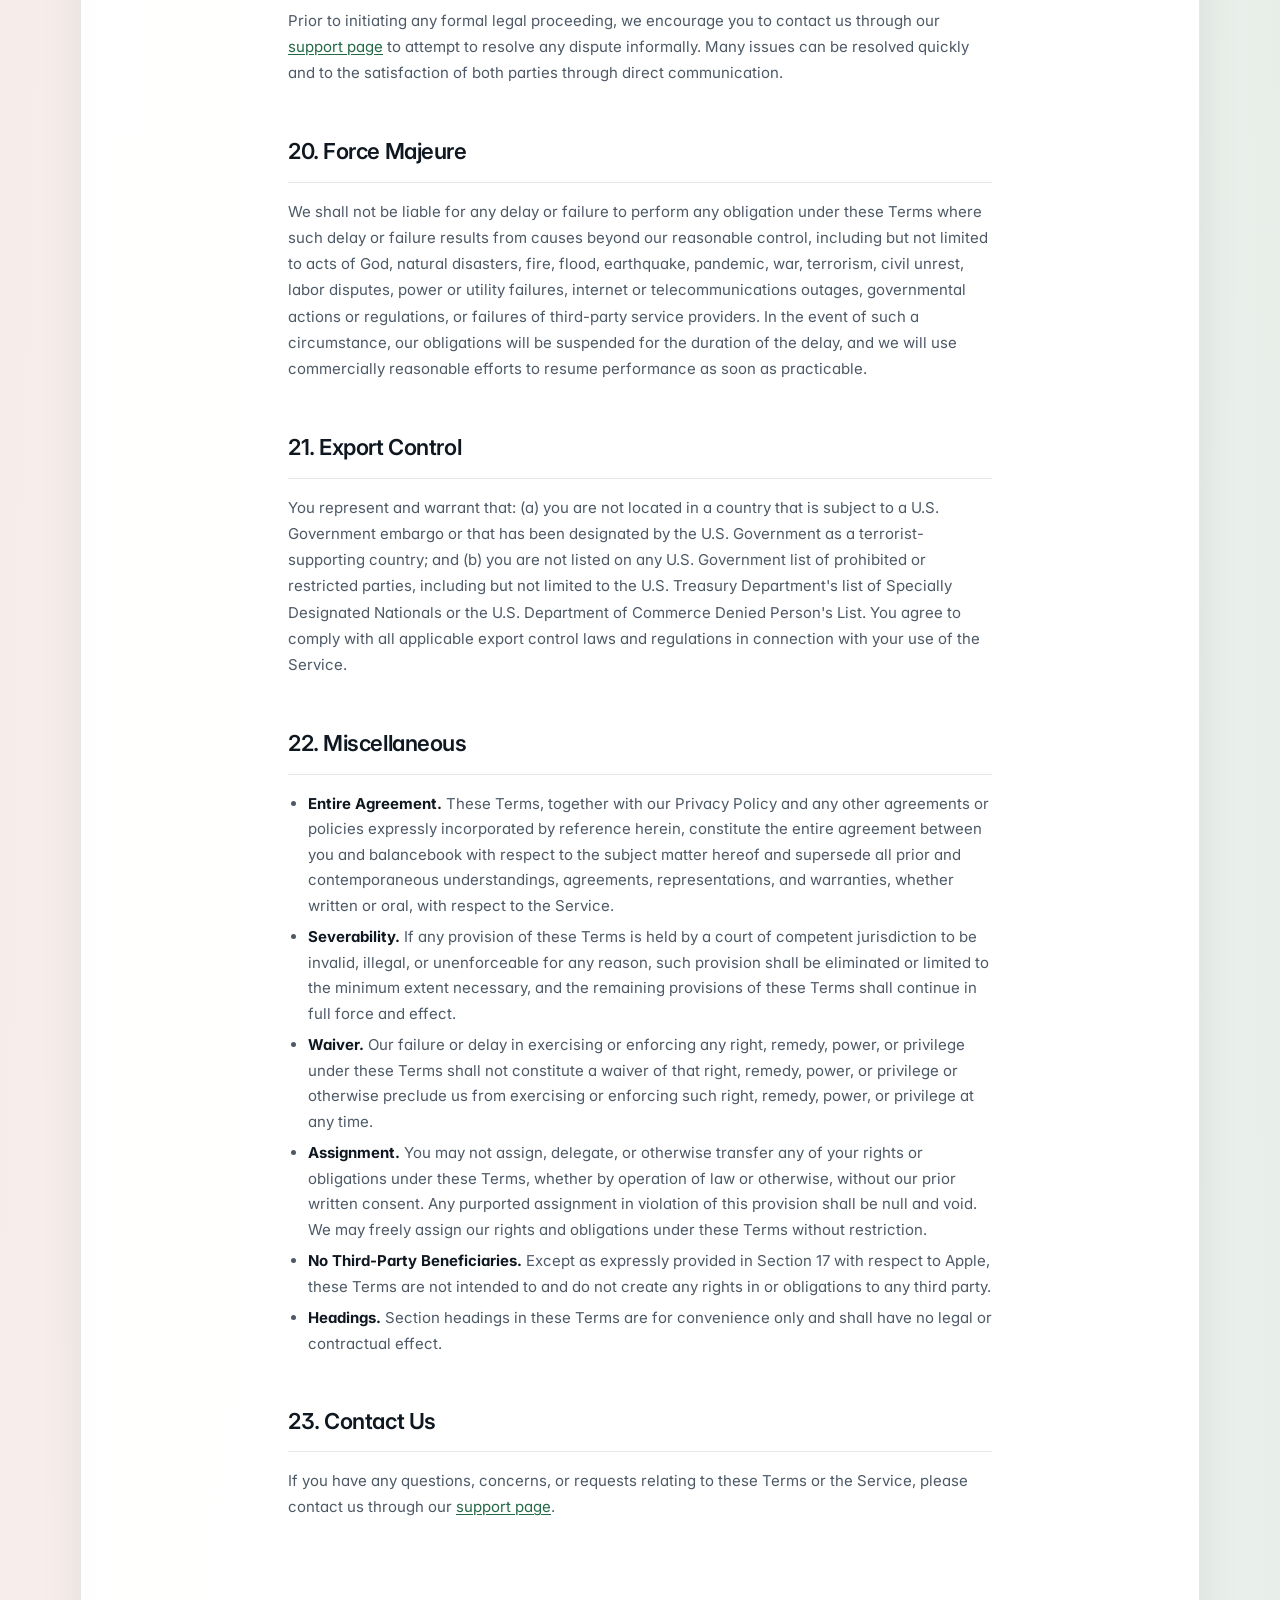
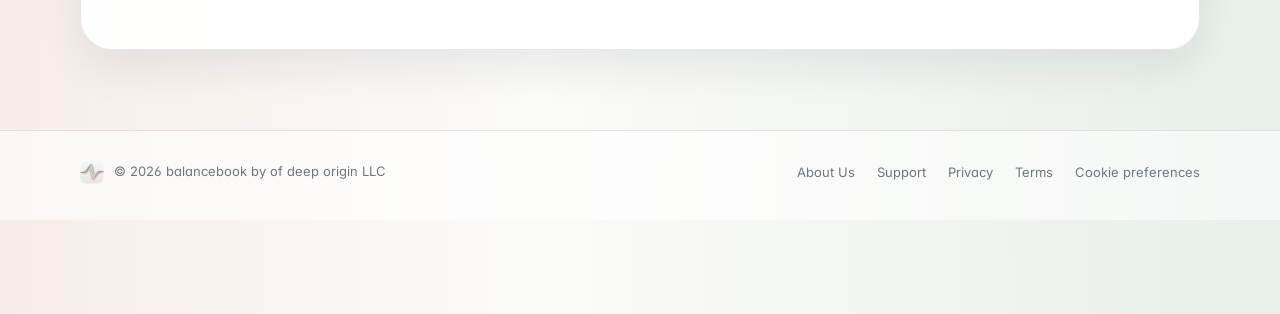
<file: terms.html>
<!DOCTYPE html>
<html lang="en">
<head>
  <!-- Google tag (gtag.js) -->
  <script async src="https://www.googletagmanager.com/gtag/js?id=G-QJ42V03KC6"></script>
  <script>
    window.dataLayer = window.dataLayer || [];
    function gtag(){dataLayer.push(arguments);}
    gtag('js', new Date());

    // Consent Mode v2 — default everything to denied. The cookie
    // banner (assets/js/consent.js) flips analytics_storage to
    // granted when the user accepts; until then GA4 only sends
    // cookieless pings. Prior accepts are read from localStorage so
    // the analytics fires on the same page load as the decision.
    gtag('consent', 'default', {
      'ad_storage': 'denied',
      'ad_user_data': 'denied',
      'ad_personalization': 'denied',
      'analytics_storage': 'denied',
      'wait_for_update': 500
    });
    try {
      if (localStorage.getItem('balancebookCookieConsent') === 'granted') {
        gtag('consent', 'update', { 'analytics_storage': 'granted' });
      }
    } catch (_) {}

    gtag('config', 'G-QJ42V03KC6');
  </script>
  <meta charset="UTF-8" />
  <meta name="viewport" content="width=device-width, initial-scale=1.0" />
  <title>Terms of Use — balancebook</title>
  <link rel="icon" type="image/png" sizes="32x32" href="/favicon-32.png" />
  <link rel="apple-touch-icon" sizes="180x180" href="/apple-touch-icon.png" />
  <meta name="theme-color" content="#f8f8f5" />
  <script>
    (function () {
      let mode = window.matchMedia('(prefers-color-scheme: dark)').matches ? 'dark' : 'light';
      try {
        const savedMode = window.sessionStorage.getItem('balancebookDisplayMode');
        if (savedMode === 'dark' || savedMode === 'light') mode = savedMode;
      } catch (_) {}
      try { window.localStorage.removeItem('balancebookDisplayMode'); } catch (_) {}
      document.documentElement.setAttribute('data-theme', mode);
      const themeColorMeta = document.querySelector('meta[name="theme-color"]');
      if (themeColorMeta) themeColorMeta.setAttribute('content', mode === 'dark' ? '#0d1217' : '#f8f8f5');
    }());
  </script>
  <link rel="preconnect" href="https://fonts.googleapis.com" />
  <link rel="preconnect" href="https://fonts.gstatic.com" crossorigin />
  <link href="https://fonts.googleapis.com/css2?family=Inter:wght@300;400;500;600;700&family=Outfit:wght@400;500;700&display=swap" rel="stylesheet" />
  <link rel="stylesheet" href="assets/css/site.css" />
  <link rel="stylesheet" href="assets/css/legal.css" />
</head>
<body>
  <div class="lace-backdrop" aria-hidden="true">
    <div class="lace-backdrop__ink"></div>
  </div>
  <script src="assets/js/site.js"></script>
  

  <nav>
    <div class="nav-inner">
      <a href="/" class="brand">
        <span>balancebook</span>
      </a>
      <ul class="nav-links">
        <li><a href="index.html#features">Features</a></li>
        <li><a href="index.html#app">App</a></li>
        <li><a href="index.html#pricing">Pricing</a></li>
        <li><a href="support.html">Support</a></li>
      </ul>
      <a href="#" class="nav-cta">Download</a>
    </div>
  </nav>

  <main class="legal-page">
    <div class="shell">
      <div class="legal-card">
        <div class="content">

    <div class="page-header">
      <h1>Terms of Use</h1>
      <div class="meta">
        <span>Effective April 5, 2026</span>
        <span>Last updated May 20, 2026</span>
      </div>
    </div>

    <!-- Intro -->
    <div class="section">
      <p>These Terms of Use ("Terms") govern your access to and use of the balancebook mobile application (the "App") and all related services, features, and content provided by or through the App (collectively, the "Service"). The Service is provided by balancebook ("we," "us," or "our"). These Terms constitute a legally binding agreement between you and balancebook.</p>
      <p>By downloading, installing, creating an account for, or otherwise accessing or using the Service, you acknowledge that you have read, understood, and agree to be bound by these Terms in their entirety. If you do not agree to these Terms, you should not use the Service.</p>
      <p>We reserve the right to revise these Terms from time to time. Any changes will be effective upon posting of the updated Terms. Your continued use of the Service following the posting of any changes constitutes your acceptance of the revised Terms. It is your responsibility to review these Terms periodically for changes.</p>
    </div>

    <!-- 1. Eligibility -->
    <div class="section">
      <h2>1. Eligibility</h2>
      <p>Use of the Service is limited to individuals who are at least eighteen (18) years of age. By using the Service, you represent and warrant that you are at least eighteen (18) years of age and that you possess the legal capacity to enter into and be bound by a legally enforceable agreement.</p>
      <p>If you are accessing or using the Service on behalf of a business, organization, or other legal entity, you further represent and warrant that you have the legal authority to bind that entity to these Terms, and that such entity agrees to be bound by these Terms. In such case, "you" and "your" as used in these Terms refer to both you and that entity jointly.</p>
    </div>

    <!-- 2. Account Registration -->
    <div class="section">
      <h2>2. Account Registration and Security</h2>
      <p>Access to certain features of the Service requires you to create an account, either through Apple's Sign in with Apple authentication service or by registering with an email address and a password. By creating an account, you agree to provide accurate, current, and complete information as prompted by the registration process, and to maintain and promptly update your information as necessary to keep it accurate, current, and complete.</p>
      <p>You are solely responsible for maintaining the confidentiality and security of your account credentials (whether an Apple Account used for Sign in with Apple, or an email address and password) and for all activity that occurs under or through your account, whether or not you authorized such activity. You agree to notify us promptly of any known or suspected unauthorized access to your account or any other breach of security through our <a href="support.html">support page</a>. We will not be liable for any loss or damage arising from your failure to comply with the requirements of this Section.</p>
      <p>We reserve the right to refuse registration of, or to suspend or terminate, any account in our sole discretion, including but not limited to accounts that we believe have been created fraudulently, that are used in violation of these Terms, or that present a risk to the security or integrity of the Service or other users.</p>
    </div>

    <!-- 3. Description of Service -->
    <div class="section">
      <h2>3. Description of Service</h2>
      <p>balancebook is a personal finance tracking application designed for use on Apple iOS devices. The Service allows users to record, categorize, and review personal income and expenses. The Service currently includes the following features:</p>
      <ul>
        <li>Manual entry of income and expense transactions, including categorization, tagging, and notation</li>
        <li>Budget creation, tracking, and management, including recurring budget templates</li>
        <li>Optional connectivity to bank accounts and financial institutions for automatic transaction import, provided through our third-party bank connection partner as described in Section 7</li>
        <li>Shared ledger functionality allowing users to collaborate on a common ledger (available on paid subscription plans)</li>
        <li>Home screen widget extensions for at-a-glance financial summaries</li>
      </ul>
      <p>The Service is made available for personal, non-commercial use only. Any use of the Service for commercial, business, or revenue-generating purposes is expressly prohibited without our prior written consent. We reserve the right to modify, expand, discontinue, or otherwise alter any feature or aspect of the Service at any time and without prior notice.</p>
    </div>

    <!-- 4. Subscription Plans and Payments -->
    <div class="section">
      <h2>4. Subscription Plans and Payments</h2>

      <h3>4.1 Plan Tiers</h3>
      <p>The Service is offered under multiple plan tiers, including a free Basic plan and a paid Pro subscription plan. The specific features available under each plan tier, and any applicable limitations on the Basic plan, are described within the App and on our website. We reserve the right to modify plan features and pricing at any time, subject to applicable notice requirements.</p>

      <h3>4.2 Payment Processing Through Apple</h3>
      <p>All payments for paid subscription plans are processed exclusively through Apple's in-app purchase system. By subscribing to a paid plan, you agree to be bound by Apple's applicable payment terms, policies, and end user license agreement. We do not receive, collect, or store your payment card or financial account information. All billing and payment disputes must be directed to Apple in accordance with Apple's policies.</p>

      <h3>4.3 Automatic Renewal and Cancellation</h3>
      <p>Paid subscriptions are offered on a recurring basis and will automatically renew at the end of each billing period unless cancelled. Your Apple ID account will be charged for renewal within twenty-four (24) hours prior to the end of the current billing period. To cancel your subscription and prevent automatic renewal, you must do so through your Apple ID account settings at least twenty-four (24) hours before the end of the then-current billing period. Cancellation of a subscription does not entitle you to a refund for the current billing period, and your access to paid features will continue through the end of that period, after which your account will automatically revert to the Basic plan.</p>

      <h3>4.4 Free Trials</h3>
      <p>We may, from time to time, offer free trial periods for paid subscription plans. The terms of any free trial, including its duration, will be clearly disclosed at the time you initiate the trial. If you do not cancel your subscription before the expiration of the free trial period, you will be automatically charged the applicable subscription fee at the conclusion of the trial. We reserve the right to modify or discontinue free trial offers at any time.</p>

      <h3>4.5 Refund Policy</h3>
      <p>Because all payments for the Service are processed by Apple, all requests for refunds must be submitted directly to Apple and are governed by Apple's refund policies. We do not process subscription refunds directly. We have no authority to issue refunds for purchases made through Apple's in-app purchase system.</p>
    </div>

    <!-- 5. License -->
    <div class="section">
      <h2>5. License to Use the Service</h2>
      <p>Subject to your compliance with these Terms, and conditioned upon your payment of any applicable subscription fees, we grant you a limited, non-exclusive, non-transferable, non-sublicensable, revocable license to download, install, and use the App on one or more Apple devices that you own or control, solely for your personal, non-commercial purposes and solely in accordance with these Terms and any applicable usage policies.</p>
      <p>This license does not include the right to:</p>
      <ul>
        <li>Copy, reproduce, modify, create derivative works based on, distribute, publicly display, publicly perform, or otherwise exploit the App or any portion thereof, except as expressly permitted by these Terms</li>
        <li>Reverse engineer, decompile, disassemble, or otherwise attempt to derive the source code or underlying structure or algorithms of the App</li>
        <li>Access or use the App through any automated means, including bots, scrapers, crawlers, or similar technologies, without our express prior written permission</li>
        <li>Remove, obscure, or alter any proprietary notice, label, or legend contained within the App</li>
        <li>Transfer, assign, sublicense, or otherwise convey the rights granted under this license to any other party</li>
      </ul>
      <p>All rights not expressly granted to you in these Terms are reserved by balancebook and its licensors. Nothing in these Terms shall be construed to grant you any rights in or to the Service other than as expressly set forth herein.</p>
    </div>

    <!-- 6. User Content -->
    <div class="section">
      <h2>6. User Content and Data</h2>
      <p>You retain all ownership rights in and to the data and content that you submit to or create through the Service, including but not limited to financial entries, categories, budgets, notes, and tags (collectively, "User Content"). By submitting User Content to the Service, you grant us a limited, non-exclusive, worldwide, royalty-free license to store, transmit, process, and otherwise use your User Content solely to the extent necessary to provide, operate, maintain, and improve the Service for your benefit and in accordance with these Terms and our <a href="privacy.html">Privacy Policy</a>. We do not claim any ownership rights in your User Content, and nothing in these Terms shall be construed to transfer any ownership interest in your User Content to us.</p>
      <p>You represent and warrant that: (a) you own or otherwise have all necessary rights to the User Content you submit; (b) your submission and use of the User Content through the Service does not and will not violate any applicable law, regulation, or third-party right; and (c) your User Content does not contain any information belonging to third parties that you are not authorized to share. You are solely responsible for the accuracy, completeness, and lawfulness of all User Content you submit to the Service.</p>
      <p>You are solely responsible for maintaining independent backups of any User Content you wish to preserve. We recommend using the export feature (<strong>Settings → Export Data</strong>) to retain local copies of your data. We do not guarantee the preservation of User Content in the event of account deletion, termination, or data loss caused by circumstances beyond our reasonable control.</p>
    </div>

    <!-- 7. Bank Connections -->
    <div class="section">
      <h2>7. Bank Account Connections and Third-Party Financial Data Services</h2>
      <p>The Service offers an optional feature that allows you to connect one or more bank accounts or financial institution accounts to the Service for the purpose of automatically importing transaction data. This feature is provided through Plaid Technologies, Inc. ("Plaid"), a third-party financial data aggregation service.</p>
      <p>By choosing to connect a bank account, you authorize balancebook and Plaid to access and retrieve transaction data and account metadata from your designated financial institution(s) to the extent necessary to provide the bank connection feature. You acknowledge and agree that:</p>
      <ul>
        <li>All authentication with your financial institution is conducted directly through Plaid's interface; balancebook does not receive, store, or have access to your bank account numbers, routing numbers, online banking login credentials, or any other authentication information for your financial institution</li>
        <li>Your use of the bank connection feature is also subject to <a href="https://plaid.com/legal/#privacy-policy" target="_blank" rel="noopener">Plaid's Privacy Policy</a> and Plaid's end user terms, which govern Plaid's collection, use, and disclosure of your information in connection with this feature</li>
        <li>We are not responsible for the availability, accuracy, security, or privacy practices of Plaid or your financial institution, and we disclaim all liability arising from your use of those services</li>
      </ul>
      <p>You agree to connect only bank accounts or financial accounts that you own or that you are otherwise duly authorized to access. By initiating a bank connection, you represent and warrant to us and to Plaid that you have all necessary rights and authority to authorize the retrieval of data from the accounts you connect.</p>
      <p>You may disconnect a bank account from the Service at any time through the App. Upon disconnection, the access token associated with that account will be permanently deleted from our systems, and no further transaction data will be retrieved from that account. When disconnecting, you will also be provided with the option to permanently delete all transaction data previously synced from that account. Please be aware that disconnecting a bank account through the Service does not affect any data that Plaid or your financial institution may retain independently pursuant to their respective privacy policies and terms.</p>
      <p>We reserve the right to disconnect any linked bank accounts associated with accounts that have not been actively used for an extended period of time, for security purposes. You may reconnect your accounts at any time by re-initiating the connection process through the App.</p>
    </div>

    <!-- 8. No Financial Advice -->
    <div class="section">
      <h2>8. No Financial, Investment, or Legal Advice</h2>
      <div class="highlight-box">
        <p>balancebook is a financial tracking and budgeting tool. Nothing in the Service constitutes financial, investment, tax, accounting, or legal advice.</p>
      </div>
      <p>The Service is designed and intended solely to assist you in organizing, recording, and reviewing your own financial information. The features, data displays, charts, budget projections, and other outputs of the Service are provided for informational and organizational purposes only and do not constitute, and should not be interpreted as, financial advice, investment recommendations, tax guidance, or legal counsel.</p>
      <p>You acknowledge that any financial, investment, tax, or legal decisions you make in connection with your use of the Service are made at your sole discretion and risk. You are solely responsible for independently evaluating any information or output derived from the Service and for consulting with qualified and licensed financial, tax, investment, and legal professionals before making any decision of financial or legal significance.</p>
    </div>

    <!-- 9. Privacy -->
    <div class="section">
      <h2>9. Privacy</h2>
      <p>Your use of the Service is subject to our <a href="privacy.html">Privacy Policy</a>, which is incorporated into and forms an integral part of these Terms by this reference. The Privacy Policy describes in detail how we collect, use, disclose, and protect your personal information in connection with the Service. By using the Service, you acknowledge that you have read and understood our Privacy Policy and consent to the collection, use, and disclosure of your information as described therein.</p>
    </div>

    <!-- 10. Intellectual Property -->
    <div class="section">
      <h2>10. Intellectual Property Rights</h2>
      <p>The Service, including but not limited to the App, all software, algorithms, user interfaces, text, graphics, logos, icons, images, audio and video clips, and all other content and materials contained therein (excluding User Content), are owned by or licensed to balancebook and are protected by applicable intellectual property laws, including United States copyright, trademark, and trade secret laws, as well as applicable international treaties.</p>
      <p>The balancebook name, logo, and any other marks, product names, or service names used in connection with the Service are trademarks or service marks of balancebook. Nothing in these Terms grants you any right, license, or interest in or to any intellectual property owned by or licensed to balancebook, including any trademarks or service marks. Any unauthorized use of our intellectual property is strictly prohibited.</p>
    </div>

    <!-- 11. Prohibited Uses -->
    <div class="section">
      <h2>11. Prohibited Uses</h2>
      <p>In addition to any other restrictions set forth in these Terms, you agree that you will not use the Service, directly or indirectly, to:</p>
      <ul>
        <li>Violate any applicable federal, state, local, or international law, regulation, or legal obligation</li>
        <li>Infringe, misappropriate, or violate the intellectual property rights, privacy rights, publicity rights, or other rights of any third party</li>
        <li>Upload, transmit, distribute, or otherwise make available any content that contains malware, viruses, Trojan horses, worms, or any other harmful, disruptive, or destructive code or files</li>
        <li>Attempt to gain unauthorized access to any portion of the Service, any other user's account, or any computer systems or networks connected to or used in the operation of the Service</li>
        <li>Interfere with, disrupt, or damage the integrity or performance of the Service or any underlying systems or infrastructure</li>
        <li>Harass, threaten, intimidate, defame, or otherwise harm any person</li>
        <li>Impersonate any person or entity, or falsely state or otherwise misrepresent your affiliation with any person or entity</li>
        <li>Use the Service for any commercial purpose or for any public display without our express prior written consent</li>
        <li>Engage in any activity that, in our sole judgment, imposes an unreasonable or disproportionately large load on our infrastructure or otherwise adversely affects the provision of the Service to other users</li>
      </ul>
    </div>

    <!-- 12. Third-Party Services -->
    <div class="section">
      <h2>12. Third-Party Services and Links</h2>
      <p>The Service integrates with, relies upon, or may include references to third-party products and services, including but not limited to Apple (for authentication, in-app purchases, and device notifications), Plaid (for optional bank account connectivity), and Google Cloud (for infrastructure and data storage). Your access to and use of any such third-party services is governed by the respective terms of service and privacy policies of those third parties, which are independent of these Terms and over which we exercise no control.</p>
      <p>We do not endorse, are not responsible for, and make no representations or warranties with respect to any third-party service, product, content, or practice. Your use of third-party services is at your own risk, and you are solely responsible for your compliance with any applicable third-party terms. We disclaim all liability for any loss or damage arising from your use of third-party services accessed through or in connection with the Service.</p>
    </div>

    <!-- 13. Disclaimers -->
    <div class="section">
      <h2>13. Disclaimers of Warranty</h2>
      <div class="caps-block">
        <p>TO THE FULLEST EXTENT PERMITTED BY APPLICABLE LAW, THE SERVICE IS PROVIDED ON AN "AS IS" AND "AS AVAILABLE" BASIS WITHOUT WARRANTY OF ANY KIND, WHETHER EXPRESS, IMPLIED, STATUTORY, OR OTHERWISE. WE EXPRESSLY DISCLAIM ALL WARRANTIES OF ANY KIND, INCLUDING BUT NOT LIMITED TO WARRANTIES OF MERCHANTABILITY, FITNESS FOR A PARTICULAR PURPOSE, TITLE, NON-INFRINGEMENT, AND ANY WARRANTIES ARISING FROM COURSE OF DEALING, USAGE OF TRADE, OR COURSE OF PERFORMANCE.</p>
      </div>
      <p>Without limiting the foregoing, we do not warrant that: (a) the Service will meet your requirements or expectations; (b) the Service will be available, uninterrupted, timely, secure, or error-free at any time or location; (c) any data imported through bank connections or retrieved from third-party sources will be accurate, complete, or current; (d) any defects or errors in the Service will be corrected; or (e) the Service is free of viruses, malware, or other harmful components. You assume sole and full responsibility for all risks associated with your use of the Service and your reliance on any information or data obtained through the Service.</p>
    </div>

    <!-- 14. Limitation of Liability -->
    <div class="section">
      <h2>14. Limitation of Liability</h2>
      <div class="caps-block">
        <p>TO THE FULLEST EXTENT PERMITTED BY APPLICABLE LAW, IN NO EVENT SHALL BALANCEBOOK, ITS OWNERS, OFFICERS, AGENTS, CONTRACTORS, OR SERVICE PROVIDERS BE LIABLE TO YOU OR TO ANY THIRD PARTY FOR ANY INDIRECT, INCIDENTAL, SPECIAL, CONSEQUENTIAL, EXEMPLARY, OR PUNITIVE DAMAGES OF ANY KIND, INCLUDING BUT NOT LIMITED TO LOSS OF DATA, LOSS OF PROFITS, LOSS OF SAVINGS, LOSS OF GOODWILL, COSTS OF SUBSTITUTE GOODS OR SERVICES, OR ANY OTHER INTANGIBLE LOSS, ARISING OUT OF OR IN ANY WAY RELATED TO: (A) YOUR ACCESS TO, USE OF, OR INABILITY TO ACCESS OR USE THE SERVICE; (B) ANY CONTENT, DATA, OR INFORMATION OBTAINED THROUGH THE SERVICE; (C) UNAUTHORIZED ACCESS TO OR ALTERATION OF YOUR ACCOUNT OR DATA; OR (D) ANY OTHER MATTER ARISING FROM OR RELATED TO THE SERVICE, EVEN IF WE HAVE BEEN ADVISED OF THE POSSIBILITY OF SUCH DAMAGES.</p>
      </div>
      <p>Our total aggregate liability to you for all claims arising out of or relating to these Terms or your use of the Service shall not exceed the greater of: (a) the total amount you paid to us for the Service in the twelve (12) months immediately preceding the date on which the claim arose; or (b) fifty dollars (US $50.00).</p>
      <p>Nothing in these Terms shall limit or exclude our liability for fraud, fraudulent misrepresentation, personal injury, or death caused by our negligence, or any other liability that cannot be excluded or limited by applicable law.</p>
      <p>The limitations of liability set forth in this Section 14 reflect a reasonable allocation of risk and form an essential basis of the bargain between the parties. Some jurisdictions do not allow the exclusion or limitation of certain categories of damages, and accordingly, some or all of the limitations set forth above may not apply to you. In such jurisdictions, our liability shall be limited to the maximum extent permitted by applicable law.</p>
    </div>

    <!-- 15. Indemnification -->
    <div class="section">
      <h2>15. Indemnification</h2>
      <p>To the fullest extent permitted by applicable law, you agree to indemnify, defend, and hold harmless balancebook and its respective owners, officers, agents, contractors, and service providers (each, an "Indemnified Party") from and against any and all claims, actions, demands, proceedings, losses, damages, judgments, penalties, fines, costs, liabilities, and expenses (including reasonable attorneys' fees and court costs) that arise out of or relate to: (a) your access to or use of the Service; (b) your User Content; (c) your violation of any provision of these Terms; (d) your violation of any applicable law, regulation, or third-party right; or (e) any misrepresentation made by you in connection with the Service. We reserve the right to assume exclusive control of the defense of any matter for which you are required to indemnify an Indemnified Party, at your cost and expense, and you agree to cooperate fully with us in the defense of any such claim.</p>
    </div>

    <!-- 16. Termination -->
    <div class="section">
      <h2>16. Term and Termination</h2>
      <p>These Terms are effective as of the date you first access or use the Service and continue until terminated in accordance with this Section.</p>
      <p>We reserve the right to suspend or permanently terminate your access to all or any portion of the Service, with or without notice, at any time and for any reason, including but not limited to: (a) your actual or suspected violation of these Terms; (b) our reasonable belief that your continued use of the Service poses a risk to the security, integrity, or operation of the Service or to other users; or (c) our decision to discontinue all or any portion of the Service.</p>
      <p>You may terminate your account and your use of the Service at any time by deleting your account from within the App. Upon any termination of your account, your User Content will be deleted from our systems in accordance with our <a href="privacy.html">Privacy Policy</a>.</p>
      <p>Upon any termination, the following provisions of these Terms shall survive and remain in full force and effect: Sections 5 (to the extent of any pre-existing license restrictions), 6 (User Content), 10 (Intellectual Property Rights), 13 (Disclaimers of Warranty), 14 (Limitation of Liability), 15 (Indemnification), 16 (Term and Termination), 19 (Governing Law and Disputes), 21 (Export Control), and 22 (Miscellaneous).</p>
    </div>

    <!-- 17. Apple App Store Notice -->
    <div class="section">
      <h2>17. Apple App Store Notice</h2>
      <p>The following terms apply to your use of the App to the extent that it was obtained through Apple's App Store. These terms supplement, and do not supersede, any other applicable provisions of these Terms:</p>
      <ul>
        <li>These Terms are entered into between you and balancebook. Apple is not a party to these Terms and has no obligation or liability of any kind to you in connection with the Service or these Terms.</li>
        <li>The license granted to you under Section 5 of these Terms is limited to a non-transferable license to use the App on any Apple-branded products that you own or control and as permitted by the Usage Rules set forth in Apple's App Store Terms of Service.</li>
        <li>Apple has no obligation whatsoever to furnish any maintenance or support services with respect to the App.</li>
        <li>In the event that the App fails to conform to any applicable warranty, you may notify Apple, and Apple will refund the purchase price, if any, for the App to you. To the maximum extent permitted by applicable law, Apple will have no other warranty obligation whatsoever with respect to the App, and any other claims, losses, liabilities, damages, costs, or expenses attributable to any failure to conform to any applicable warranty will be our sole responsibility, subject to these Terms.</li>
        <li>Apple is not responsible for addressing any claims by you or any third party relating to the App or your possession and/or use of the App, including but not limited to: (a) product liability claims; (b) any claim that the App fails to conform to any applicable legal or regulatory requirement; and (c) claims arising under consumer protection, privacy, or similar legislation.</li>
        <li>In the event of any third-party claim that the App or your possession and use of the App infringes that third party's intellectual property rights, Apple will not be responsible for the investigation, defense, settlement, or discharge of any such intellectual property infringement claim.</li>
        <li>Apple and its subsidiaries are third-party beneficiaries of these Terms. Upon your acceptance of these Terms, Apple will have the right (and will be deemed to have accepted the right) to enforce these Terms against you as a third-party beneficiary thereof.</li>
      </ul>
    </div>

    <!-- 18. Changes to Terms -->
    <div class="section">
      <h2>18. Changes to These Terms</h2>
      <p>We reserve the right to modify these Terms at any time in our sole discretion. If we make material changes to these Terms, we will use commercially reasonable efforts to notify you of such changes through the App, by posting a notice on our website, or by other means reasonably likely to reach you. The "Last Updated" date at the top of these Terms will reflect the date of the most recent modifications. Your continued use of the Service following the effective date of any updated Terms constitutes your acceptance of and agreement to the revised Terms. If you do not agree to any modification of these Terms, you must discontinue your use of the Service.</p>
    </div>

    <!-- 19. Governing Law and Disputes -->
    <div class="section">
      <h2>19. Governing Law and Disputes</h2>
      <p>These Terms shall be governed by and construed in accordance with the laws of the State of Washington, without giving effect to any choice-of-law or conflict-of-law rules or provisions that would cause the application of the laws of any other jurisdiction.</p>
      <p>Any dispute, claim, or controversy arising out of or relating to these Terms or the breach, termination, enforcement, interpretation, or validity thereof, or to your use of the Service, that cannot be resolved informally shall be submitted to the exclusive jurisdiction of the state and federal courts located in the State of Washington, and each party irrevocably consents to personal jurisdiction and venue in such courts for the purpose of litigating any such dispute.</p>
      <p>Prior to initiating any formal legal proceeding, we encourage you to contact us through our <a href="support.html">support page</a> to attempt to resolve any dispute informally. Many issues can be resolved quickly and to the satisfaction of both parties through direct communication.</p>
    </div>

    <!-- 20. Force Majeure -->
    <div class="section">
      <h2>20. Force Majeure</h2>
      <p>We shall not be liable for any delay or failure to perform any obligation under these Terms where such delay or failure results from causes beyond our reasonable control, including but not limited to acts of God, natural disasters, fire, flood, earthquake, pandemic, war, terrorism, civil unrest, labor disputes, power or utility failures, internet or telecommunications outages, governmental actions or regulations, or failures of third-party service providers. In the event of such a circumstance, our obligations will be suspended for the duration of the delay, and we will use commercially reasonable efforts to resume performance as soon as practicable.</p>
    </div>

    <!-- 21. Export Control -->
    <div class="section">
      <h2>21. Export Control</h2>
      <p>You represent and warrant that: (a) you are not located in a country that is subject to a U.S. Government embargo or that has been designated by the U.S. Government as a terrorist-supporting country; and (b) you are not listed on any U.S. Government list of prohibited or restricted parties, including but not limited to the U.S. Treasury Department's list of Specially Designated Nationals or the U.S. Department of Commerce Denied Person's List. You agree to comply with all applicable export control laws and regulations in connection with your use of the Service.</p>
    </div>

    <!-- 22. Miscellaneous -->
    <div class="section">
      <h2>22. Miscellaneous</h2>
      <ul>
        <li><strong>Entire Agreement.</strong> These Terms, together with our Privacy Policy and any other agreements or policies expressly incorporated by reference herein, constitute the entire agreement between you and balancebook with respect to the subject matter hereof and supersede all prior and contemporaneous understandings, agreements, representations, and warranties, whether written or oral, with respect to the Service.</li>
        <li><strong>Severability.</strong> If any provision of these Terms is held by a court of competent jurisdiction to be invalid, illegal, or unenforceable for any reason, such provision shall be eliminated or limited to the minimum extent necessary, and the remaining provisions of these Terms shall continue in full force and effect.</li>
        <li><strong>Waiver.</strong> Our failure or delay in exercising or enforcing any right, remedy, power, or privilege under these Terms shall not constitute a waiver of that right, remedy, power, or privilege or otherwise preclude us from exercising or enforcing such right, remedy, power, or privilege at any time.</li>
        <li><strong>Assignment.</strong> You may not assign, delegate, or otherwise transfer any of your rights or obligations under these Terms, whether by operation of law or otherwise, without our prior written consent. Any purported assignment in violation of this provision shall be null and void. We may freely assign our rights and obligations under these Terms without restriction.</li>
        <li><strong>No Third-Party Beneficiaries.</strong> Except as expressly provided in Section 17 with respect to Apple, these Terms are not intended to and do not create any rights in or obligations to any third party.</li>
        <li><strong>Headings.</strong> Section headings in these Terms are for convenience only and shall have no legal or contractual effect.</li>
      </ul>
    </div>

    <!-- 23. Contact -->
    <div class="section">
      <h2>23. Contact Us</h2>
      <p>If you have any questions, concerns, or requests relating to these Terms or the Service, please contact us through our <a href="support.html">support page</a>.</p>
    </div>

        </div>
      </div>
    </div>
  </main>

  <footer>
    <div class="shell footer-inner">
      <div class="footer-brand">
        <img src="assets/AppIcon-iOS-Default-1024x1024@1x.png" alt="" data-theme-icon data-light-src="assets/AppIcon-iOS-Default-1024x1024@1x.png" data-dark-src="assets/AppIcon-iOS-Dark-1024x1024@1x.png" />
        <span>© 2026 balancebook by of deep origin LLC</span>
      </div>
      <ul class="footer-links">
        <li><a href="about.html">About Us</a></li>
        <li><a href="support.html">Support</a></li>
        <li><a href="privacy.html">Privacy</a></li>
        <li><a href="terms.html">Terms</a></li>
        <li><a href="#" data-cookie-open>Cookie preferences</a></li>
      </ul>
    </div>
  </footer>


  <!-- Cookie consent banner. Hidden until consent.js shows it on first
       visit; user choice persists in localStorage. -->
  <aside class="cookie-banner" id="cookieBanner" hidden>
    <button type="button" class="cookie-banner-close" data-cookie-action="dismiss" aria-label="Close cookie banner">&times;</button>
    <div class="cookie-banner-inner">
      <div class="cookie-banner-text">
        <strong>Cookies &amp; analytics</strong>
        <p>This site uses Google Analytics to understand how visitors find and use the marketing pages. See our <a href="privacy.html#cookies">privacy policy</a> for more info.</p>
      </div>
      <div class="cookie-banner-actions">
        <button type="button" data-cookie-action="essential">Essentials only</button>
        <button type="button" data-cookie-action="accept" class="primary">Accept all</button>
      </div>
    </div>
  </aside>
  <script src="assets/js/consent.js" defer></script>
</body>
</html>
</file>
<file: assets/css/site.css>
/* balancebook — shared site styles
   Sourced from index.html (the canonical version we've synced
   support/privacy/terms/about against). Used by all pages. */

*, *::before, *::after { box-sizing: border-box; margin: 0; padding: 0; }

:root {
  --ink: #0f1720;
  --body: #4d5966;
  --muted: #6d7783;
  --line: rgba(15, 23, 32, 0.1);
  --line-soft: rgba(15, 23, 32, 0.06);
  --surface: rgba(255, 255, 255, 0.82);
  --surface-strong: rgba(255, 255, 255, 0.94);
  --bg: #f8f8f5;
  --bg-soft: #f3f4ef;
  --accent: #236846;
  --accent-soft: rgba(35, 104, 70, 0.08);
  --shadow-sm: 0 6px 18px rgba(15, 23, 32, 0.05);
  --shadow-md: 0 18px 44px rgba(15, 23, 32, 0.08);
  --max: 1120px;
  --radius-lg: 18px;
  --radius-xl: 24px;
}

@media (prefers-color-scheme: dark) {
  :root {
    --ink: #edf2f7;
    --body: #b5c0cb;
    --muted: #8f9baa;
    --line: rgba(255, 255, 255, 0.1);
    --line-soft: rgba(255, 255, 255, 0.06);
    --surface: rgba(17, 24, 31, 0.82);
    --surface-strong: rgba(20, 27, 34, 0.94);
    --bg: #0d1217;
    --bg-soft: #111820;
    --accent: #6abb8e;
    --accent-soft: rgba(106, 187, 142, 0.12);
    --shadow-sm: 0 8px 24px rgba(0, 0, 0, 0.24);
    --shadow-md: 0 20px 52px rgba(0, 0, 0, 0.34);
  }
}

html { scroll-behavior: smooth; color-scheme: light dark; }

body {
  font-family: 'Inter', -apple-system, BlinkMacSystemFont, "Segoe UI", sans-serif;
  color: var(--ink);
  line-height: 1.6;
  -webkit-font-smoothing: antialiased;
  text-rendering: optimizeLegibility;
  font-feature-settings: "ss01", "cv11";
  background:
    radial-gradient(circle at 12% 0%, rgba(201, 92, 78, 0.26), transparent 34%),
    radial-gradient(circle at 88% 0%, rgba(41, 113, 77, 0.24), transparent 34%),
    linear-gradient(90deg, rgba(201, 92, 78, 0.09) 0%, rgba(248, 248, 245, 0) 42%, rgba(41, 113, 77, 0.09) 100%),
    linear-gradient(180deg, #f6f4f1 0%, #f8f8f5 24%, #fbfbf9 100%);
}

@media (prefers-color-scheme: dark) {
  body {
    background:
      radial-gradient(circle at 12% 0%, rgba(201, 92, 78, 0.18), transparent 32%),
      radial-gradient(circle at 88% 0%, rgba(41, 113, 77, 0.18), transparent 32%),
      linear-gradient(90deg, rgba(201, 92, 78, 0.07) 0%, rgba(13, 18, 23, 0) 42%, rgba(41, 113, 77, 0.07) 100%),
      linear-gradient(180deg, #0d1217 0%, #10161c 24%, #121920 100%);
  }
}

a { color: inherit; text-decoration: none; }
img { max-width: 100%; display: block; }
button, input, select, textarea { font: inherit; }

.shell {
  width: min(calc(100% - 40px), var(--max));
  margin: 0 auto;
}

/* ---------- Nav ---------- */

nav {
  position: sticky;
  top: 0;
  z-index: 100;
  padding: 14px 0;
  background: linear-gradient(180deg, rgba(246, 244, 241, 0.82), rgba(248, 248, 245, 0.46));
  backdrop-filter: blur(18px) saturate(160%);
  -webkit-backdrop-filter: blur(18px) saturate(160%);
  border-bottom: 1px solid rgba(15, 23, 32, 0.05);
}

.nav-inner {
  width: min(calc(100% - 40px), var(--max));
  margin: 0 auto;
  display: flex;
  align-items: center;
  justify-content: space-between;
  gap: 24px;
  padding: 12px 18px;
}

.brand {
  display: inline-flex;
  align-items: center;
  gap: 10px;
  font-family: 'Outfit', 'Inter', -apple-system, BlinkMacSystemFont, sans-serif;
  font-weight: 400;
  font-size: 24px;
  letter-spacing: -0.01em;
  color: var(--ink);
}

.brand img {
  width: 28px;
  height: 28px;
  border-radius: 7px;
  box-shadow: 0 8px 20px rgba(15, 23, 32, 0.1);
}

.nav-links {
  display: flex;
  align-items: center;
  gap: 26px;
  list-style: none;
}

.nav-links a {
  font-size: 14px;
  font-weight: 500;
  color: var(--body);
  transition: color 0.15s ease;
}

.nav-links a:hover,
.nav-links a:focus-visible { color: var(--ink); }

.nav-cta {
  display: inline-flex;
  align-items: center;
  gap: 8px;
  padding: 10px 15px;
  background: var(--ink);
  color: #fff;
  border-radius: 999px;
  font-size: 13px;
  font-weight: 600;
  box-shadow: 0 12px 24px rgba(15, 23, 32, 0.14);
  transition: background 0.15s ease, transform 0.15s ease;
}

.nav-cta:hover {
  background: #1b2430;
  transform: translateY(-1px);
}

@media (prefers-color-scheme: dark) {
  nav {
    background: linear-gradient(180deg, rgba(12, 18, 24, 0.84), rgba(12, 18, 24, 0.5));
    border-bottom-color: rgba(255, 255, 255, 0.05);
  }
  .nav-cta {
    background: #0f1720;
    color: #ffffff;
  }
  .nav-cta:hover {
    background: #1b2430;
  }
}

/* ---------- Footer ---------- */

footer {
  border-top: 1px solid var(--line);
  padding: 28px 0 36px;
  background: rgba(255, 255, 255, 0.56);
}

.footer-inner {
  display: flex;
  justify-content: space-between;
  align-items: center;
  flex-wrap: wrap;
  gap: 16px;
}

.footer-brand {
  display: flex;
  align-items: center;
  gap: 10px;
  font-size: 13px;
  color: var(--muted);
}

.footer-brand img {
  width: 24px;
  height: 24px;
  border-radius: 6px;
}

.footer-links {
  list-style: none;
  display: flex;
  gap: 22px;
}

.footer-links a {
  font-size: 13px;
  color: var(--muted);
  transition: color 0.15s ease;
}

.footer-links a:hover { color: var(--ink); }

@media (prefers-color-scheme: dark) {
  footer {
    background: rgba(10, 15, 20, 0.78);
    border-top-color: rgba(255, 255, 255, 0.06);
  }
}

/* ---------- Theme-attribute overrides (toggle wins over @media) ---------- */

:root[data-theme="light"] {
  --ink: #0f1720;
  --body: #4d5966;
  --muted: #6d7783;
  --line: rgba(15, 23, 32, 0.1);
  --line-soft: rgba(15, 23, 32, 0.06);
  --surface: rgba(255, 255, 255, 0.82);
  --surface-strong: rgba(255, 255, 255, 0.94);
  --bg: #f8f8f5;
  --bg-soft: #f3f4ef;
  --accent: #236846;
  --accent-soft: rgba(35, 104, 70, 0.08);
  --shadow-sm: 0 6px 18px rgba(15, 23, 32, 0.05);
  --shadow-md: 0 18px 44px rgba(15, 23, 32, 0.08);
  color-scheme: light;
}

:root[data-theme="dark"] {
  --ink: #edf2f7;
  --body: #b5c0cb;
  --muted: #8f9baa;
  --line: rgba(255, 255, 255, 0.1);
  --line-soft: rgba(255, 255, 255, 0.06);
  --surface: rgba(17, 24, 31, 0.82);
  --surface-strong: rgba(20, 27, 34, 0.94);
  --bg: #0d1217;
  --bg-soft: #111820;
  --accent: #6abb8e;
  --accent-soft: rgba(106, 187, 142, 0.12);
  --shadow-sm: 0 8px 24px rgba(0, 0, 0, 0.24);
  --shadow-md: 0 20px 52px rgba(0, 0, 0, 0.34);
  color-scheme: dark;
}

:root[data-theme="light"] body {
  background:
    radial-gradient(circle at 12% 0%, rgba(201, 92, 78, 0.26), transparent 34%),
    radial-gradient(circle at 88% 0%, rgba(41, 113, 77, 0.24), transparent 34%),
    linear-gradient(90deg, rgba(201, 92, 78, 0.09) 0%, rgba(248, 248, 245, 0) 42%, rgba(41, 113, 77, 0.09) 100%),
    linear-gradient(180deg, #f6f4f1 0%, #f8f8f5 24%, #fbfbf9 100%);
}

:root[data-theme="dark"] body {
  background:
    radial-gradient(circle at 12% 0%, rgba(201, 92, 78, 0.18), transparent 32%),
    radial-gradient(circle at 88% 0%, rgba(41, 113, 77, 0.18), transparent 32%),
    linear-gradient(90deg, rgba(201, 92, 78, 0.07) 0%, rgba(13, 18, 23, 0) 42%, rgba(41, 113, 77, 0.07) 100%),
    linear-gradient(180deg, #0d1217 0%, #10161c 24%, #121920 100%);
}

:root[data-theme="light"] nav {
  background: linear-gradient(180deg, rgba(246, 244, 241, 0.82), rgba(248, 248, 245, 0.46));
  border-bottom-color: rgba(15, 23, 32, 0.05);
}

:root[data-theme="dark"] nav {
  background: linear-gradient(180deg, rgba(12, 18, 24, 0.84), rgba(12, 18, 24, 0.5));
  border-bottom-color: rgba(255, 255, 255, 0.05);
}

:root[data-theme="light"] footer {
  background: rgba(255, 255, 255, 0.56);
  border-top-color: var(--line);
}

:root[data-theme="dark"] footer {
  background: rgba(10, 15, 20, 0.78);
  border-top-color: rgba(255, 255, 255, 0.06);
}

:root[data-theme="light"] .nav-cta {
  background: var(--ink);
  color: #fff;
}

:root[data-theme="dark"] .nav-cta {
  background: #0f1720;
  color: #ffffff;
}

:root[data-theme="light"] .nav-cta:hover {
  background: #1b2430;
}

:root[data-theme="dark"] .nav-cta:hover {
  background: #1b2430;
}

/* ---------- Lace backdrop (port of design "Lace Refined" V1) ---------- */

body { isolation: isolate; }

.lace-backdrop {
  position: fixed;
  inset: 0;
  z-index: -1;
  pointer-events: none;
  overflow: hidden;
}

.lace-backdrop__ink {
  position: absolute;
  inset: 0;
  background-image: linear-gradient(135deg, #1d5a3c 0%, #236846 28%, #5a7a52 50%, #c95c4e 78%, #d97560 100%);
  -webkit-mask-image: var(--lace-mask, none);
          mask-image: var(--lace-mask, none);
  /* Stretch the mask to at least 1600px so narrow viewports don't compress
     the lace curves into a dense scrunched pattern. On wider viewports
     it stretches normally. Parent `.lace-backdrop` has overflow:hidden,
     so the overflow on narrow screens is cropped (centered). */
  -webkit-mask-size: max(100%, 1600px) 100%;
          mask-size: max(100%, 1600px) 100%;
  -webkit-mask-position: center;
          mask-position: center;
  -webkit-mask-repeat: no-repeat;
          mask-repeat: no-repeat;
  opacity: 0.75;
}

@media (prefers-color-scheme: dark) {
  .lace-backdrop__ink { opacity: 0.55; }
}

:root[data-theme="dark"] .lace-backdrop__ink { opacity: 0.55; }
:root[data-theme="light"] .lace-backdrop__ink { opacity: 0.75; }

/* ---------- Mobile responsive (shared elements only) ---------- */

@media (max-width: 760px) {
  .nav-links { display: none; }
  .nav-inner { padding: 10px 14px; }
  .footer-inner { flex-direction: column; align-items: flex-start; }
}

/* Cookie consent banner — fixed bottom, theme-aware. Hidden by default
   (the `hidden` attribute is honored by browsers); consent.js flips
   it visible on first load if no decision exists in localStorage. */
.cookie-banner {
  position: fixed;
  left: 0;
  right: 0;
  bottom: 0;
  z-index: 200;
  background: var(--surface-strong);
  border-top: 1px solid var(--line);
  box-shadow: 0 -8px 24px rgba(15, 23, 32, 0.08);
  backdrop-filter: blur(10px);
  -webkit-backdrop-filter: blur(10px);
}
.cookie-banner-close {
  position: absolute;
  top: 6px;
  right: 8px;
  appearance: none;
  border: 0;
  background: transparent;
  color: var(--muted);
  font-size: 20px;
  line-height: 1;
  padding: 6px 8px;
  cursor: pointer;
  border-radius: 6px;
}
.cookie-banner-close:hover { color: var(--ink); background: var(--line-soft); }
.cookie-banner-inner {
  max-width: 1080px;
  margin: 0 auto;
  padding: 16px 20px;
  display: flex;
  gap: 16px;
  align-items: center;
  justify-content: space-between;
  flex-wrap: wrap;
}
.cookie-banner-text {
  flex: 1 1 360px;
  min-width: 0;
  font-size: 13px;
  color: var(--body);
}
.cookie-banner-text strong {
  display: block;
  font-size: 14px;
  color: var(--ink);
  margin-bottom: 2px;
}
.cookie-banner-text a {
  color: inherit;
  text-decoration: underline;
}
.cookie-banner-actions {
  display: flex;
  gap: 8px;
  flex-shrink: 0;
}
.cookie-banner-actions button {
  appearance: none;
  border: 1px solid var(--line);
  background: transparent;
  color: var(--ink);
  font: inherit;
  font-size: 13px;
  font-weight: 500;
  padding: 8px 14px;
  border-radius: 8px;
  cursor: pointer;
}
.cookie-banner-actions button.primary {
  background: var(--ink);
  color: var(--bg);
  border-color: var(--ink);
}
.cookie-banner-actions button:hover {
  opacity: 0.88;
}
@media (max-width: 560px) {
  .cookie-banner-inner { padding: 14px 16px; }
  .cookie-banner-actions { width: 100%; }
  .cookie-banner-actions button { flex: 1; }
}

/* Footer "Cookie preferences" link uses the standard footer-links
   styling; nothing extra needed. */
</file>
<file: assets/css/legal.css>
/* Legal-style content pages: privacy, terms, about.
   Used in addition to site.css. */

.legal-page {
  padding: 48px 0 80px;
}

.legal-card {
  background: var(--surface-strong);
  border: 1px solid var(--line);
  border-radius: 32px;
  box-shadow: var(--shadow-md);
  overflow: hidden;
}

.content {
  max-width: 760px;
  margin: 0 auto;
  padding: 56px 28px 80px;
}

.page-header { margin-bottom: 48px; }

.page-header h1 {
  font-size: clamp(34px, 4vw, 46px);
  font-weight: 600;
  letter-spacing: -0.03em;
  line-height: 1.04;
  margin-bottom: 14px;
}

.meta {
  display: flex;
  flex-wrap: wrap;
  gap: 8px 20px;
  font-size: 13px;
  color: var(--muted);
}

.section { margin-bottom: 48px; }

.section h2 {
  font-size: 22px;
  font-weight: 600;
  letter-spacing: -0.02em;
  margin-bottom: 16px;
  padding-bottom: 12px;
  border-bottom: 1px solid var(--line);
  color: var(--ink);
}

.section h3 {
  font-size: 15px;
  font-weight: 600;
  margin-top: 24px;
  margin-bottom: 10px;
  color: var(--ink);
}

.section p {
  font-size: 15px;
  color: var(--body);
  margin-bottom: 12px;
  line-height: 1.75;
}

.section p:last-child { margin-bottom: 0; }

.section ul, .section ol {
  margin: 8px 0 12px;
  padding-left: 20px;
}

.section li {
  font-size: 15px;
  color: var(--body);
  margin-bottom: 6px;
  line-height: 1.7;
}

.section li strong { color: var(--ink); }

.section a {
  color: var(--accent);
  text-decoration: underline;
  text-underline-offset: 2px;
}

.highlight-box {
  background: var(--accent-soft);
  border: 1px solid rgba(35, 104, 70, 0.16);
  border-radius: 16px;
  padding: 18px 20px;
  margin: 6px 0 18px;
}

.highlight-box p {
  font-size: 14px;
  color: var(--accent);
  font-weight: 600;
  margin-bottom: 0;
}

.table-wrap {
  background: rgba(255, 255, 255, 0.5);
  border: 1px solid var(--line);
  border-radius: 18px;
  overflow: hidden;
  margin: 14px 0 18px;
}

@media (prefers-color-scheme: dark) {
  .table-wrap { background: rgba(255, 255, 255, 0.02); }
}

:root[data-theme="dark"] .table-wrap {
  background: rgba(255, 255, 255, 0.02);
}

:root[data-theme="light"] .table-wrap {
  background: rgba(255, 255, 255, 0.5);
}

table {
  width: 100%;
  border-collapse: collapse;
  font-size: 14px;
}

th {
  text-align: left;
  font-size: 12px;
  font-weight: 600;
  color: var(--muted);
  text-transform: uppercase;
  letter-spacing: 0.08em;
  padding: 10px 12px;
  border-bottom: 1px solid var(--line);
}

td {
  padding: 11px 12px;
  border-bottom: 1px solid var(--line-soft);
  color: var(--body);
  vertical-align: top;
}

td:first-child {
  color: var(--ink);
  font-weight: 500;
}

tr:last-child td { border-bottom: none; }

@media (max-width: 600px) {
  .legal-page { padding: 28px 0 56px; }
  .legal-card { border-radius: 24px; }
  .content { padding: 34px 20px 56px; }
  .page-header h1 { font-size: 30px; }
  .section h2 { font-size: 19px; }
  td, th { padding: 8px 10px; }
  .footer-inner { padding-top: 14px; }
}
</file>
